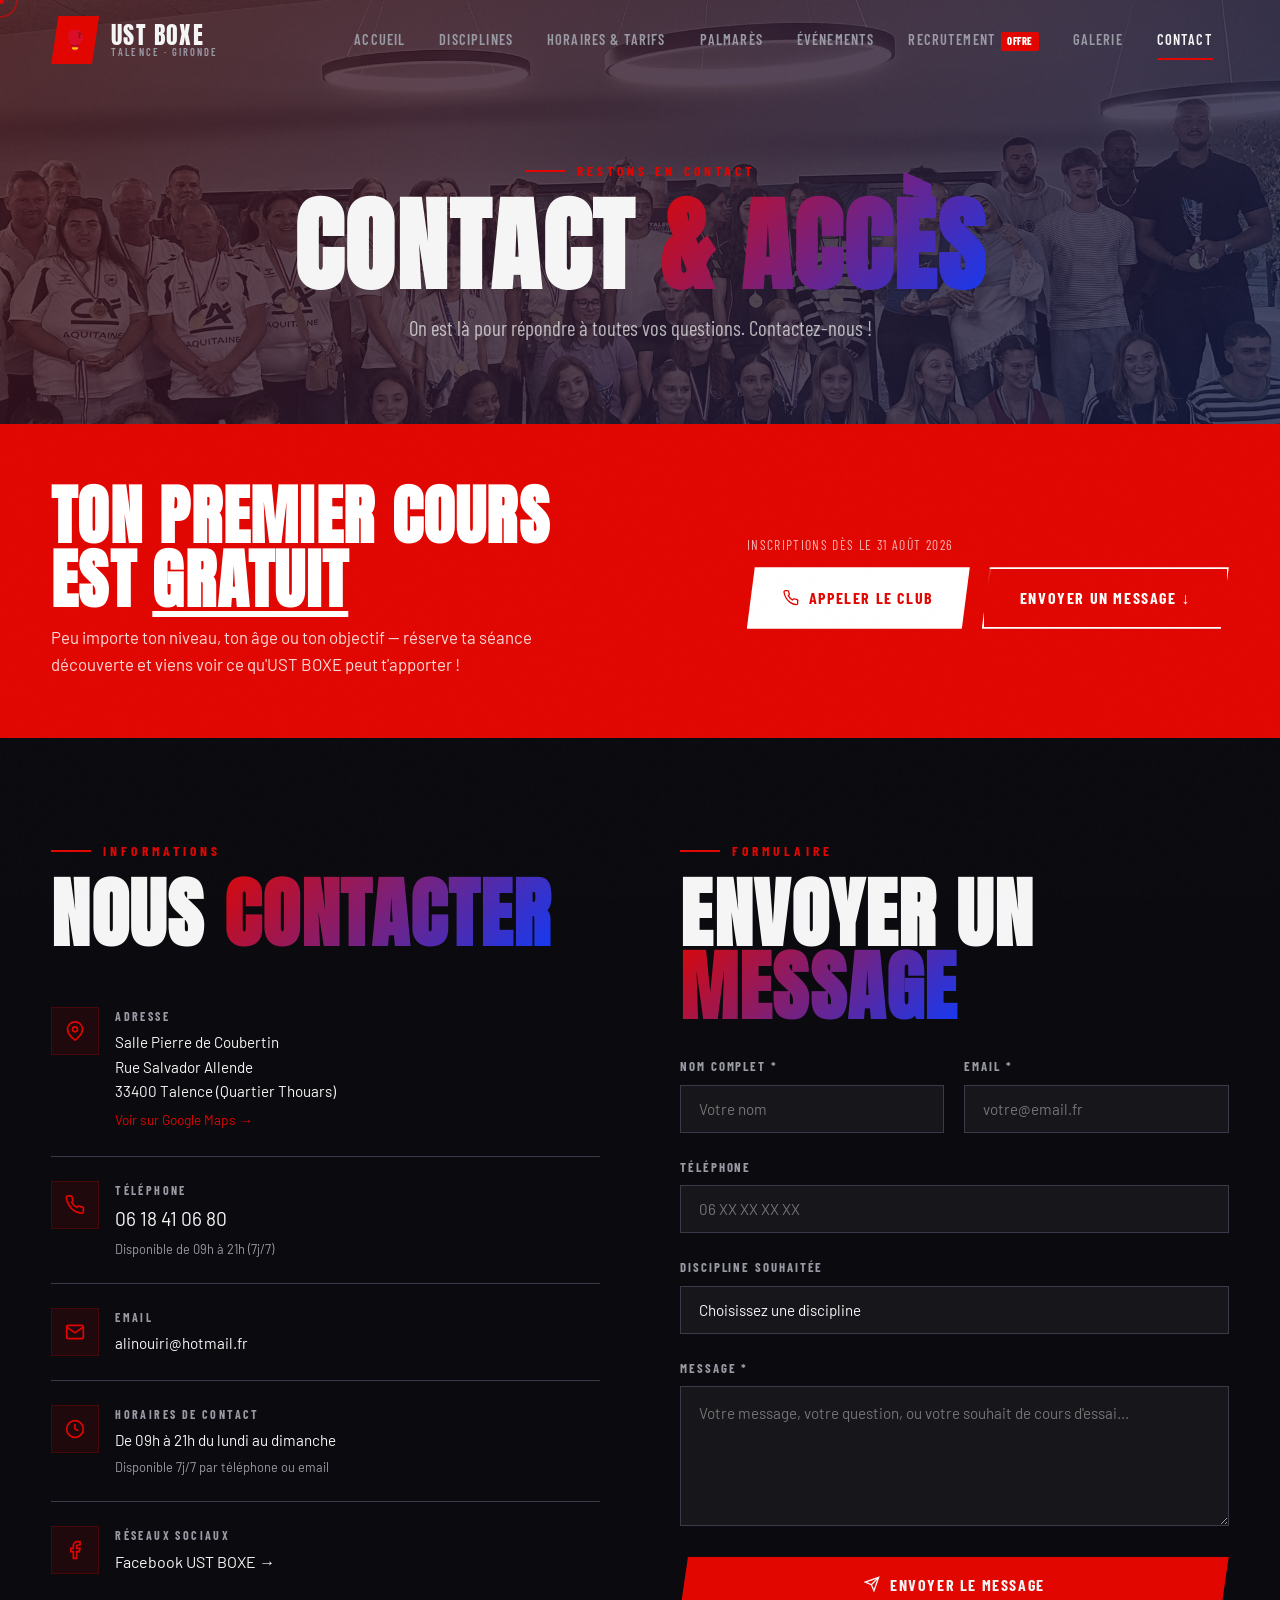
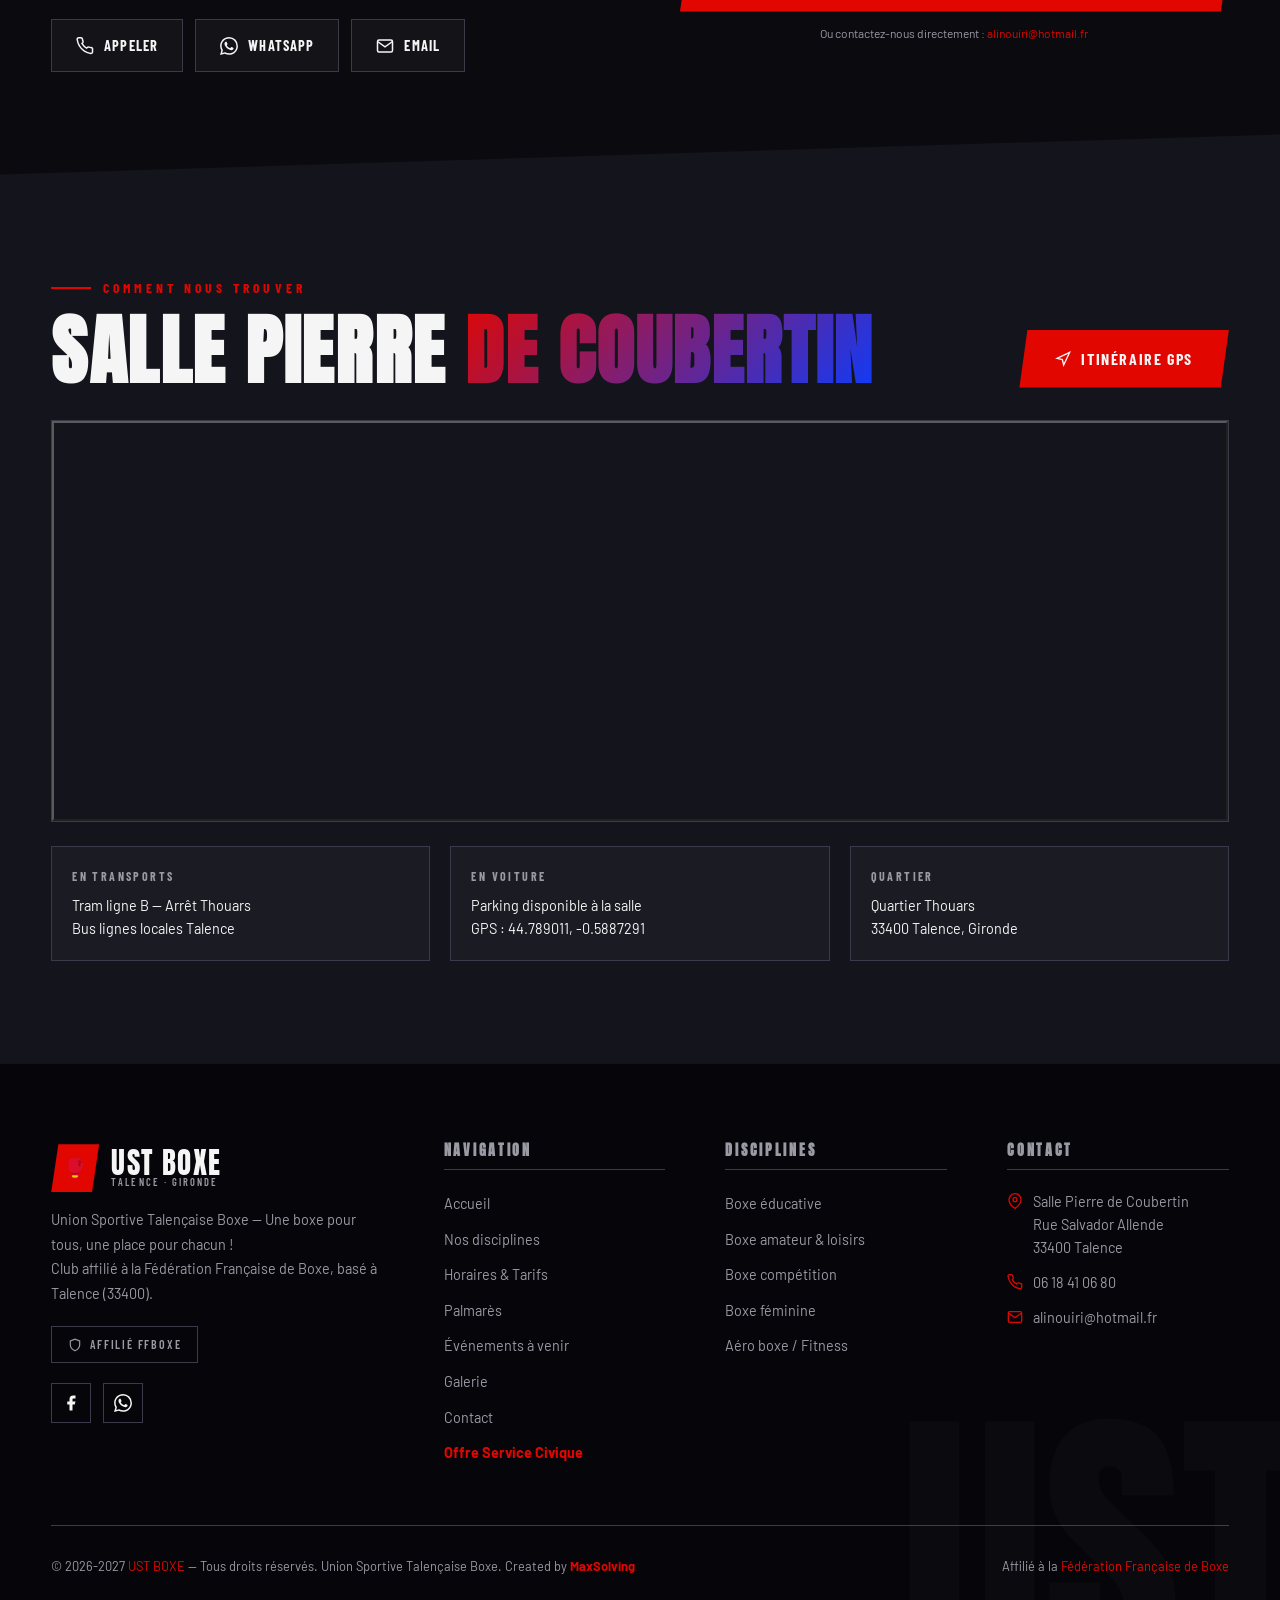
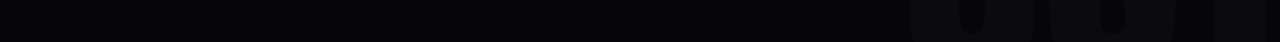
<file: pages/contact.html>
<!DOCTYPE html>
<html lang="fr">
<head>
  <meta charset="UTF-8" />
  <meta name="viewport" content="width=device-width, initial-scale=1.0" />
  <title>Contact & Accès — UST BOXE Talence | Cours d'essai gratuit</title>
  <meta name="description" content="Contactez l'UST BOXE à Talence. Salle Pierre de Coubertin, Rue Salvador Allende, 33400 Talence. Tél : 06 18 41 06 80. Cours d'essai gratuit pour toutes les disciplines." />
  <link rel="canonical" href="https://ustboxe.com/pages/contact.html" />

  <!-- Google Search Console -->
  <meta name="google-site-verification" content="emSCaizssuMlRhG8mFCq4hfzoEimE7E72ita9gjWyFc" />

  <!-- Google Analytics (Google Tag Manager) -->
  <script async src="https://www.googletagmanager.com/gtm.js?id=GTM-T3TFX2TP"></script>
  <script>
    window.dataLayer = window.dataLayer || [];
    function gtag(){dataLayer.push(arguments);}
    gtag('js', new Date());
  </script>

  <!-- PWA & Mobile Icons -->
  <link rel="manifest" href="../manifest.webmanifest" />
  <meta name="theme-color" content="#e10600" />
  <meta name="apple-mobile-web-app-capable" content="yes" />
  <meta name="apple-mobile-web-app-status-bar-style" content="black-translucent" />
  <meta name="apple-mobile-web-app-title" content="UST BOXE" />
  <link rel="apple-touch-icon" href="../assets/img/apple-touch-icon.png" />
  <link rel="icon" type="image/png" sizes="32x32" href="../assets/img/favicon-32.png" />
  <meta property="og:title" content="Contact — UST BOXE Talence" />
  <meta property="og:image" content="../assets/img/equipe.jpg" />
  <link rel="icon" href="data:image/svg+xml,<svg xmlns='http://www.w3.org/2000/svg' viewBox='0 0 100 100'><text y='.9em' font-size='90'>🥊</text></svg>" />
  <link rel="preconnect" href="https://fonts.googleapis.com" />
  <link rel="preconnect" href="https://fonts.gstatic.com" crossorigin />
  <link rel="stylesheet" href="../assets/css/main.css" />
  <style>
    .contact-quick-btns {
      display: flex;
      gap: 12px;
      flex-wrap: wrap;
      margin-top: 20px;
    }
    .contact-quick-btn {
      display: inline-flex;
      align-items: center;
      gap: 10px;
      padding: 14px 24px;
      font-family: var(--font-sub);
      font-size: 0.9rem;
      font-weight: 700;
      letter-spacing: 0.08em;
      text-transform: uppercase;
      border: 1px solid var(--gris-dark);
      color: var(--blanc);
      background: rgba(255,255,255,0.04);
      transition: all 0.2s;
      text-decoration: none;
    }
    .contact-quick-btn:hover {
      border-color: var(--rouge);
      background: rgba(225,6,0,0.1);
      color: var(--rouge);
    }
    .contact-quick-btn svg { width: 18px; height: 18px; flex-shrink: 0; }
    .contact-quick-btn.whatsapp:hover { border-color: #25D366; background: rgba(37,211,102,0.1); color: #25D366; }

    .form-row { display: grid; grid-template-columns: 1fr 1fr; gap: 20px; }
    @media (max-width:600px) { .form-row { grid-template-columns: 1fr; } }
    @media (max-width:768px) { .contact-grid { grid-template-columns:1fr; gap:40px; } }

    /* Essai section highlight */
    #essai {
      scroll-margin-top: 100px;
    }
    @keyframes spin {
      from { transform: rotate(0deg); }
      to { transform: rotate(360deg); }
    }
  </style>
</head>
<body>
  <div id="header-placeholder"></div>

  <main id="main-content">

    <!-- ══ PAGE HERO ══ -->
    <section class="page-hero" aria-label="Contact UST BOXE">
      <img src="../assets/img/equipe.jpg" alt="Équipe UST BOXE Talence" class="page-hero-img" width="1400" height="500" loading="eager" />
      <div class="page-hero-content container">
        <div class="section-label" style="justify-content:center;">Restons en contact</div>
        <h1>Contact <span class="grad-text">&amp; Accès</span></h1>
        <p style="color:rgba(245,245,245,0.7); font-size:clamp(1rem,1.8vw,1.3rem); max-width:500px; margin:16px auto 0; font-family:var(--font-sub);">
          On est là pour répondre à toutes vos questions. Contactez-nous !
        </p>
      </div>
    </section>

    <!-- ══ ESSAI GRATUIT HIGHLIGHT ══ -->
    <section id="essai" style="padding:60px 0; background:var(--rouge);" aria-label="Cours d'essai gratuit">
      <div class="container" style="display:flex; align-items:center; gap:40px; flex-wrap:wrap; justify-content:space-between;">
        <div>
          <h2 style="font-size:clamp(2rem,5vw,4rem); color:white; line-height:1;">Ton premier cours<br>est <u>GRATUIT</u></h2>
          <p style="color:rgba(255,255,255,0.85); margin-top:12px; font-size:1.05rem; max-width:500px;">
            Peu importe ton niveau, ton âge ou ton objectif — réserve ta séance découverte et viens voir ce qu'UST BOXE peut t'apporter !
          </p>
        </div>
        <div>
          <p style="color:rgba(255,255,255,0.7); font-size:0.85rem; margin-bottom:12px; font-family:var(--font-sub); letter-spacing:0.1em; text-transform:uppercase;">Inscriptions dès le 31 août 2026</p>
          <div style="display:flex; gap:12px; flex-wrap:wrap;">
            <a href="tel:+33618410680" class="btn" style="background:white; color:var(--rouge); clip-path:polygon(8px 0%,100% 0%,calc(100% - 8px) 100%,0% 100%);" id="essai-tel-btn">
              <svg width="16" height="16" viewBox="0 0 24 24" fill="none" stroke="currentColor" stroke-width="2" aria-hidden="true"><path d="M22 16.92v3a2 2 0 0 1-2.18 2 19.79 19.79 0 0 1-8.63-3.07A19.5 19.5 0 0 1 4.69 12 19.79 19.79 0 0 1 1.61 3.38 2 2 0 0 1 3.59 1h3a2 2 0 0 1 2 1.72c.127.96.361 1.903.7 2.81a2 2 0 0 1-.45 2.11L7.91 8.5a16 16 0 0 0 6.29 6.29l.87-.87a2 2 0 0 1 2.11-.45c.907.339 1.85.573 2.81.7A2 2 0 0 1 22 16.92z"/></svg>
              Appeler le club
            </a>
            <a href="#contact-form" class="btn btn-outline" style="color:white; border-color:white;" id="essai-form-btn">
              Envoyer un message ↓
            </a>
          </div>
        </div>
      </div>
    </section>

    <!-- ══ CONTACT MAIN ══ -->
    <section class="section-pad bg-noir" id="contact-main" aria-label="Informations de contact et formulaire">
      <div class="container contact-grid">

        <!-- LEFT: Infos -->
        <div>
          <div class="section-label">Informations</div>
          <h2 data-aos="fade-up" style="margin-bottom:32px;">Nous <span class="grad-text">contacter</span></h2>

          <div class="contact-info-item">
            <div class="contact-info-icon" aria-hidden="true">
              <svg viewBox="0 0 24 24" fill="none" stroke="currentColor" stroke-width="2"><path d="M21 10c0 7-9 13-9 13s-9-6-9-13a9 9 0 0 1 18 0z"/><circle cx="12" cy="10" r="3"/></svg>
            </div>
            <div>
              <p class="contact-info-label">Adresse</p>
              <p class="contact-info-value">
                Salle Pierre de Coubertin<br />
                Rue Salvador Allende<br />
                33400 Talence (Quartier Thouars)
              </p>
              <a href="https://maps.google.com/?q=44.789011,-0.5887291" target="_blank" rel="noopener noreferrer" style="color:var(--rouge); font-size:0.85rem; margin-top:6px; display:inline-block;" id="contact-maps-link">Voir sur Google Maps →</a>
            </div>
          </div>

          <div class="contact-info-item">
            <div class="contact-info-icon" aria-hidden="true">
              <svg viewBox="0 0 24 24" fill="none" stroke="currentColor" stroke-width="2"><path d="M22 16.92v3a2 2 0 0 1-2.18 2 19.79 19.79 0 0 1-8.63-3.07A19.5 19.5 0 0 1 4.69 12 19.79 19.79 0 0 1 1.61 3.38 2 2 0 0 1 3.59 1h3a2 2 0 0 1 2 1.72c.127.96.361 1.903.7 2.81a2 2 0 0 1-.45 2.11L7.91 8.5a16 16 0 0 0 6.29 6.29l.87-.87a2 2 0 0 1 2.11-.45c.907.339 1.85.573 2.81.7A2 2 0 0 1 22 16.92z"/></svg>
            </div>
            <div>
              <p class="contact-info-label">Téléphone</p>
              <p class="contact-info-value">
                <a href="tel:+33618410680" style="font-size:1.2rem; color:var(--blanc);" id="contact-phone-link">06 18 41 06 80</a>
              </p>
              <p style="color:var(--gris); font-size:0.8rem; margin-top:4px;">Disponible de 09h à 21h (7j/7)</p>
            </div>
          </div>

          <div class="contact-info-item">
            <div class="contact-info-icon" aria-hidden="true">
              <svg viewBox="0 0 24 24" fill="none" stroke="currentColor" stroke-width="2"><path d="M4 4h16c1.1 0 2 .9 2 2v12c0 1.1-.9 2-2 2H4c-1.1 0-2-.9-2-2V6c0-1.1.9-2 2-2z"/><polyline points="22,6 12,13 2,6"/></svg>
            </div>
            <div>
              <p class="contact-info-label">Email</p>
              <p class="contact-info-value">
                <a href="mailto:alinouiri@hotmail.fr" style="color:var(--blanc);" id="contact-email-link">alinouiri@hotmail.fr</a>
              </p>
            </div>
          </div>

          <div class="contact-info-item">
            <div class="contact-info-icon" aria-hidden="true">
              <svg viewBox="0 0 24 24" fill="none" stroke="currentColor" stroke-width="2"><circle cx="12" cy="12" r="10"/><polyline points="12 6 12 12 16 14"/></svg>
            </div>
            <div>
              <p class="contact-info-label">Horaires de contact</p>
              <p class="contact-info-value">De 09h à 21h du lundi au dimanche</p>
              <p style="color:var(--gris); font-size:0.8rem; margin-top:4px;">Disponible 7j/7 par téléphone ou email</p>
            </div>
          </div>

          <div class="contact-info-item" style="border-bottom:none;">
            <div class="contact-info-icon" aria-hidden="true">
              <svg viewBox="0 0 24 24" fill="none" stroke="currentColor" stroke-width="2"><path d="M18 2h-3a5 5 0 0 0-5 5v3H7v4h3v8h4v-8h3l1-4h-4V7a1 1 0 0 1 1-1h3z"/></svg>
            </div>
            <div>
              <p class="contact-info-label">Réseaux sociaux</p>
              <a href="https://www.facebook.com/UST-BOXE-524842731004325/" target="_blank" rel="noopener noreferrer" style="color:var(--blanc); display:inline-flex; align-items:center; gap:8px;" id="contact-facebook-link">
                Facebook UST BOXE →
              </a>
            </div>
          </div>

          <!-- Quick contact buttons -->
          <div class="contact-quick-btns" aria-label="Boutons de contact rapide">
            <a href="tel:+33618410680" class="contact-quick-btn" id="quick-tel-btn">
              <svg viewBox="0 0 24 24" fill="none" stroke="currentColor" stroke-width="2" aria-hidden="true"><path d="M22 16.92v3a2 2 0 0 1-2.18 2 19.79 19.79 0 0 1-8.63-3.07A19.5 19.5 0 0 1 4.69 12 19.79 19.79 0 0 1 1.61 3.38 2 2 0 0 1 3.59 1h3a2 2 0 0 1 2 1.72c.127.96.361 1.903.7 2.81a2 2 0 0 1-.45 2.11L7.91 8.5a16 16 0 0 0 6.29 6.29l.87-.87a2 2 0 0 1 2.11-.45c.907.339 1.85.573 2.81.7A2 2 0 0 1 22 16.92z"/></svg>
              Appeler
            </a>
            <a href="https://wa.me/33618410680" target="_blank" rel="noopener noreferrer" class="contact-quick-btn whatsapp" id="quick-wa-btn">
              <svg viewBox="0 0 24 24" fill="currentColor" aria-hidden="true"><path d="M17.472 14.382c-.297-.149-1.758-.867-2.03-.967-.273-.099-.471-.148-.67.15-.197.297-.767.966-.94 1.164-.173.199-.347.223-.644.075-.297-.15-1.255-.463-2.39-1.475-.883-.788-1.48-1.761-1.653-2.059-.173-.297-.018-.458.13-.606.134-.133.298-.347.446-.52.149-.174.198-.298.298-.497.099-.198.05-.371-.025-.52-.075-.149-.669-1.612-.916-2.207-.242-.579-.487-.5-.669-.51-.173-.008-.371-.01-.57-.01-.198 0-.52.074-.792.372-.272.297-1.04 1.016-1.04 2.479 0 1.462 1.065 2.875 1.213 3.074.149.198 2.096 3.2 5.077 4.487.709.306 1.262.489 1.694.625.712.227 1.36.195 1.871.118.571-.085 1.758-.719 2.006-1.413.248-.694.248-1.289.173-1.413-.074-.124-.272-.198-.57-.347m-5.421 7.403h-.004a9.87 9.87 0 0 1-5.031-1.378l-.361-.214-3.741.982.998-3.648-.235-.374a9.86 9.86 0 0 1-1.51-5.26c.001-5.45 4.436-9.884 9.888-9.884 2.64 0 5.122 1.03 6.988 2.898a9.825 9.825 0 0 1 2.893 6.994c-.003 5.45-4.437 9.884-9.885 9.884m8.413-18.297A11.815 11.815 0 0 0 12.05 0C5.495 0 .16 5.335.157 11.892c0 2.096.547 4.142 1.588 5.945L.057 24l6.305-1.654a11.882 11.882 0 0 0 5.683 1.448h.005c6.554 0 11.89-5.335 11.893-11.893a11.821 11.821 0 0 0-3.48-8.413Z"/></svg>
              WhatsApp
            </a>
            <a href="mailto:alinouiri@hotmail.fr" class="contact-quick-btn" id="quick-mail-btn">
              <svg viewBox="0 0 24 24" fill="none" stroke="currentColor" stroke-width="2" aria-hidden="true"><path d="M4 4h16c1.1 0 2 .9 2 2v12c0 1.1-.9 2-2 2H4c-1.1 0-2-.9-2-2V6c0-1.1.9-2 2-2z"/><polyline points="22,6 12,13 2,6"/></svg>
              Email
            </a>
          </div>
        </div>

        <!-- RIGHT: FORM -->
        <div id="contact-form">
          <div class="section-label">Formulaire</div>
          <h2 data-aos="fade-up" style="margin-bottom:32px;">Envoyer un <span class="grad-text">message</span></h2>

          <!-- Formulaire connecté au Webhook n8n -->
          <form
            id="contact-form-el"
            action="https://n8n.deposark.com/webhook/13fa07ab-bc43-4474-bad8-d229d280d611"
            method="POST"
            aria-label="Formulaire de contact UST BOXE"
            novalidate
          >
            <div class="form-row">
              <div class="form-group">
                <label class="form-label" for="contact-nom">Nom complet *</label>
                <input
                  type="text"
                  id="contact-nom"
                  name="nom"
                  class="form-input"
                  placeholder="Votre nom"
                  required
                  autocomplete="name"
                />
              </div>
              <div class="form-group">
                <label class="form-label" for="contact-email">Email *</label>
                <input
                  type="email"
                  id="contact-email"
                  name="email"
                  class="form-input"
                  placeholder="votre@email.fr"
                  required
                  autocomplete="email"
                />
              </div>
            </div>

            <div class="form-group">
              <label class="form-label" for="contact-tel">Téléphone</label>
              <input
                type="tel"
                id="contact-tel"
                name="telephone"
                class="form-input"
                placeholder="06 XX XX XX XX"
                autocomplete="tel"
              />
            </div>

            <div class="form-group">
              <label class="form-label" for="contact-discipline">Discipline souhaitée</label>
              <select id="contact-discipline" name="discipline" class="form-select">
                <option value="" disabled selected>Choisissez une discipline</option>
                <option value="boxe-educative">Boxe éducative (6-13 ans)</option>
                <option value="boxe-loisir">Boxe amateur / Loisir (dès 13 ans)</option>
                <option value="boxe-competition">Boxe compétition</option>
                <option value="boxe-feminine">Boxe féminine</option>
                <option value="aeroboxe">Aéroboxe / Fitness boxe</option>
                <option value="sans-preference">Sans préférence / Je découvre</option>
              </select>
            </div>

            <div class="form-group">
              <label class="form-label" for="contact-message">Message *</label>
              <textarea
                id="contact-message"
                name="message"
                class="form-textarea"
                placeholder="Votre message, votre question, ou votre souhait de cours d'essai..."
                required
              ></textarea>
            </div>

            <!-- Honeypot anti-spam -->
            <input type="text" name="_gotcha" style="display:none;" tabindex="-1" autocomplete="off" aria-hidden="true" />
            <input type="hidden" name="_subject" value="Nouveau message UST BOXE" />
            <input type="hidden" name="_next" value="merci.html" />

            <button type="submit" class="btn btn-rouge" style="width:100%; justify-content:center; padding:18px;" id="contact-submit-btn">
              <svg width="16" height="16" viewBox="0 0 24 24" fill="none" stroke="currentColor" stroke-width="2" aria-hidden="true"><line x1="22" y1="2" x2="11" y2="13"/><polygon points="22 2 15 22 11 13 2 9 22 2"/></svg>
              Envoyer le message
            </button>

            <p style="font-size:0.75rem; color:var(--gris); margin-top:12px; text-align:center;">
              Ou contactez-nous directement :
              <a href="mailto:alinouiri@hotmail.fr" style="color:var(--rouge);">alinouiri@hotmail.fr</a>
            </p>
          </form>
        </div>
      </div>
    </section>

    <!-- ══ MAP ══ -->
    <section class="section-pad bg-anthracite clip-top" id="carte" aria-label="Carte et accès">
      <div class="container">
        <div class="section-label">Comment nous trouver</div>
        <div style="display:flex; justify-content:space-between; align-items:flex-end; flex-wrap:wrap; gap:16px; margin-bottom:32px;">
          <h2 data-aos="fade-up">Salle Pierre <span class="grad-text">de Coubertin</span></h2>
          <a href="https://www.google.com/maps/dir/?api=1&destination=44.789011,-0.5887291" target="_blank" rel="noopener noreferrer" class="btn btn-rouge" id="contact-itineraire-btn">
            <svg width="16" height="16" viewBox="0 0 24 24" fill="none" stroke="currentColor" stroke-width="2" aria-hidden="true"><path d="M3 11l19-9-9 19-2-8-8-2z"/></svg>
            Itinéraire GPS
          </a>
        </div>

        <div class="map-container" data-aos="fade-up" data-aos-delay="100">
          <iframe
            src="https://www.google.com/maps/embed?pb=!1m18!1m12!1m3!1d2831.7!2d-0.5887291!3d44.789011!2m3!1f0!2f0!3f0!3m2!1i1024!2i768!4f13.1!3m3!1m2!1s0x0%3A0x0!2zNDTCsDQ3JzIwLjQiTiAwwrAzNScxOS40Ilc!5e0!3m2!1sfr!2sfr!4v1234567890"
            allowfullscreen=""
            loading="lazy"
            referrerpolicy="no-referrer-when-downgrade"
            title="Carte - Salle Pierre de Coubertin, Rue Salvador Allende, 33400 Talence"
            aria-label="Carte Google Maps - Salle Pierre de Coubertin Talence"
          ></iframe>
        </div>

        <div style="margin-top:24px; display:grid; grid-template-columns:repeat(auto-fit,minmax(200px,1fr)); gap:20px;" data-aos="fade-up" data-aos-delay="150">
          <div style="padding:20px; background:rgba(255,255,255,0.03); border:1px solid var(--gris-dark);">
            <p style="font-family:var(--font-sub); font-size:0.75rem; font-weight:700; letter-spacing:0.2em; color:var(--gris); text-transform:uppercase; margin-bottom:8px;">En transports</p>
            <p style="font-size:0.9rem; color:var(--blanc);">Tram ligne B — Arrêt Thouars<br>Bus lignes locales Talence</p>
          </div>
          <div style="padding:20px; background:rgba(255,255,255,0.03); border:1px solid var(--gris-dark);">
            <p style="font-family:var(--font-sub); font-size:0.75rem; font-weight:700; letter-spacing:0.2em; color:var(--gris); text-transform:uppercase; margin-bottom:8px;">En voiture</p>
            <p style="font-size:0.9rem; color:var(--blanc);">Parking disponible à la salle<br>GPS : 44.789011, -0.5887291</p>
          </div>
          <div style="padding:20px; background:rgba(255,255,255,0.03); border:1px solid var(--gris-dark);">
            <p style="font-family:var(--font-sub); font-size:0.75rem; font-weight:700; letter-spacing:0.2em; color:var(--gris); text-transform:uppercase; margin-bottom:8px;">Quartier</p>
            <p style="font-size:0.9rem; color:var(--blanc);">Quartier Thouars<br>33400 Talence, Gironde</p>
          </div>
        </div>
      </div>
    </section>

  </main>

  <div id="footer-placeholder"></div>

  <script src="../assets/js/main.js" defer></script>
  <script>
    document.addEventListener('DOMContentLoaded', () => {
      const form = document.getElementById('contact-form-el');
      const submitBtn = document.getElementById('contact-submit-btn');
      if (!form) return;

      form.addEventListener('submit', async (e) => {
        e.preventDefault();

        const nomInput = document.getElementById('contact-nom');
        const emailInput = document.getElementById('contact-email');
        const telInput = document.getElementById('contact-tel');
        const discSelect = document.getElementById('contact-discipline');
        const messageInput = document.getElementById('contact-message');

        const nom = nomInput ? nomInput.value.trim() : '';
        const email = emailInput ? emailInput.value.trim() : '';
        const tel = (telInput && telInput.value.trim()) ? telInput.value.trim() : 'Non renseigné';
        const discipline = (discSelect && discSelect.selectedIndex > 0) 
          ? discSelect.options[discSelect.selectedIndex].text 
          : 'Non précisée';
        const message = messageInput ? messageInput.value.trim() : '';

        if (!nom || !email || !message) {
          alert('Merci de remplir les champs obligatoires (Nom, Email, Message).');
          return;
        }

        const originalBtnHtml = submitBtn.innerHTML;
        submitBtn.disabled = true;
        submitBtn.style.opacity = '0.75';
        submitBtn.innerHTML = `
          <svg width="18" height="18" viewBox="0 0 24 24" fill="none" stroke="currentColor" stroke-width="2.5" style="animation:spin 1s linear infinite;" aria-hidden="true">
            <circle cx="12" cy="12" r="10" stroke-opacity="0.25"></circle>
            <path d="M12 2a10 10 0 0 1 10 10" stroke-opacity="1"></path>
          </svg>
          <span style="margin-left:8px;">Envoi en cours...</span>
        `;

        const now = new Date();
        const dateStr = now.toLocaleDateString('fr-FR', {
          timeZone: 'Europe/Paris',
          weekday: 'long',
          year: 'numeric',
          month: 'long',
          day: 'numeric',
          hour: '2-digit',
          minute: '2-digit'
        });

        const payload = {
          date: dateStr,
          nom: nom,
          email: email,
          telephone: tel,
          discipline: discipline,
          sujet: `Demande de contact - ${discipline}`,
          message: message,
          source: 'Site Web UST BOXE Talence (ustboxe.com)'
        };

        const WEBHOOK_URL = 'https://n8n.deposark.com/webhook/13fa07ab-bc43-4474-bad8-d229d280d611';

        try {
          const response = await fetch(WEBHOOK_URL, {
            method: 'POST',
            headers: {
              'Content-Type': 'application/json; charset=UTF-8',
              'Accept': 'application/json'
            },
            body: JSON.stringify(payload)
          });

          if (response.ok) {
            window.location.href = 'merci.html';
          } else {
            throw new Error(`Statut HTTP: ${response.status}`);
          }
        } catch (error) {
          console.error('Erreur envoi webhook n8n:', error);
          const confirmMailto = confirm(
            "Le formulaire n'a pas pu joindre le serveur n8n (vérifiez que le workflow est activé dans n8n).\n\nSouhaitez-vous basculer sur l'envoi par email direct ?"
          );
          if (confirmMailto) {
            const body = encodeURIComponent(
              `Date: ${dateStr}\nNom: ${nom}\nEmail: ${email}\nTéléphone: ${tel}\nDiscipline: ${discipline}\n\nMessage:\n${message}`
            );
            const subject = encodeURIComponent(`Demande de contact UST BOXE — ${nom}`);
            window.location.href = `mailto:alinouiri@hotmail.fr,nouri.medamine1987@gmail.com?subject=${subject}&body=${body}`;
          }
          submitBtn.disabled = false;
          submitBtn.style.opacity = '1';
          submitBtn.innerHTML = originalBtnHtml;
        }
      });
    });
  </script>
</body>
</html>
</file>
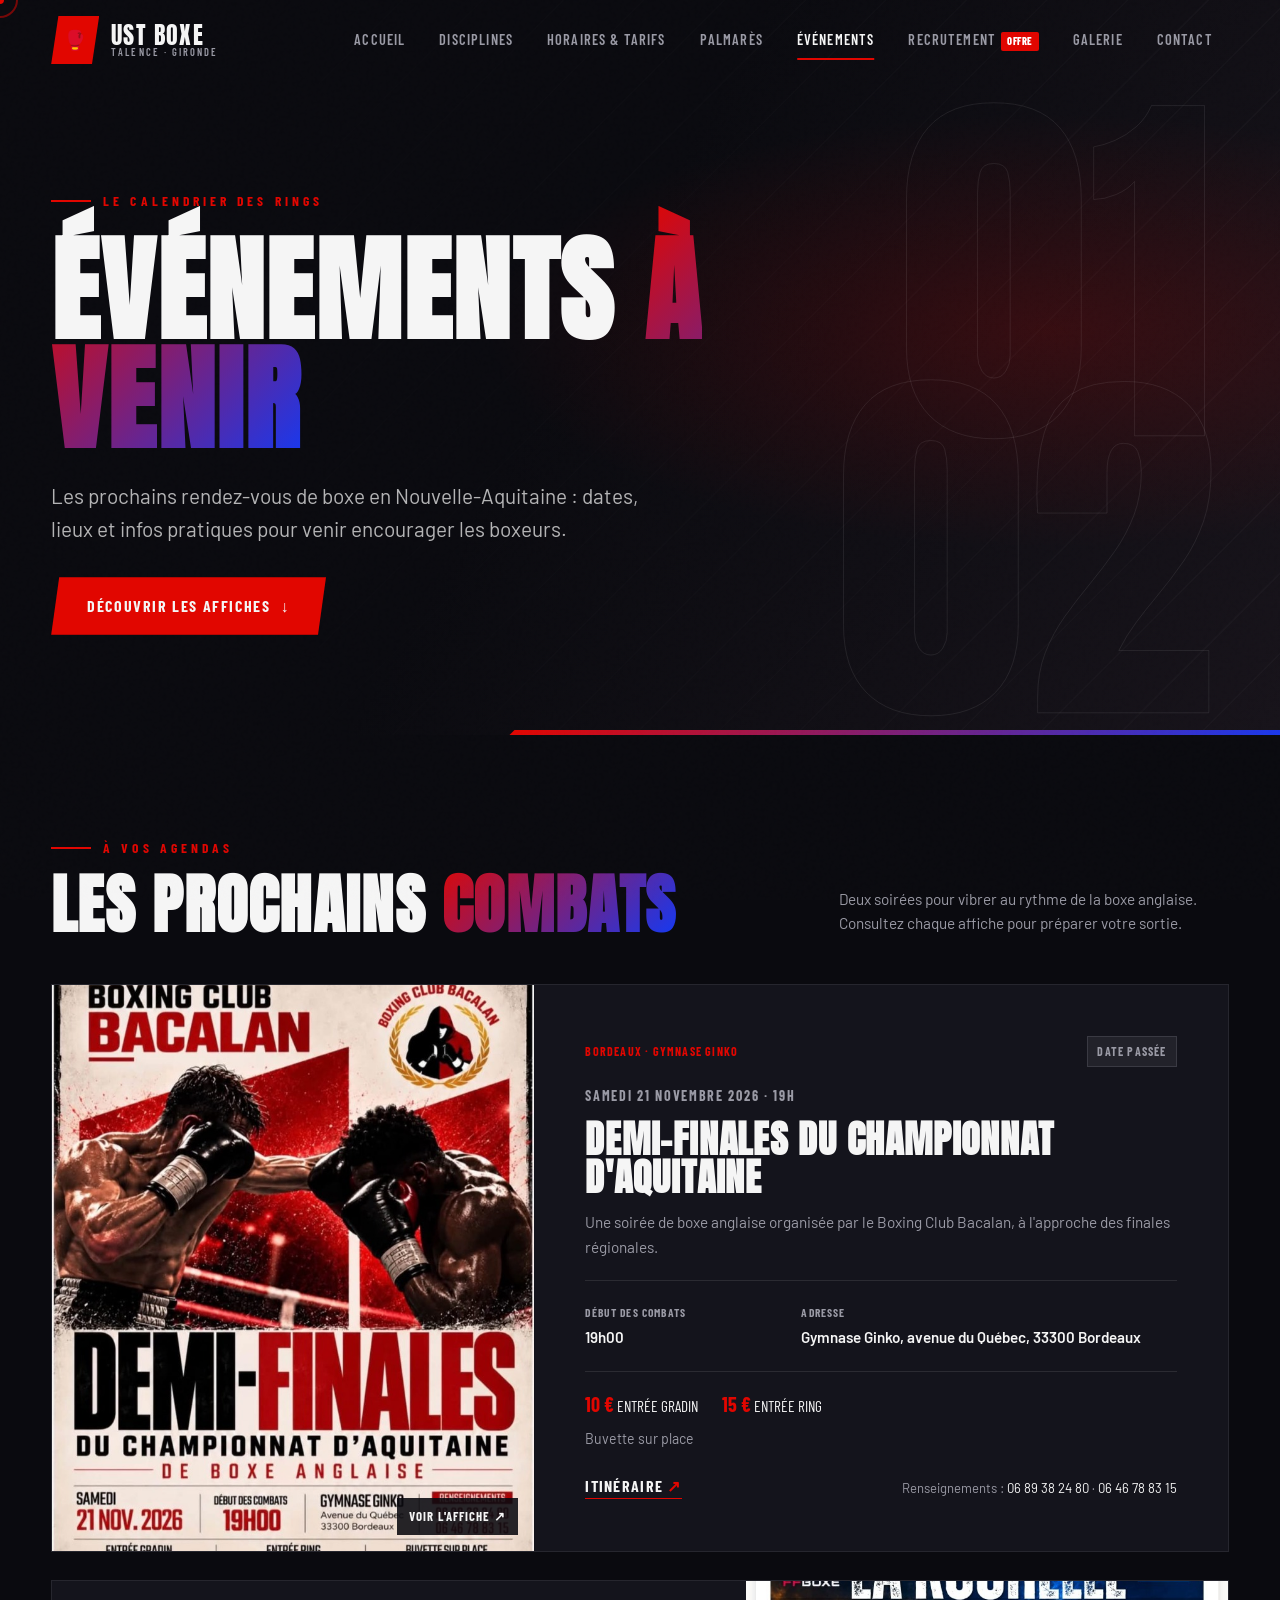
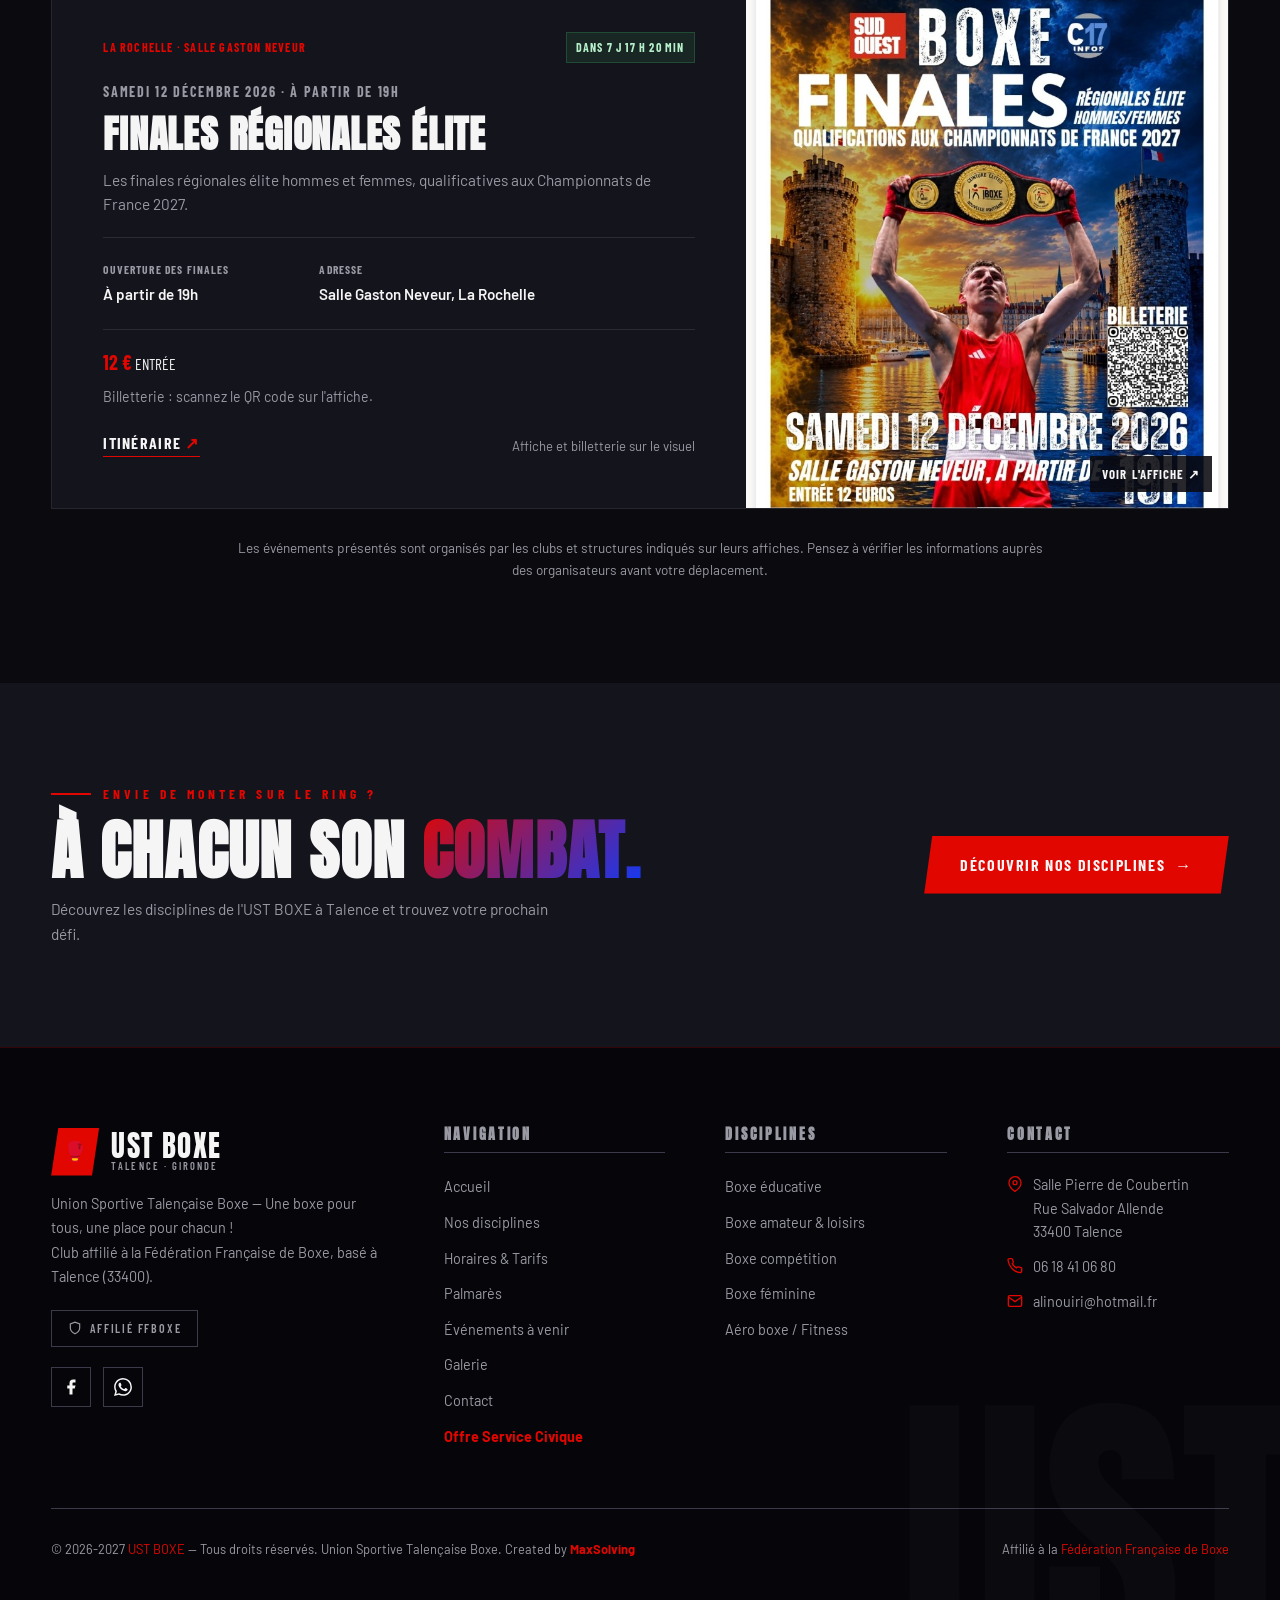
<file: pages/evenements.html>
<!DOCTYPE html>
<html lang="fr">
<head>
  <meta charset="UTF-8" />
  <meta name="viewport" content="width=device-width, initial-scale=1.0" />
  <title>Événements à venir — UST BOXE Talence | Agenda boxe</title>
  <meta name="description" content="Retrouvez les prochains rendez-vous de boxe en Nouvelle-Aquitaine : demi-finales du championnat d'Aquitaine à Bordeaux et finales régionales à La Rochelle." />
  <link rel="canonical" href="https://ustboxe.com/pages/evenements.html" />
  <meta name="theme-color" content="#e10600" />
  <meta property="og:type" content="website" />
  <meta property="og:title" content="Événements à venir — UST BOXE Talence" />
  <meta property="og:description" content="Dates, lieux, horaires et tarifs des prochains rendez-vous de boxe en Nouvelle-Aquitaine." />
  <meta property="og:url" content="https://ustboxe.com/pages/evenements.html" />
  <meta property="og:image" content="../assets/img/affiche-finales-regionales-la-rochelle-2026.jpg" />
  <link rel="manifest" href="../manifest.webmanifest" />
  <link rel="apple-touch-icon" href="../assets/img/apple-touch-icon.png" />
  <link rel="icon" type="image/png" sizes="32x32" href="../assets/img/favicon-32.png" />
  <link rel="icon" href="data:image/svg+xml,<svg xmlns='http://www.w3.org/2000/svg' viewBox='0 0 100 100'><text y='.9em' font-size='90'>🥊</text></svg>" />
  <link rel="preconnect" href="https://fonts.googleapis.com" />
  <link rel="preconnect" href="https://fonts.gstatic.com" crossorigin />
  <link rel="stylesheet" href="../assets/css/main.css" />
</head>
<body>
  <div id="header-placeholder"></div>

  <main id="main-content">
    <section class="events-hero" aria-labelledby="events-title">
      <div class="events-hero-mark" aria-hidden="true">01<br />02</div>
      <div class="container events-hero-content">
        <div class="section-label">Le calendrier des rings</div>
        <h1 id="events-title">Événements <span class="grad-text">à venir</span></h1>
        <p>Les prochains rendez-vous de boxe en Nouvelle-Aquitaine : dates, lieux et infos pratiques pour venir encourager les boxeurs.</p>
        <a href="#agenda" class="btn btn-rouge">Découvrir les affiches <span aria-hidden="true">↓</span></a>
      </div>
      <div class="events-hero-rule" aria-hidden="true"></div>
    </section>

    <section class="events-agenda section-pad bg-noir" id="agenda" aria-labelledby="agenda-title">
      <div class="container">
        <div class="events-intro">
          <div>
            <div class="section-label">À vos agendas</div>
            <h2 id="agenda-title">Les prochains <span class="grad-text">combats</span></h2>
          </div>
          <p>Deux soirées pour vibrer au rythme de la boxe anglaise. Consultez chaque affiche pour préparer votre sortie.</p>
        </div>

        <div class="events-list">
          <article class="event-card" aria-labelledby="event-bacalan-title">
            <a class="event-poster" href="../assets/img/affiche-demi-finales-aquitaine-bordeaux-2026.jpg" target="_blank" rel="noopener noreferrer" aria-label="Ouvrir l'affiche complète des demi-finales à Bordeaux">
              <img src="../assets/img/affiche-demi-finales-aquitaine-bordeaux-2026.jpg" alt="Affiche des demi-finales du championnat d'Aquitaine de boxe anglaise, samedi 21 novembre 2026 à Bordeaux" width="768" height="1664" loading="lazy" />
              <span class="event-poster-zoom">Voir l'affiche ↗</span>
            </a>
            <div class="event-content">
              <div class="event-topline">
                <span class="event-location-tag">Bordeaux · Gymnase Ginko</span>
                <span class="event-status" data-event-status>À venir</span>
              </div>
              <time class="event-date" datetime="2026-11-21T19:00:00+01:00">Samedi 21 novembre 2026 · 19h</time>
              <h3 id="event-bacalan-title">Demi-finales du championnat d'Aquitaine</h3>
              <p class="event-description">Une soirée de boxe anglaise organisée par le Boxing Club Bacalan, à l'approche des finales régionales.</p>

              <dl class="event-facts">
                <div>
                  <dt>Début des combats</dt>
                  <dd>19h00</dd>
                </div>
                <div>
                  <dt>Adresse</dt>
                  <dd>Gymnase Ginko, avenue du Québec, 33300 Bordeaux</dd>
                </div>
              </dl>

              <div class="event-prices" aria-label="Tarifs d'entrée">
                <span><strong>10 €</strong> entrée gradin</span>
                <span><strong>15 €</strong> entrée ring</span>
              </div>
              <p class="event-extra">Buvette sur place</p>

              <div class="event-actions">
                <a class="event-map-link" href="https://www.google.com/maps/search/?api=1&amp;query=Gymnase%20Ginko%2C%20avenue%20du%20Qu%C3%A9bec%2C%2033300%20Bordeaux" target="_blank" rel="noopener noreferrer">Itinéraire <span aria-hidden="true">↗</span></a>
                <span class="event-contact">Renseignements :
                  <a href="tel:+33689382480">06 89 38 24 80</a> ·
                  <a href="tel:+33646788315">06 46 78 83 15</a>
                </span>
              </div>
            </div>
          </article>

          <article class="event-card event-card-reverse" aria-labelledby="event-rochelle-title">
            <a class="event-poster" href="../assets/img/affiche-finales-regionales-la-rochelle-2026.jpg" target="_blank" rel="noopener noreferrer" aria-label="Ouvrir l'affiche complète des finales régionales à La Rochelle">
              <img src="../assets/img/affiche-finales-regionales-la-rochelle-2026.jpg" alt="Affiche des finales régionales élite hommes et femmes, samedi 12 décembre 2026 à La Rochelle" width="768" height="1003" loading="lazy" />
              <span class="event-poster-zoom">Voir l'affiche ↗</span>
            </a>
            <div class="event-content">
              <div class="event-topline">
                <span class="event-location-tag">La Rochelle · Salle Gaston Neveur</span>
                <span class="event-status" data-event-status>À venir</span>
              </div>
              <time class="event-date" datetime="2026-12-12T19:00:00+01:00">Samedi 12 décembre 2026 · à partir de 19h</time>
              <h3 id="event-rochelle-title">Finales régionales élite</h3>
              <p class="event-description">Les finales régionales élite hommes et femmes, qualificatives aux Championnats de France 2027.</p>

              <dl class="event-facts">
                <div>
                  <dt>Ouverture des finales</dt>
                  <dd>À partir de 19h</dd>
                </div>
                <div>
                  <dt>Adresse</dt>
                  <dd>Salle Gaston Neveur, La Rochelle</dd>
                </div>
              </dl>

              <div class="event-prices" aria-label="Tarif d'entrée">
                <span><strong>12 €</strong> entrée</span>
              </div>
              <p class="event-extra">Billetterie : scannez le QR code sur l'affiche.</p>

              <div class="event-actions">
                <a class="event-map-link" href="https://www.google.com/maps/search/?api=1&amp;query=Salle%20Gaston%20Neveur%2C%20La%20Rochelle" target="_blank" rel="noopener noreferrer">Itinéraire <span aria-hidden="true">↗</span></a>
                <span class="event-contact">Affiche et billetterie sur le visuel</span>
              </div>
            </div>
          </article>
        </div>

        <p class="events-note">Les événements présentés sont organisés par les clubs et structures indiqués sur leurs affiches. Pensez à vérifier les informations auprès des organisateurs avant votre déplacement.</p>
      </div>
    </section>

    <section class="events-cta" aria-label="Découvrir l'UST BOXE">
      <div class="container events-cta-inner">
        <div>
          <div class="section-label">Envie de monter sur le ring ?</div>
          <h2>À chacun son <span class="grad-text">combat.</span></h2>
          <p>Découvrez les disciplines de l'UST BOXE à Talence et trouvez votre prochain défi.</p>
        </div>
        <a href="./disciplines.html" class="btn btn-rouge">Découvrir nos disciplines <span aria-hidden="true">→</span></a>
      </div>
    </section>
  </main>

  <div id="footer-placeholder"></div>
  <script src="../assets/js/main.js" defer></script>
  <script>
    document.addEventListener('DOMContentLoaded', () => {
      const parisDateFormatter = new Intl.DateTimeFormat('fr-CA', {
        timeZone: 'Europe/Paris',
        year: 'numeric',
        month: '2-digit',
        day: '2-digit'
      });

      const updateEventCountdowns = () => {
        const now = new Date();
        const todayInParis = parisDateFormatter.format(now);

        document.querySelectorAll('[data-event-status]').forEach((status) => {
          const eventTime = status.closest('.event-card').querySelector('time[datetime]').dateTime;
          const eventDate = new Date(eventTime);
          const eventDayInParis = parisDateFormatter.format(eventDate);
          const minutesRemaining = Math.floor((eventDate.getTime() - now.getTime()) / 60000);

          status.classList.remove('is-past');
          if (eventDayInParis < todayInParis) {
            status.textContent = 'Date passée';
            status.classList.add('is-past');
          } else if (minutesRemaining <= 0) {
            status.textContent = "Aujourd'hui";
          } else if (minutesRemaining < 60) {
            status.textContent = `Dans ${minutesRemaining} min`;
          } else {
            const days = Math.floor(minutesRemaining / 1440);
            const hours = Math.floor((minutesRemaining % 1440) / 60);
            const minutes = minutesRemaining % 60;
            const countdown = [
              days ? `${days} j` : '',
              hours ? `${hours} h` : '',
              minutes ? `${minutes} min` : ''
            ].filter(Boolean);
            status.textContent = `Dans ${countdown.join(' ')}`;
          }
        });
      };

      updateEventCountdowns();
      window.setInterval(updateEventCountdowns, 60000);
    });
  </script>
</body>
</html>
</file>
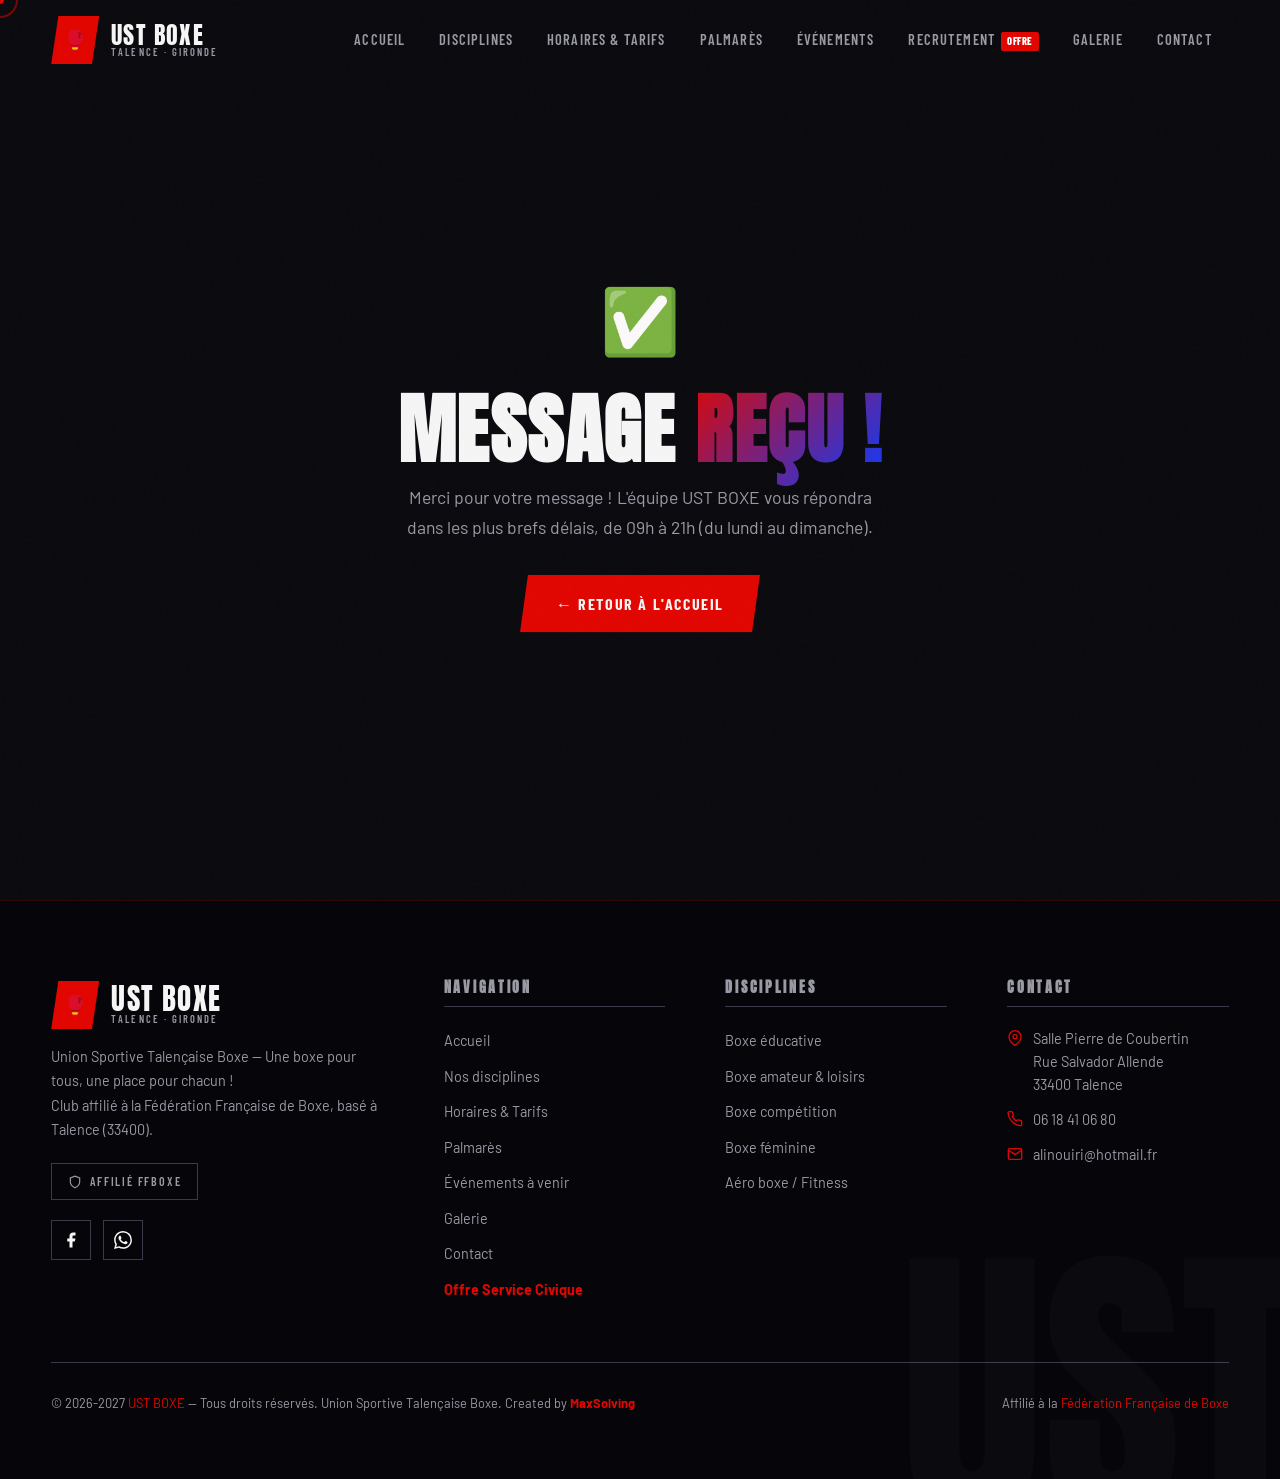
<file: pages/merci.html>
<!DOCTYPE html>
<html lang="fr">
<head>
  <meta charset="UTF-8" />
  <meta name="viewport" content="width=device-width, initial-scale=1.0" />
  <title>Message envoyé — UST BOXE Talence</title>
  <meta name="robots" content="noindex, nofollow" />

  <!-- Google Analytics (Google Tag Manager) -->
  <script async src="https://www.googletagmanager.com/gtm.js?id=GTM-T3TFX2TP"></script>
  <script>
    window.dataLayer = window.dataLayer || [];
    function gtag(){dataLayer.push(arguments);}
    gtag('js', new Date());
  </script>

  <!-- PWA & Mobile Icons -->
  <link rel="manifest" href="../manifest.webmanifest" />
  <meta name="theme-color" content="#e10600" />
  <meta name="apple-mobile-web-app-capable" content="yes" />
  <meta name="apple-mobile-web-app-status-bar-style" content="black-translucent" />
  <meta name="apple-mobile-web-app-title" content="UST BOXE" />
  <link rel="apple-touch-icon" href="../assets/img/apple-touch-icon.png" />
  <link rel="icon" type="image/png" sizes="32x32" href="../assets/img/favicon-32.png" />
  <link rel="icon" href="data:image/svg+xml,<svg xmlns='http://www.w3.org/2000/svg' viewBox='0 0 100 100'><text y='.9em' font-size='90'>🥊</text></svg>" />
  <link rel="preconnect" href="https://fonts.googleapis.com" />
  <link rel="stylesheet" href="../assets/css/main.css" />
  <style>
    .merci-section {
      min-height: 100vh;
      display: flex;
      align-items: center;
      justify-content: center;
      text-align: center;
      background: var(--noir);
      padding: 40px 20px;
    }
    .merci-icon {
      font-size: 4rem;
      margin-bottom: 24px;
      display: block;
      animation: pop 0.5s var(--ease-out) both;
    }
    @keyframes pop {
      from { transform: scale(0); opacity: 0; }
      to   { transform: scale(1); opacity: 1; }
    }
  </style>
</head>
<body>
  <div id="header-placeholder"></div>
  <section class="merci-section">
    <div>
      <span class="merci-icon" aria-hidden="true">✅</span>
      <h1 style="font-size:clamp(2.5rem,6vw,5rem); margin-bottom:16px;">Message <span class="grad-text">reçu !</span></h1>
      <p style="color:var(--gris); max-width:500px; margin:0 auto 32px; font-size:1.1rem; line-height:1.7;">
        Merci pour votre message ! L'équipe UST BOXE vous répondra dans les plus brefs délais, de 09h à 21h (du lundi au dimanche).
      </p>
      <a href="../index.html" class="btn btn-rouge" id="merci-home-btn">
        ← Retour à l'accueil
      </a>
    </div>
  </section>
  <div id="footer-placeholder"></div>
  <script src="../assets/js/main.js" defer></script>
</body>
</html>
</file>
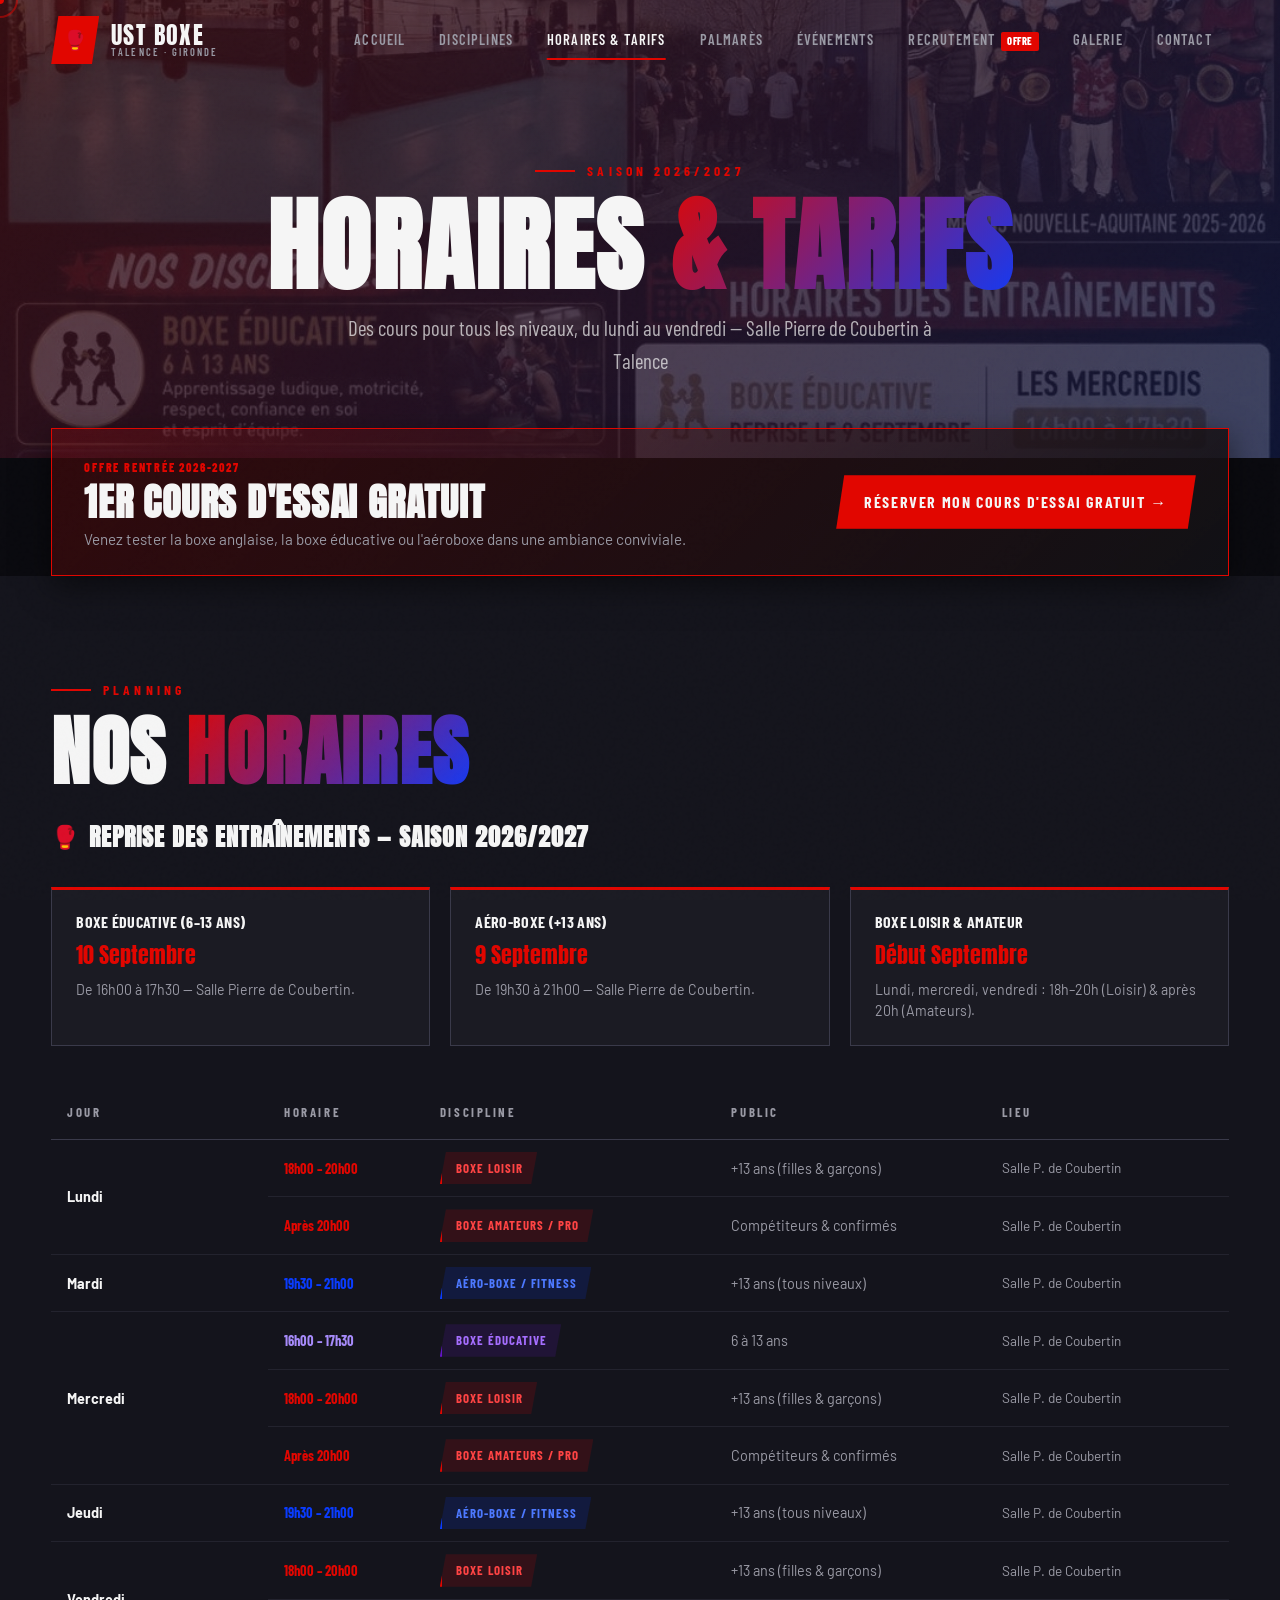
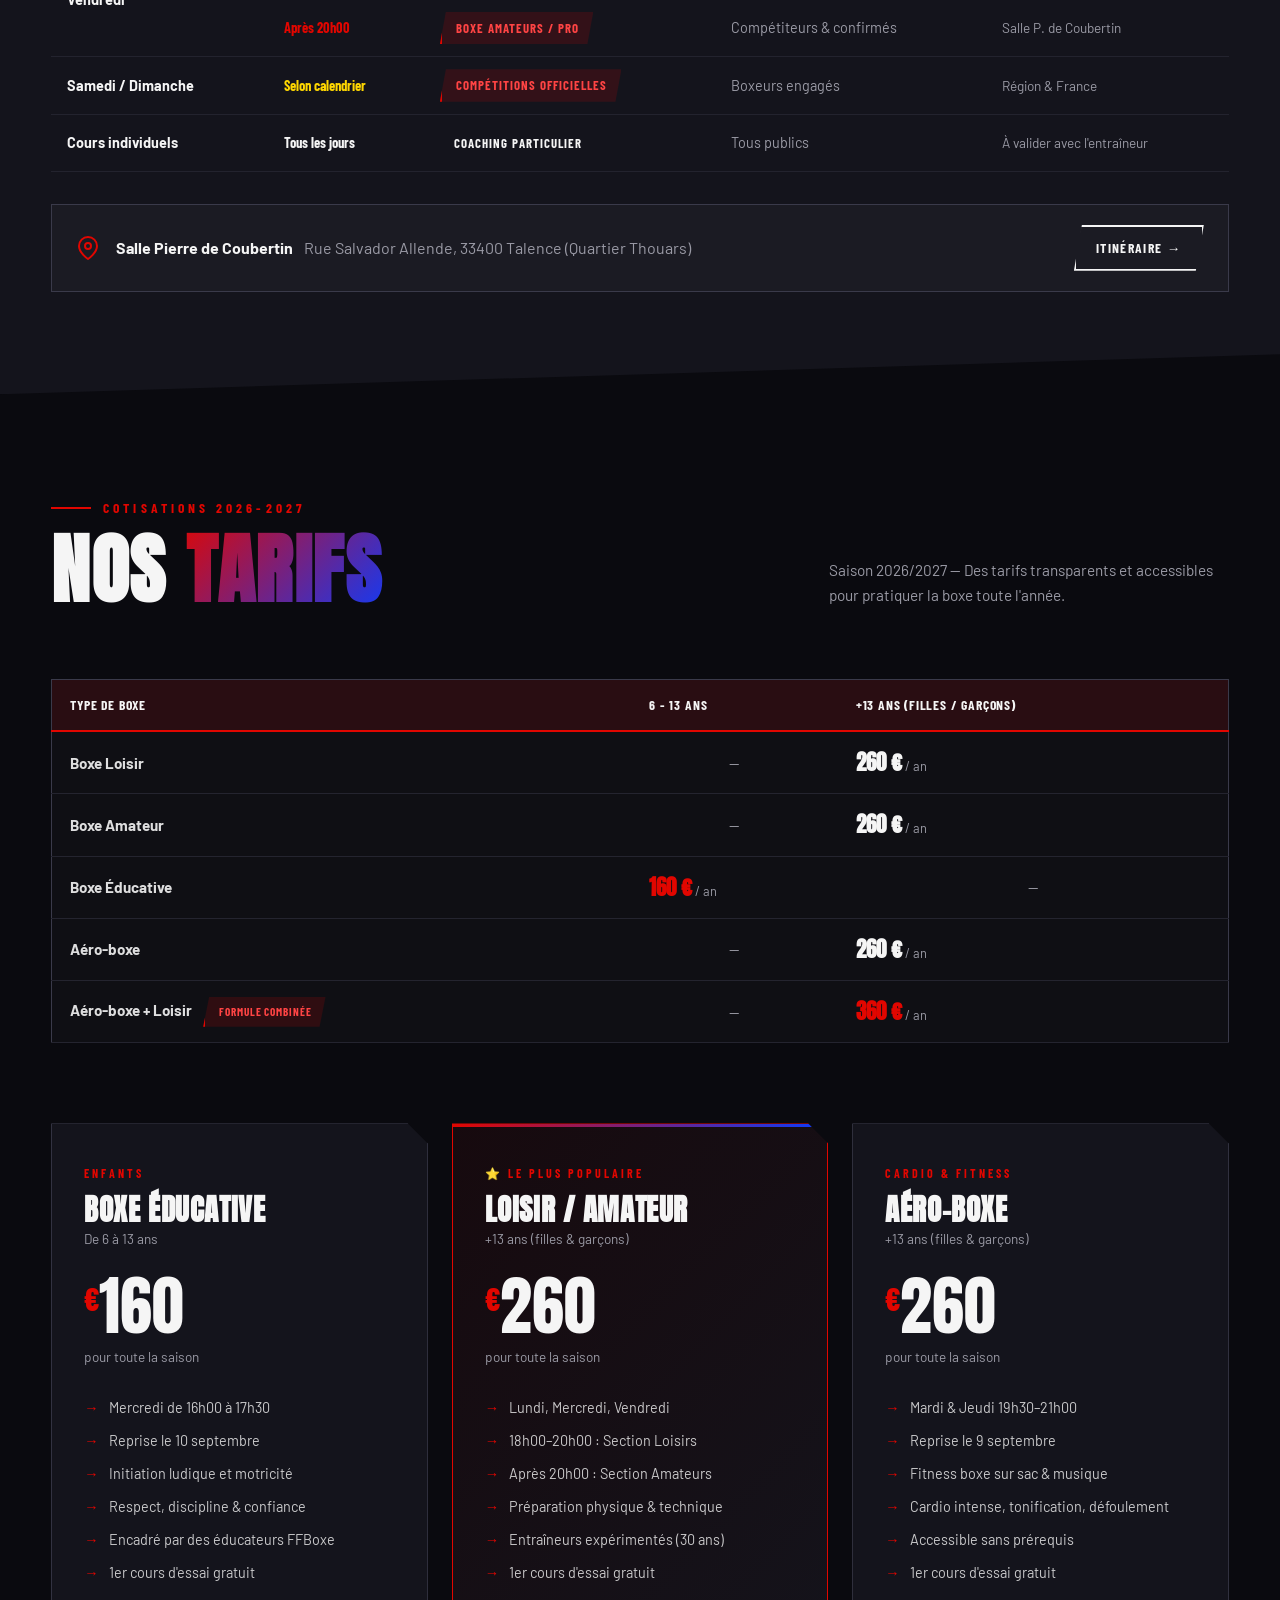
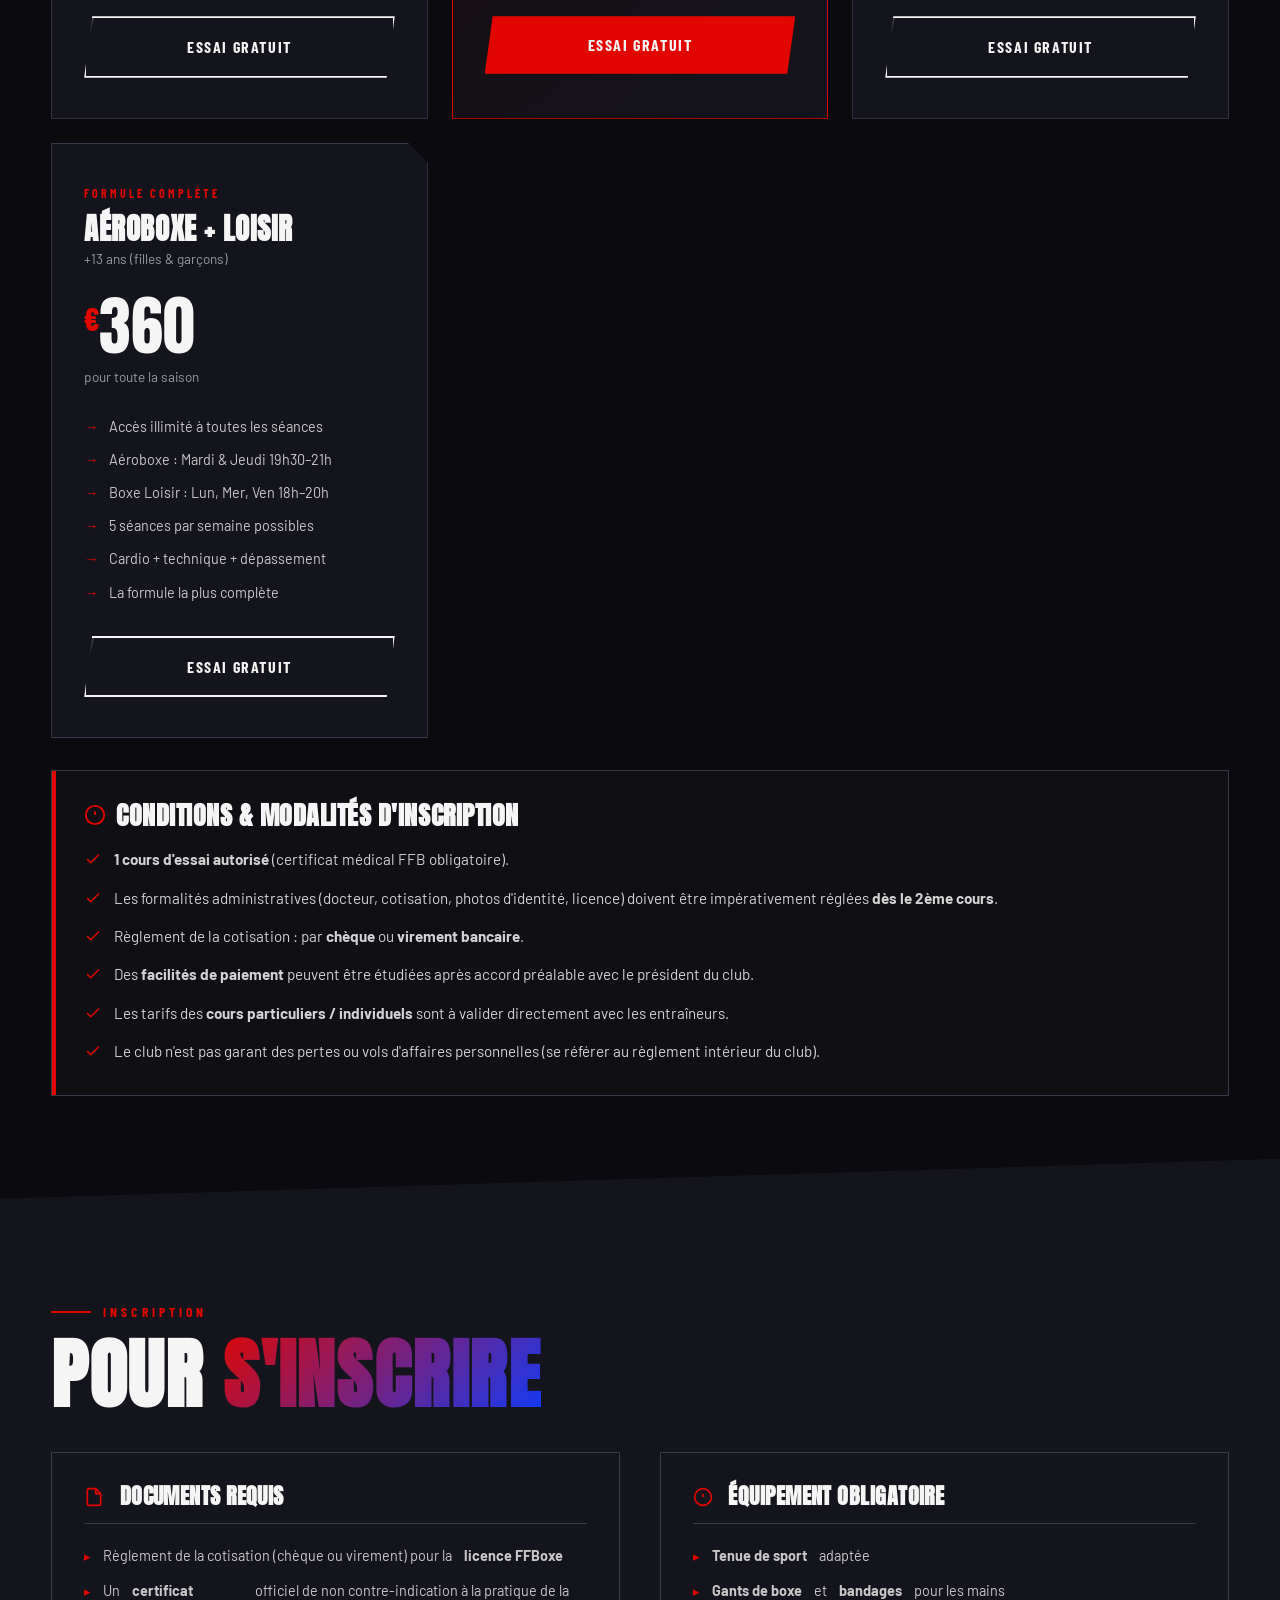
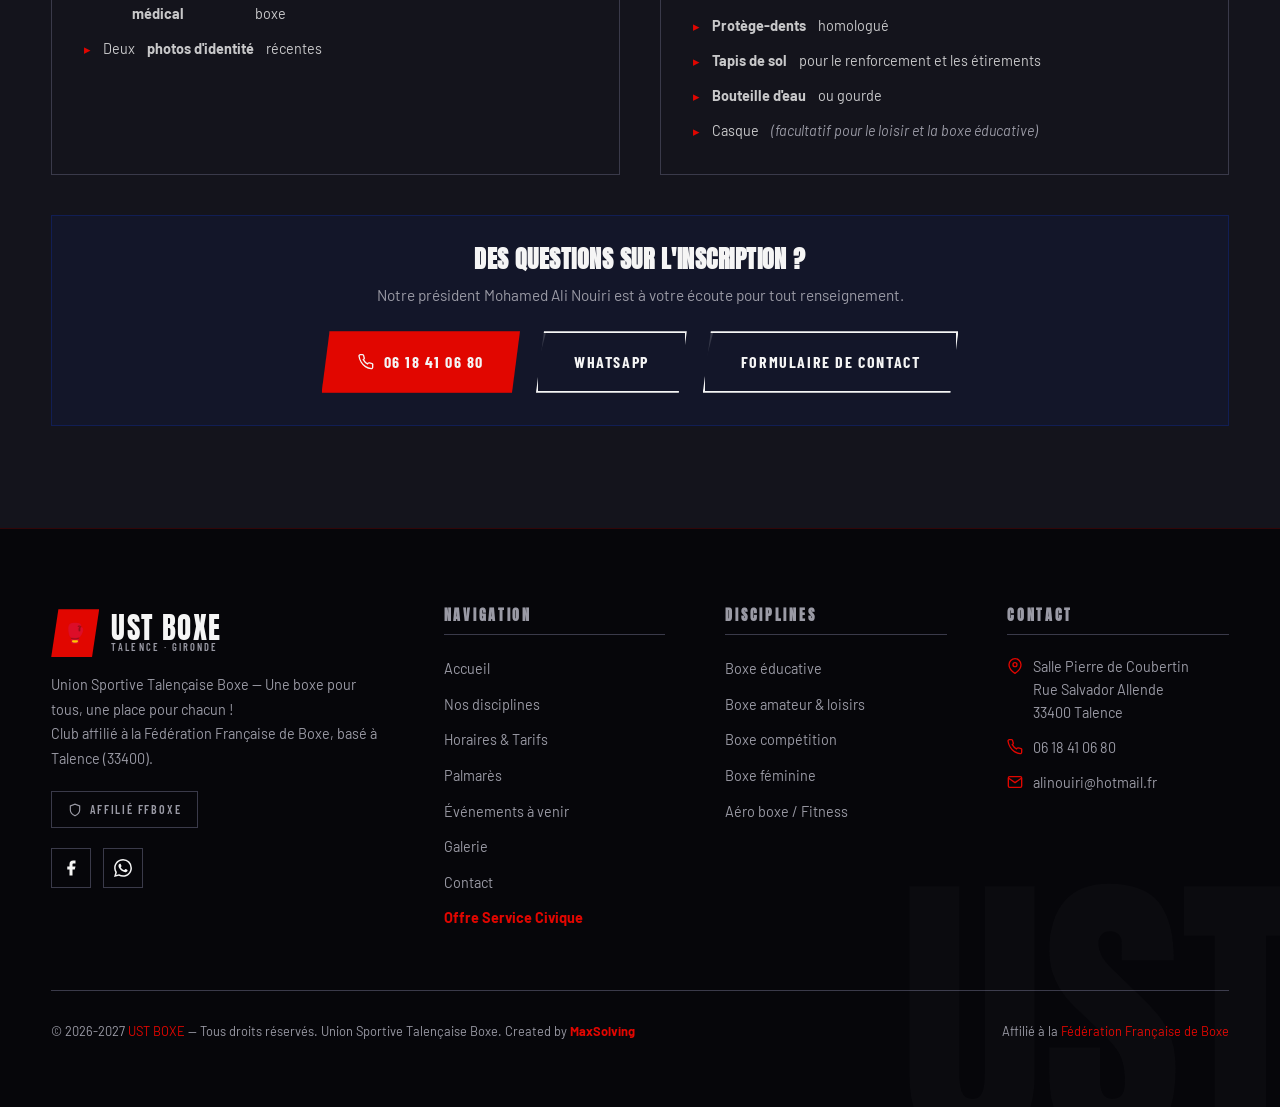
<file: pages/planning-tarifs.html>
<!DOCTYPE html>
<html lang="fr">
<head>
  <meta charset="UTF-8" />
  <meta name="viewport" content="width=device-width, initial-scale=1.0" />
  <title>Horaires & Tarifs — UST BOXE Talence | Planning & Cotisations 2026-2027</title>
  <meta name="description" content="Planning et tarifs saison 2026/2027 d'UST BOXE Talence : boxe éducative le mercredi (160€), boxe loisir & amateur lundi/mercredi/vendredi (260€), aéroboxe (260€). 1er cours d'essai gratuit !" />
  <link rel="canonical" href="https://ustboxe.com/pages/planning-tarifs.html" />

  <!-- Google Search Console -->
  <meta name="google-site-verification" content="emSCaizssuMlRhG8mFCq4hfzoEimE7E72ita9gjWyFc" />

  <!-- Google Analytics (Google Tag Manager) -->
  <script async src="https://www.googletagmanager.com/gtm.js?id=GTM-T3TFX2TP"></script>
  <script>
    window.dataLayer = window.dataLayer || [];
    function gtag(){dataLayer.push(arguments);}
    gtag('js', new Date());
  </script>

  <!-- PWA & Mobile Icons -->
  <link rel="manifest" href="../manifest.webmanifest" />
  <meta name="theme-color" content="#e10600" />
  <meta name="apple-mobile-web-app-capable" content="yes" />
  <meta name="apple-mobile-web-app-status-bar-style" content="black-translucent" />
  <meta name="apple-mobile-web-app-title" content="UST BOXE" />
  <link rel="apple-touch-icon" href="../assets/img/apple-touch-icon.png" />
  <link rel="icon" type="image/png" sizes="32x32" href="../assets/img/favicon-32.png" />
  <link rel="icon" href="data:image/svg+xml,<svg xmlns='http://www.w3.org/2000/svg' viewBox='0 0 100 100'><text y='.9em' font-size='90'>🥊</text></svg>" />

  <!-- Open Graph -->
  <meta property="og:type" content="website" />
  <meta property="og:title" content="Horaires & Tarifs — UST BOXE Talence | Saison 2026-2027" />
  <meta property="og:description" content="Consultez le planning hebdomadaire et les tarifs 2026-2027 d'UST BOXE. 1er cours d'essai gratuit pour tous !" />
  <meta property="og:url" content="https://ustboxe.com/pages/planning-tarifs.html" />
  <meta property="og:image" content="../assets/img/disciplines-horaires.jpg" />

  <link rel="preconnect" href="https://fonts.googleapis.com" />
  <link rel="preconnect" href="https://fonts.gstatic.com" crossorigin />
  <link rel="stylesheet" href="../assets/css/main.css" />

  <!-- Schema.org Structured Data -->
  <script type="application/ld+json">
  {
    "@context": "https://schema.org",
    "@type": "SportsClub",
    "name": "UST BOXE",
    "alternateName": "Union Sportive Talençaise Boxe",
    "description": "Planning hebdomadaire et tarifs de la saison 2026-2027 à l'UST BOXE Talence. Affilié FFBoxe.",
    "url": "https://ustboxe.com/pages/planning-tarifs.html",
    "telephone": "+33618410680",
    "email": "alinouiri@hotmail.fr",
    "priceRange": "160€ - 360€",
    "currenciesAccepted": "EUR",
    "paymentAccepted": "Chèque, Virement bancaire, Espèces",
    "address": {
      "@type": "PostalAddress",
      "streetAddress": "Rue Salvador Allende",
      "addressLocality": "Talence",
      "postalCode": "33400",
      "addressRegion": "Nouvelle-Aquitaine",
      "addressCountry": "FR"
    },
    "geo": {
      "@type": "GeoCoordinates",
      "latitude": 44.789011,
      "longitude": -0.5887291
    },
    "hasOfferCatalog": {
      "@type": "OfferCatalog",
      "name": "Tarifs Cotisations UST BOXE 2026-2027",
      "itemListElement": [
        {
          "@type": "Offer",
          "name": "Boxe Éducative (6-13 ans)",
          "price": "160.00",
          "priceCurrency": "EUR",
          "description": "Mercredi 16h00–17h30. 1er cours d'essai gratuit."
        },
        {
          "@type": "Offer",
          "name": "Boxe Loisir (+13 ans)",
          "price": "260.00",
          "priceCurrency": "EUR",
          "description": "Lundi, Mercredi, Vendredi 18h00–20h00. 1er cours d'essai gratuit."
        },
        {
          "@type": "Offer",
          "name": "Boxe Amateur (+13 ans)",
          "price": "260.00",
          "priceCurrency": "EUR",
          "description": "Lundi, Mercredi, Vendredi dès 20h00, Samedi/Dimanche compétitions."
        },
        {
          "@type": "Offer",
          "name": "Aéro-boxe (+13 ans)",
          "price": "260.00",
          "priceCurrency": "EUR",
          "description": "Mardi et Jeudi 19h30–21h00. 1er cours d'essai gratuit."
        },
        {
          "@type": "Offer",
          "name": "Aéro-boxe + Loisir (+13 ans)",
          "price": "360.00",
          "priceCurrency": "EUR",
          "description": "Formule complète : accès illimité à tous les cours de la semaine."
        }
      ]
    }
  }
  </script>
</head>
<body>
  <div id="header-placeholder"></div>

  <main id="main-content">

    <!-- ══ PAGE HERO ══ -->
    <section class="page-hero" aria-label="Horaires et tarifs">
      <img src="../assets/img/disciplines-horaires.jpg" alt="Planning des disciplines UST BOXE" class="page-hero-img" width="1400" height="500" loading="eager" />
      <div class="page-hero-content container">
        <div class="section-label" style="justify-content:center;">Saison 2026/2027</div>
        <h1>Horaires <span class="grad-text">&amp; Tarifs</span></h1>
        <p style="color:rgba(245,245,245,0.7); font-size:clamp(1rem,1.8vw,1.3rem); max-width:600px; margin:16px auto 0; font-family:var(--font-sub);">
          Des cours pour tous les niveaux, du lundi au vendredi — Salle Pierre de Coubertin à Talence
        </p>
      </div>
    </section>

    <!-- ══ BANDEAU PROMO ══ -->
    <section class="container" style="margin-top:-30px; position:relative; z-index:10;" aria-label="Offre découverte">
      <div style="background: linear-gradient(135deg, rgba(225,6,0,0.18) 0%, rgba(18,18,22,0.95) 100%); border: 1px solid var(--rouge); padding: clamp(16px, 3vw, 24px) clamp(16px, 4vw, 32px); display:flex; align-items:center; justify-content:space-between; flex-wrap:wrap; gap:16px; box-shadow: 0 10px 30px rgba(0,0,0,0.5); box-sizing: border-box; width: 100%;">
        <div>
          <span style="display:inline-block; font-size:0.75rem; font-family:var(--font-sub); font-weight:800; letter-spacing:0.15em; color:var(--rouge); text-transform:uppercase; margin-bottom:4px;">Offre Rentrée 2026-2027</span>
          <h2 style="font-family:var(--font-title); font-size:clamp(1.8rem,4vw,2.4rem); color:var(--blanc); margin-bottom:4px; line-height:1.1;">
            1er COURS D'ESSAI GRATUIT
          </h2>
          <p style="color:var(--gris); font-size:0.95rem; margin:0;">
            Venez tester la boxe anglaise, la boxe éducative ou l'aéroboxe dans une ambiance conviviale.
          </p>
        </div>
        <a href="./contact.html#essai" class="btn btn-rouge" id="banner-essai-btn" style="padding:14px 28px;">
          Réserver mon cours d'essai gratuit →
        </a>
      </div>
    </section>

    <!-- ══ PLANNING ══ -->
    <section class="section-pad bg-anthracite" id="planning" aria-label="Planning hebdomadaire">
      <div class="container">
        <div class="section-label">Planning</div>
        <h2 data-aos="fade-up" style="margin-bottom:30px;">Nos <span class="grad-text">horaires</span></h2>

        <!-- REPRISE DES ENTRAÎNEMENTS -->
        <div style="margin-bottom:40px;" data-aos="fade-up">
          <div style="display:flex; align-items:center; gap:10px; margin-bottom:16px;">
            <span style="font-size:1.4rem;">🥊</span>
            <h3 style="font-family:var(--font-title); font-size:1.5rem; color:var(--blanc); letter-spacing:0.04em;">
              Reprise des entraînements — Saison 2026/2027
            </h3>
          </div>
          <div class="reprise-grid">
            <div class="reprise-item">
              <h4>Boxe Éducative (6–13 ans)</h4>
              <div class="reprise-date">10 Septembre</div>
              <p>De 16h00 à 17h30 — Salle Pierre de Coubertin.</p>
            </div>
            <div class="reprise-item">
              <h4>Aéro-Boxe (+13 ans)</h4>
              <div class="reprise-date">9 Septembre</div>
              <p>De 19h30 à 21h00 — Salle Pierre de Coubertin.</p>
            </div>
            <div class="reprise-item">
              <h4>Boxe Loisir & Amateur</h4>
              <div class="reprise-date">Début Septembre</div>
              <p>Lundi, mercredi, vendredi : 18h–20h (Loisir) & après 20h (Amateurs).</p>
            </div>
          </div>
        </div>

        <!-- TABLE (desktop) -->
        <div style="overflow-x:auto;" data-aos="fade-up" data-aos-delay="100">
          <table class="planning-table" role="table" aria-label="Planning hebdomadaire UST BOXE">
            <thead>
              <tr>
                <th scope="col">Jour</th>
                <th scope="col">Horaire</th>
                <th scope="col">Discipline</th>
                <th scope="col">Public</th>
                <th scope="col">Lieu</th>
              </tr>
            </thead>
            <tbody>
              <!-- Lundi -->
              <tr>
                <td rowspan="2"><strong style="color:var(--blanc);">Lundi</strong></td>
                <td><span style="color:var(--rouge); font-family:var(--font-sub); font-weight:700;">18h00 – 20h00</span></td>
                <td><span class="planning-badge badge-rouge">Boxe Loisir</span></td>
                <td style="color:var(--gris);">+13 ans (filles & garçons)</td>
                <td style="color:var(--gris); font-size:0.85rem;">Salle P. de Coubertin</td>
              </tr>
              <tr>
                <td><span style="color:var(--rouge); font-family:var(--font-sub); font-weight:700;">Après 20h00</span></td>
                <td><span class="planning-badge badge-rouge">Boxe Amateurs / Pro</span></td>
                <td style="color:var(--gris);">Compétiteurs & confirmés</td>
                <td style="color:var(--gris); font-size:0.85rem;">Salle P. de Coubertin</td>
              </tr>
              <!-- Mardi -->
              <tr>
                <td><strong style="color:var(--blanc);">Mardi</strong></td>
                <td><span style="color:var(--bleu); font-family:var(--font-sub); font-weight:700;">19h30 – 21h00</span></td>
                <td><span class="planning-badge badge-bleu">Aéro-boxe / Fitness</span></td>
                <td style="color:var(--gris);">+13 ans (tous niveaux)</td>
                <td style="color:var(--gris); font-size:0.85rem;">Salle P. de Coubertin</td>
              </tr>
              <!-- Mercredi -->
              <tr>
                <td rowspan="3"><strong style="color:var(--blanc);">Mercredi</strong></td>
                <td><span style="color:#a78bfa; font-family:var(--font-sub); font-weight:700;">16h00 – 17h30</span></td>
                <td><span class="planning-badge badge-violet">Boxe Éducative</span></td>
                <td style="color:var(--gris);">6 à 13 ans</td>
                <td style="color:var(--gris); font-size:0.85rem;">Salle P. de Coubertin</td>
              </tr>
              <tr>
                <td><span style="color:var(--rouge); font-family:var(--font-sub); font-weight:700;">18h00 – 20h00</span></td>
                <td><span class="planning-badge badge-rouge">Boxe Loisir</span></td>
                <td style="color:var(--gris);">+13 ans (filles & garçons)</td>
                <td style="color:var(--gris); font-size:0.85rem;">Salle P. de Coubertin</td>
              </tr>
              <tr>
                <td><span style="color:var(--rouge); font-family:var(--font-sub); font-weight:700;">Après 20h00</span></td>
                <td><span class="planning-badge badge-rouge">Boxe Amateurs / Pro</span></td>
                <td style="color:var(--gris);">Compétiteurs & confirmés</td>
                <td style="color:var(--gris); font-size:0.85rem;">Salle P. de Coubertin</td>
              </tr>
              <!-- Jeudi -->
              <tr>
                <td><strong style="color:var(--blanc);">Jeudi</strong></td>
                <td><span style="color:var(--bleu); font-family:var(--font-sub); font-weight:700;">19h30 – 21h00</span></td>
                <td><span class="planning-badge badge-bleu">Aéro-boxe / Fitness</span></td>
                <td style="color:var(--gris);">+13 ans (tous niveaux)</td>
                <td style="color:var(--gris); font-size:0.85rem;">Salle P. de Coubertin</td>
              </tr>
              <!-- Vendredi -->
              <tr>
                <td rowspan="2"><strong style="color:var(--blanc);">Vendredi</strong></td>
                <td><span style="color:var(--rouge); font-family:var(--font-sub); font-weight:700;">18h00 – 20h00</span></td>
                <td><span class="planning-badge badge-rouge">Boxe Loisir</span></td>
                <td style="color:var(--gris);">+13 ans (filles & garçons)</td>
                <td style="color:var(--gris); font-size:0.85rem;">Salle P. de Coubertin</td>
              </tr>
              <tr>
                <td><span style="color:var(--rouge); font-family:var(--font-sub); font-weight:700;">Après 20h00</span></td>
                <td><span class="planning-badge badge-rouge">Boxe Amateurs / Pro</span></td>
                <td style="color:var(--gris);">Compétiteurs & confirmés</td>
                <td style="color:var(--gris); font-size:0.85rem;">Salle P. de Coubertin</td>
              </tr>
              <!-- Samedi / Dimanche -->
              <tr>
                <td><strong style="color:var(--blanc);">Samedi / Dimanche</strong></td>
                <td><span style="color:var(--or, #ffd700); font-family:var(--font-sub); font-weight:700;">Selon calendrier</span></td>
                <td><span class="planning-badge badge-rouge">Compétitions officielles</span></td>
                <td style="color:var(--gris);">Boxeurs engagés</td>
                <td style="color:var(--gris); font-size:0.85rem;">Région & France</td>
              </tr>
              <!-- Cours particuliers -->
              <tr>
                <td><strong style="color:var(--blanc);">Cours individuels</strong></td>
                <td><span style="color:var(--blanc); font-family:var(--font-sub); font-weight:700;">Tous les jours</span></td>
                <td><span class="planning-badge badge-gris">Coaching particulier</span></td>
                <td style="color:var(--gris);">Tous publics</td>
                <td style="color:var(--gris); font-size:0.85rem;">À valider avec l'entraîneur</td>
              </tr>
            </tbody>
          </table>
        </div>

        <!-- LIST (mobile) -->
        <div class="planning-list" aria-label="Planning hebdomadaire UST BOXE">
          <div class="planning-list-item" style="border-left-color: var(--rouge);">
            <div class="planning-list-day">Lundi</div>
            <div class="planning-list-time">18h00 – 20h00</div>
            <div class="planning-list-name">Boxe Loisir (+13 ans)</div>
          </div>
          <div class="planning-list-item" style="border-left-color: var(--rouge);">
            <div class="planning-list-day">Lundi</div>
            <div class="planning-list-time">Après 20h00</div>
            <div class="planning-list-name">Boxe Amateurs / Pro</div>
          </div>
          <div class="planning-list-item" style="border-left-color: var(--bleu);">
            <div class="planning-list-day">Mardi</div>
            <div class="planning-list-time">19h30 – 21h00</div>
            <div class="planning-list-name">Aéro-boxe / Fitness (+13 ans)</div>
          </div>
          <div class="planning-list-item" style="border-left-color: #6414c8;">
            <div class="planning-list-day">Mercredi</div>
            <div class="planning-list-time">16h00 – 17h30</div>
            <div class="planning-list-name">Boxe Éducative (6–13 ans)</div>
          </div>
          <div class="planning-list-item" style="border-left-color: var(--rouge);">
            <div class="planning-list-day">Mercredi</div>
            <div class="planning-list-time">18h00 – 20h00</div>
            <div class="planning-list-name">Boxe Loisir (+13 ans)</div>
          </div>
          <div class="planning-list-item" style="border-left-color: var(--rouge);">
            <div class="planning-list-day">Mercredi</div>
            <div class="planning-list-time">Après 20h00</div>
            <div class="planning-list-name">Boxe Amateurs / Pro</div>
          </div>
          <div class="planning-list-item" style="border-left-color: var(--bleu);">
            <div class="planning-list-day">Jeudi</div>
            <div class="planning-list-time">19h30 – 21h00</div>
            <div class="planning-list-name">Aéro-boxe / Fitness (+13 ans)</div>
          </div>
          <div class="planning-list-item" style="border-left-color: var(--rouge);">
            <div class="planning-list-day">Vendredi</div>
            <div class="planning-list-time">18h00 – 20h00</div>
            <div class="planning-list-name">Boxe Loisir (+13 ans)</div>
          </div>
          <div class="planning-list-item" style="border-left-color: var(--rouge);">
            <div class="planning-list-day">Vendredi</div>
            <div class="planning-list-time">Après 20h00</div>
            <div class="planning-list-name">Boxe Amateurs / Pro</div>
          </div>
          <div class="planning-list-item" style="border-left-color: #ffd700;">
            <div class="planning-list-day">Samedi / Dimanche</div>
            <div class="planning-list-time">Compétitions</div>
            <div class="planning-list-name">Galas et Championnats officiels</div>
          </div>
          <div class="planning-list-item" style="border-left-color: var(--blanc);">
            <div class="planning-list-day">Tous les jours</div>
            <div class="planning-list-time">Sur rendez-vous</div>
            <div class="planning-list-name">Cours individuels (avec entraîneur)</div>
          </div>
        </div>

        <!-- LIEU INFO -->
        <div style="margin-top:32px; padding:20px 24px; background:rgba(255,255,255,0.03); border:1px solid var(--gris-dark); display:flex; align-items:center; gap:16px; flex-wrap:wrap;" data-aos="fade-up" data-aos-delay="150">
          <svg width="24" height="24" viewBox="0 0 24 24" fill="none" stroke="var(--rouge)" stroke-width="2" aria-hidden="true"><path d="M21 10c0 7-9 13-9 13s-9-6-9-13a9 9 0 0 1 18 0z"/><circle cx="12" cy="10" r="3"/></svg>
          <div>
            <strong style="color:var(--blanc);">Salle Pierre de Coubertin</strong>
            <span style="color:var(--gris); margin-left:8px;">Rue Salvador Allende, 33400 Talence (Quartier Thouars)</span>
          </div>
          <a href="https://maps.google.com/?q=44.789011,-0.5887291" target="_blank" rel="noopener noreferrer" class="btn btn-outline" style="margin-left:auto; padding:10px 20px; font-size:0.85rem;" id="planning-maps-btn">
            Itinéraire →
          </a>
        </div>
      </div>
    </section>

    <!-- ══ TARIFS ══ -->
    <section class="section-pad bg-noir clip-top" id="tarifs" aria-label="Tarifs de la saison">
      <div class="container">
        <div class="section-label">Cotisations 2026-2027</div>
        <div style="display:flex; justify-content:space-between; align-items:flex-end; flex-wrap:wrap; gap:16px; margin-bottom:40px;">
          <h2 data-aos="fade-up">Nos <span class="grad-text">tarifs</span></h2>
          <p style="color:var(--gris); max-width:400px;" data-aos="fade-up" data-aos-delay="100">
            Saison 2026/2027 — Des tarifs transparents et accessibles pour pratiquer la boxe toute l'année.
          </p>
        </div>

        <!-- TABLEAU RÉCAPITULATIF OFFICIEL -->
        <div style="overflow-x:auto; margin-bottom:48px;" data-aos="fade-up">
          <table class="tarifs-recap-table" role="table" aria-label="Tableau des tarifs 2026-2027">
            <thead>
              <tr>
                <th scope="col">Type de boxe</th>
                <th scope="col">6 - 13 ans</th>
                <th scope="col">+13 ans (filles / garçons)</th>
              </tr>
            </thead>
            <tbody>
              <tr>
                <td><strong>Boxe Loisir</strong></td>
                <td style="color:var(--gris); text-align:center;">—</td>
                <td><span class="price-val">260 €</span> <span style="font-size:0.8rem; color:var(--gris);">/ an</span></td>
              </tr>
              <tr>
                <td><strong>Boxe Amateur</strong></td>
                <td style="color:var(--gris); text-align:center;">—</td>
                <td><span class="price-val">260 €</span> <span style="font-size:0.8rem; color:var(--gris);">/ an</span></td>
              </tr>
              <tr>
                <td><strong>Boxe Éducative</strong></td>
                <td><span class="price-val" style="color:var(--rouge);">160 €</span> <span style="font-size:0.8rem; color:var(--gris);">/ an</span></td>
                <td style="color:var(--gris); text-align:center;">—</td>
              </tr>
              <tr>
                <td><strong>Aéro-boxe</strong></td>
                <td style="color:var(--gris); text-align:center;">—</td>
                <td><span class="price-val">260 €</span> <span style="font-size:0.8rem; color:var(--gris);">/ an</span></td>
              </tr>
              <tr>
                <td>
                  <strong>Aéro-boxe + Loisir</strong>
                  <span class="planning-badge badge-rouge" style="font-size:0.7rem; margin-left:8px;">Formule Combinée</span>
                </td>
                <td style="color:var(--gris); text-align:center;">—</td>
                <td><span class="price-val" style="color:var(--rouge);">360 €</span> <span style="font-size:0.8rem; color:var(--gris);">/ an</span></td>
              </tr>
            </tbody>
          </table>
        </div>

        <!-- GRILLE DE CARTES PRICING -->
        <div class="pricing-grid">
          <!-- Card 1 : Boxe Éducative -->
          <div class="pricing-card" data-aos="fade-up" data-aos-delay="0">
            <p class="pricing-tag">Enfants</p>
            <h3 class="pricing-title">Boxe Éducative</h3>
            <p class="pricing-age">De 6 à 13 ans</p>
            <div class="pricing-price"><sup>€</sup>160</div>
            <p class="pricing-period">pour toute la saison</p>
            <ul class="pricing-features">
              <li>Mercredi de 16h00 à 17h30</li>
              <li>Reprise le 10 septembre</li>
              <li>Initiation ludique et motricité</li>
              <li>Respect, discipline & confiance</li>
              <li>Encadré par des éducateurs FFBoxe</li>
              <li>1er cours d'essai gratuit</li>
            </ul>
            <a href="./contact.html#essai" class="btn btn-outline" style="width:100%; justify-content:center;" id="price-edu-page-btn">Essai gratuit</a>
          </div>

          <!-- Card 2 : Loisir & Amateur -->
          <div class="pricing-card featured" data-aos="fade-up" data-aos-delay="100">
            <p class="pricing-tag">⭐ Le plus populaire</p>
            <h3 class="pricing-title">Loisir / Amateur</h3>
            <p class="pricing-age">+13 ans (filles & garçons)</p>
            <div class="pricing-price"><sup>€</sup>260</div>
            <p class="pricing-period">pour toute la saison</p>
            <ul class="pricing-features">
              <li>Lundi, Mercredi, Vendredi</li>
              <li>18h00–20h00 : Section Loisirs</li>
              <li>Après 20h00 : Section Amateurs</li>
              <li>Préparation physique & technique</li>
              <li>Entraîneurs expérimentés (30 ans)</li>
              <li>1er cours d'essai gratuit</li>
            </ul>
            <a href="./contact.html#essai" class="btn btn-rouge" style="width:100%; justify-content:center;" id="price-loisir-page-btn">Essai gratuit</a>
          </div>

          <!-- Card 3 : Aéroboxe -->
          <div class="pricing-card" data-aos="fade-up" data-aos-delay="150">
            <p class="pricing-tag">Cardio & Fitness</p>
            <h3 class="pricing-title">Aéro-Boxe</h3>
            <p class="pricing-age">+13 ans (filles & garçons)</p>
            <div class="pricing-price"><sup>€</sup>260</div>
            <p class="pricing-period">pour toute la saison</p>
            <ul class="pricing-features">
              <li>Mardi & Jeudi 19h30–21h00</li>
              <li>Reprise le 9 septembre</li>
              <li>Fitness boxe sur sac & musique</li>
              <li>Cardio intense, tonification, défoulement</li>
              <li>Accessible sans prérequis</li>
              <li>1er cours d'essai gratuit</li>
            </ul>
            <a href="./contact.html#essai" class="btn btn-outline" style="width:100%; justify-content:center;" id="price-aero-page-btn">Essai gratuit</a>
          </div>

          <!-- Card 4 : Formule Complète -->
          <div class="pricing-card" id="formule" data-aos="fade-up" data-aos-delay="200">
            <p class="pricing-tag">Formule complète</p>
            <h3 class="pricing-title">Aéroboxe + Loisir</h3>
            <p class="pricing-age">+13 ans (filles & garçons)</p>
            <div class="pricing-price"><sup>€</sup>360</div>
            <p class="pricing-period">pour toute la saison</p>
            <ul class="pricing-features">
              <li>Accès illimité à toutes les séances</li>
              <li>Aéroboxe : Mardi & Jeudi 19h30–21h</li>
              <li>Boxe Loisir : Lun, Mer, Ven 18h–20h</li>
              <li>5 séances par semaine possibles</li>
              <li>Cardio + technique + dépassement</li>
              <li>La formule la plus complète</li>
            </ul>
            <a href="./contact.html#essai" class="btn btn-outline" style="width:100%; justify-content:center;" id="price-complet-page-btn">Essai gratuit</a>
          </div>
        </div>

        <!-- ══ NOTES & CONDITIONS ══ -->
        <div class="conditions-box" data-aos="fade-up">
          <h3 style="font-family:var(--font-title); font-size:1.6rem; color:var(--blanc); margin-bottom:20px; display:flex; align-items:center; gap:10px;">
            <svg width="22" height="22" viewBox="0 0 24 24" fill="none" stroke="var(--rouge)" stroke-width="2" aria-hidden="true"><circle cx="12" cy="12" r="10"/><line x1="12" y1="8" x2="12" y2="12"/><line x1="12" y1="16" x2="12.01" y2="16"/></svg>
            Conditions &amp; Modalités d'inscription
          </h3>
          <ul class="conditions-list">
            <li>
              <svg width="18" height="18" viewBox="0 0 24 24" fill="none" stroke="currentColor" stroke-width="2"><polyline points="20 6 9 17 4 12"/></svg>
              <span><strong>1 cours d'essai autorisé</strong> (certificat médical FFB obligatoire).</span>
            </li>
            <li>
              <svg width="18" height="18" viewBox="0 0 24 24" fill="none" stroke="currentColor" stroke-width="2"><polyline points="20 6 9 17 4 12"/></svg>
              <span>Les formalités administratives (docteur, cotisation, photos d'identité, licence) doivent être impérativement réglées <strong>dès le 2ème cours</strong>.</span>
            </li>
            <li>
              <svg width="18" height="18" viewBox="0 0 24 24" fill="none" stroke="currentColor" stroke-width="2"><polyline points="20 6 9 17 4 12"/></svg>
              <span>Règlement de la cotisation : par <strong>chèque</strong> ou <strong>virement bancaire</strong>.</span>
            </li>
            <li>
              <svg width="18" height="18" viewBox="0 0 24 24" fill="none" stroke="currentColor" stroke-width="2"><polyline points="20 6 9 17 4 12"/></svg>
              <span>Des <strong>facilités de paiement</strong> peuvent être étudiées après accord préalable avec le président du club.</span>
            </li>
            <li>
              <svg width="18" height="18" viewBox="0 0 24 24" fill="none" stroke="currentColor" stroke-width="2"><polyline points="20 6 9 17 4 12"/></svg>
              <span>Les tarifs des <strong>cours particuliers / individuels</strong> sont à valider directement avec les entraîneurs.</span>
            </li>
            <li>
              <svg width="18" height="18" viewBox="0 0 24 24" fill="none" stroke="currentColor" stroke-width="2"><polyline points="20 6 9 17 4 12"/></svg>
              <span>Le club n'est pas garant des pertes ou vols d'affaires personnelles (se référer au règlement intérieur du club).</span>
            </li>
          </ul>
        </div>
      </div>
    </section>

    <!-- ══ INSCRIPTION ══ -->
    <section class="section-pad bg-anthracite clip-top" id="inscription" aria-label="Comment s'inscrire">
      <div class="container">
        <div class="section-label">Inscription</div>
        <h2 data-aos="fade-up" style="margin-bottom:40px;">Pour <span class="grad-text">s'inscrire</span></h2>

        <div class="inscription-grid">
          <div class="inscription-card" data-aos="fade-right">
            <h3>
              <svg width="20" height="20" viewBox="0 0 24 24" fill="none" stroke="var(--rouge)" stroke-width="2" style="margin-right:10px; vertical-align:middle;" aria-hidden="true"><path d="M14 2H6a2 2 0 0 0-2 2v16a2 2 0 0 0 2 2h12a2 2 0 0 0 2-2V8z"/><polyline points="14 2 14 8 20 8"/></svg>
              Documents requis
            </h3>
            <ul class="inscription-list">
              <li>Règlement de la cotisation (chèque ou virement) pour la <strong>licence FFBoxe</strong></li>
              <li>Un <strong>certificat médical</strong> officiel de non contre-indication à la pratique de la boxe</li>
              <li>Deux <strong>photos d'identité</strong> récentes</li>
            </ul>
          </div>

          <div class="inscription-card" data-aos="fade-left">
            <h3>
              <svg width="20" height="20" viewBox="0 0 24 24" fill="none" stroke="var(--rouge)" stroke-width="2" style="margin-right:10px; vertical-align:middle;" aria-hidden="true"><circle cx="12" cy="12" r="10"/><line x1="12" y1="8" x2="12" y2="12"/><line x1="12" y1="16" x2="12.01" y2="16"/></svg>
              Équipement obligatoire
            </h3>
            <ul class="inscription-list">
              <li><strong>Tenue de sport</strong> adaptée</li>
              <li><strong>Gants de boxe</strong> et <strong>bandages</strong> pour les mains</li>
              <li><strong>Protège-dents</strong> homologué</li>
              <li><strong>Tapis de sol</strong> pour le renforcement et les étirements</li>
              <li><strong>Bouteille d'eau</strong> ou gourde</li>
              <li>Casque <em style="color:var(--gris);">(facultatif pour le loisir et la boxe éducative)</em></li>
            </ul>
          </div>
        </div>

        <div style="margin-top:40px; padding:32px; background:rgba(10,60,255,0.06); border:1px solid rgba(10,60,255,0.2); text-align:center;" data-aos="fade-up" data-aos-delay="200">
          <h3 style="font-size:1.5rem; margin-bottom:12px;">Des questions sur l'inscription ?</h3>
          <p style="color:var(--gris); margin-bottom:24px;">Notre président Mohamed Ali Nouiri est à votre écoute pour tout renseignement.</p>
          <div style="display:flex; gap:16px; justify-content:center; flex-wrap:wrap;">
            <a href="tel:+33618410680" class="btn btn-rouge" id="inscription-tel-btn">
              <svg width="16" height="16" viewBox="0 0 24 24" fill="none" stroke="currentColor" stroke-width="2" aria-hidden="true"><path d="M22 16.92v3a2 2 0 0 1-2.18 2 19.79 19.79 0 0 1-8.63-3.07A19.5 19.5 0 0 1 4.69 12 19.79 19.79 0 0 1 1.61 3.38 2 2 0 0 1 3.59 1h3a2 2 0 0 1 2 1.72c.127.96.361 1.903.7 2.81a2 2 0 0 1-.45 2.11L7.91 8.5a16 16 0 0 0 6.29 6.29l.87-.87a2 2 0 0 1 2.11-.45c.907.339 1.85.573 2.81.7A2 2 0 0 1 22 16.92z"/></svg>
              06 18 41 06 80
            </a>
            <a href="https://wa.me/33618410680" target="_blank" rel="noopener noreferrer" class="btn btn-outline" id="inscription-wa-btn">
              WhatsApp
            </a>
            <a href="./contact.html#essai" class="btn btn-outline" id="inscription-form-btn">
              Formulaire de contact
            </a>
          </div>
        </div>
      </div>
    </section>

  </main>

  <div id="footer-placeholder"></div>
  <script src="../assets/js/main.js" defer></script>
</body>
</html>
</file>
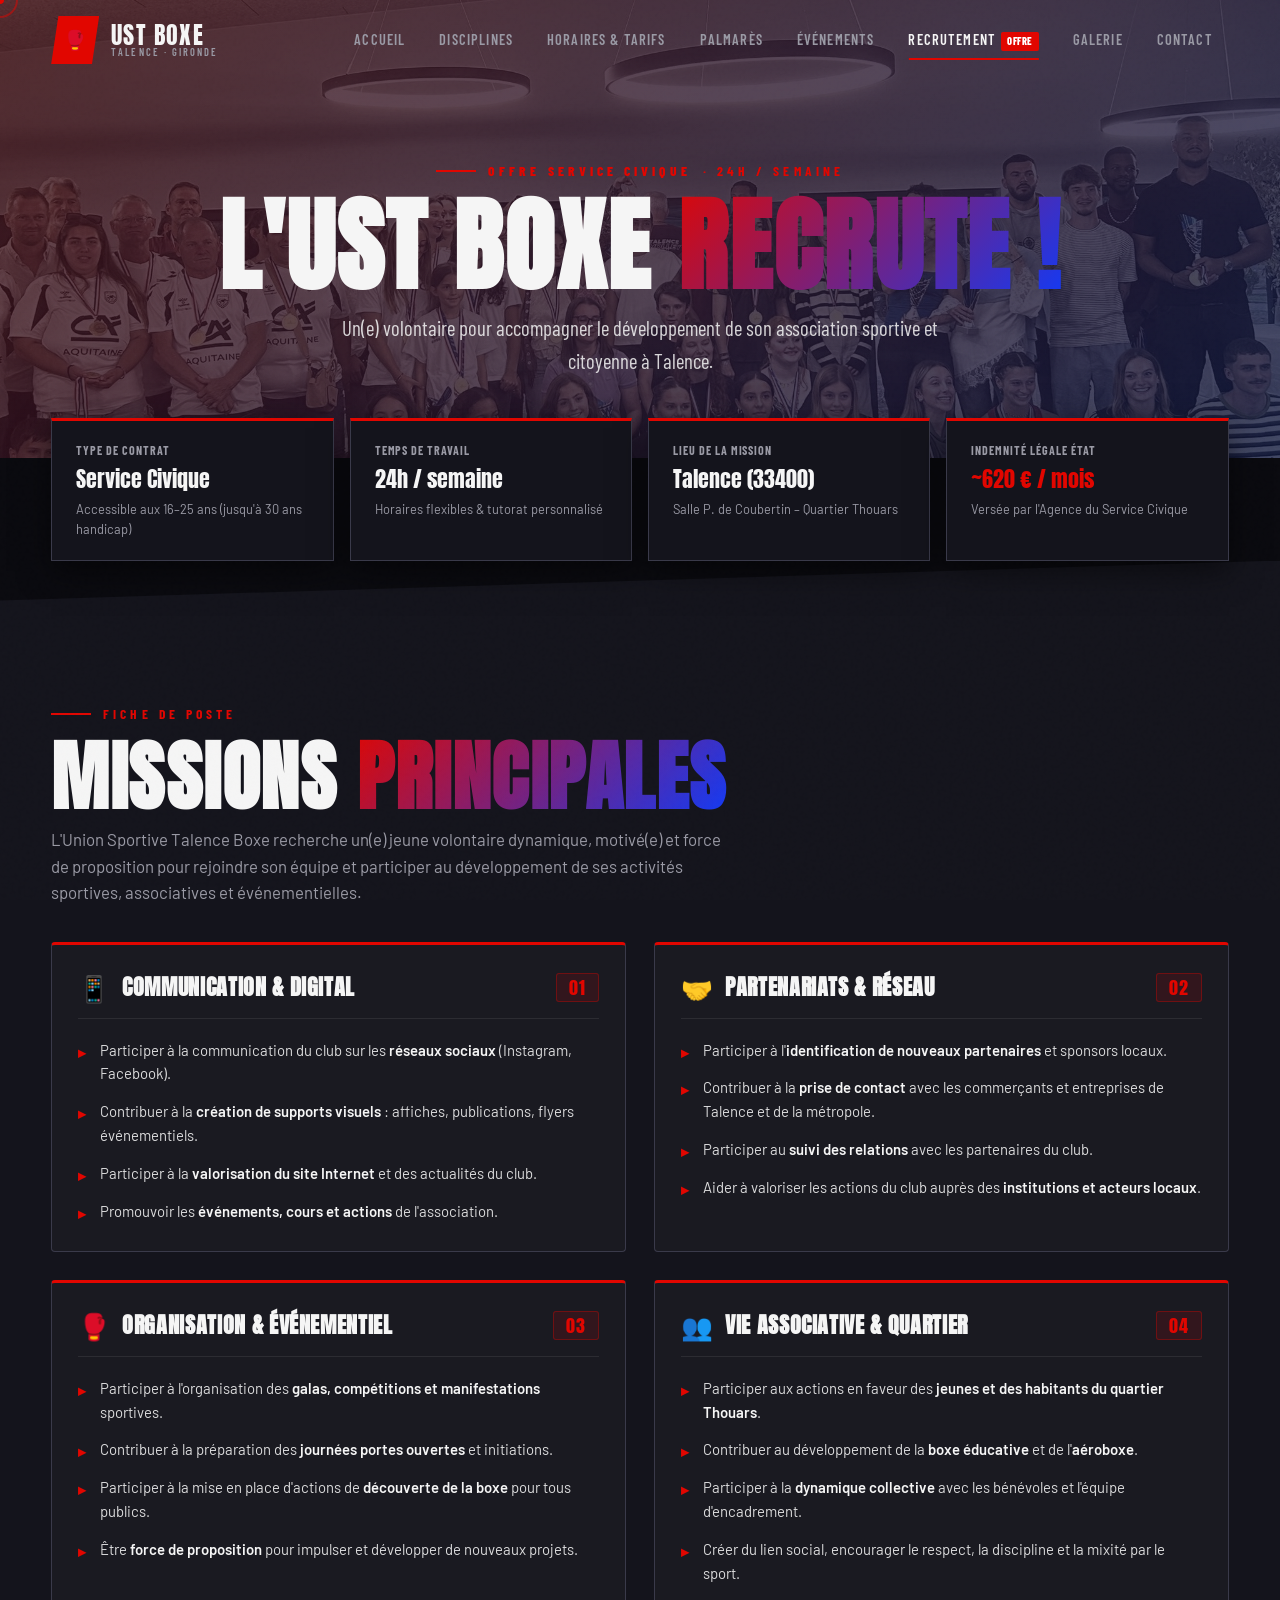
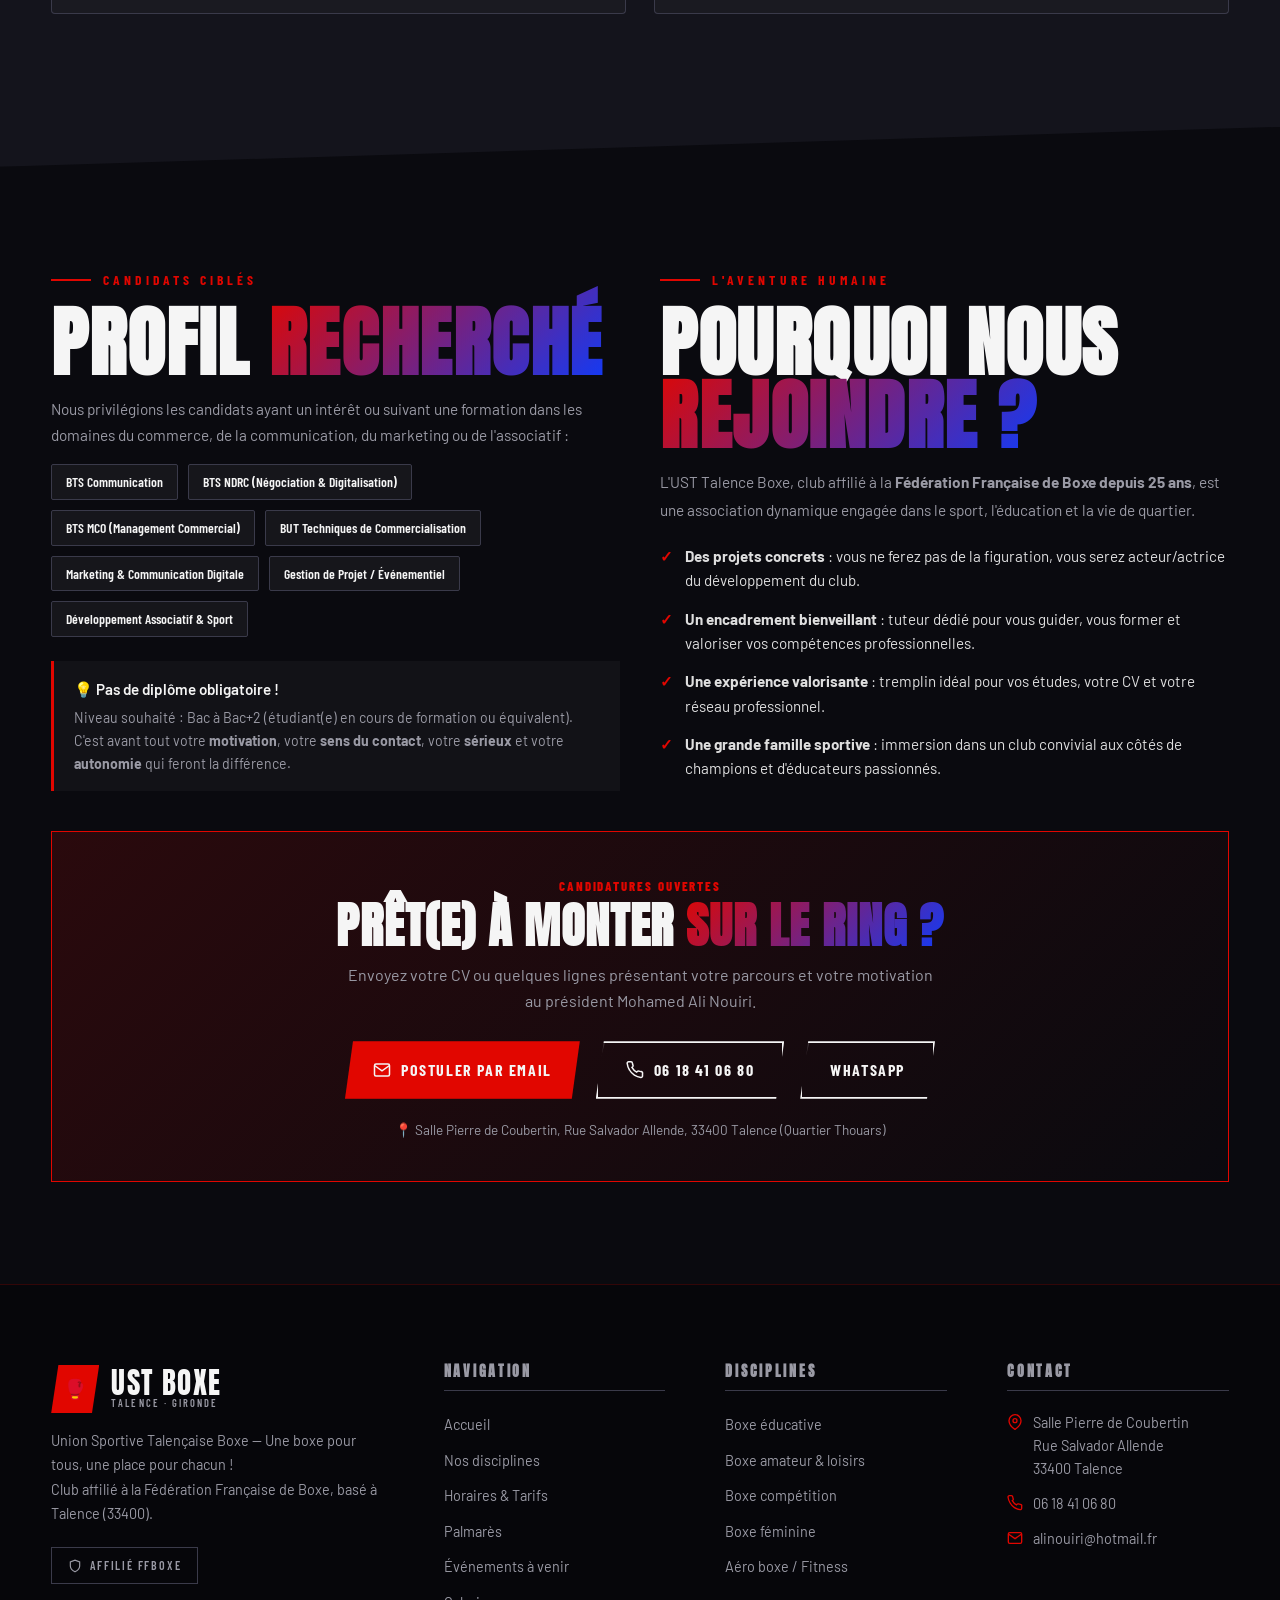
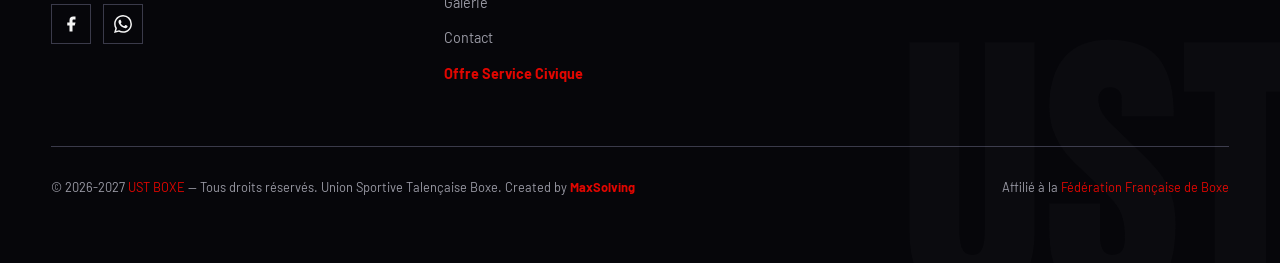
<file: pages/recrutement.html>
<!DOCTYPE html>
<html lang="fr">
<head>
  <meta charset="UTF-8" />
  <meta name="viewport" content="width=device-width, initial-scale=1.0" />
  <title>Offre de Service Civique — L'UST Talence Boxe Recrute ! (Gironde)</title>
  <meta name="description" content="L'UST Talence Boxe recrute un(e) volontaire en Service Civique (24h/semaine) pour accompagner le développement associatif, la communication et l'événementiel du club à Talence." />
  <link rel="canonical" href="https://ustboxe.com/pages/recrutement.html" />

  <!-- Google Search Console -->
  <meta name="google-site-verification" content="emSCaizssuMlRhG8mFCq4hfzoEimE7E72ita9gjWyFc" />

  <!-- Google Analytics (Google Tag Manager) -->
  <script async src="https://www.googletagmanager.com/gtm.js?id=GTM-T3TFX2TP"></script>
  <script>
    window.dataLayer = window.dataLayer || [];
    function gtag(){dataLayer.push(arguments);}
    gtag('js', new Date());
  </script>

  <!-- PWA & Mobile Icons -->
  <link rel="manifest" href="../manifest.webmanifest" />
  <meta name="theme-color" content="#e10600" />
  <meta name="apple-mobile-web-app-capable" content="yes" />
  <meta name="apple-mobile-web-app-status-bar-style" content="black-translucent" />
  <meta name="apple-mobile-web-app-title" content="UST BOXE" />
  <link rel="apple-touch-icon" href="../assets/img/apple-touch-icon.png" />
  <link rel="icon" type="image/png" sizes="32x32" href="../assets/img/favicon-32.png" />
  <link rel="icon" href="data:image/svg+xml,<svg xmlns='http://www.w3.org/2000/svg' viewBox='0 0 100 100'><text y='.9em' font-size='90'>🥊</text></svg>" />

  <!-- Open Graph -->
  <meta property="og:type" content="article" />
  <meta property="og:title" content="Offre de Service Civique — L'UST Talence Boxe Recrute !" />
  <meta property="og:description" content="Rejoignez l'équipe de l'UST BOXE en Service Civique : communication, partenariats, événementiel et vie associative à Talence." />
  <meta property="og:url" content="https://ustboxe.com/pages/recrutement.html" />
  <meta property="og:image" content="../assets/img/equipe.jpg" />

  <link rel="preconnect" href="https://fonts.googleapis.com" />
  <link rel="preconnect" href="https://fonts.gstatic.com" crossorigin />
  <link rel="stylesheet" href="../assets/css/main.css" />

  <style>
    .job-overview-bar {
      display: grid;
      grid-template-columns: repeat(auto-fit, minmax(220px, 1fr));
      gap: 16px;
      margin: -40px auto 40px;
      position: relative;
      z-index: 10;
    }
    .job-overview-card {
      background: var(--anthracite);
      border: 1px solid var(--gris-dark);
      border-top: 3px solid var(--rouge);
      padding: 20px 24px;
      display: flex;
      flex-direction: column;
      gap: 6px;
      box-shadow: 0 10px 30px rgba(0,0,0,0.5);
    }
    .job-overview-label {
      font-family: var(--font-sub);
      font-size: 0.75rem;
      font-weight: 700;
      color: var(--gris);
      text-transform: uppercase;
      letter-spacing: 0.08em;
    }
    .job-overview-value {
      font-family: var(--font-title);
      font-size: 1.4rem;
      color: var(--blanc);
      line-height: 1.2;
    }
    .mission-grid {
      display: grid;
      grid-template-columns: repeat(2, 1fr);
      gap: 28px;
      margin: 36px 0 50px;
    }
    @media (max-width: 820px) {
      .mission-grid {
        grid-template-columns: 1fr;
        gap: 20px;
      }
    }
    .mission-card {
      background: rgba(255, 255, 255, 0.025);
      border: 1px solid var(--gris-dark);
      border-top: 3px solid var(--rouge);
      border-radius: 4px;
      padding: 28px 26px;
      display: flex;
      flex-direction: column;
      height: 100%;
      box-sizing: border-box;
      overflow: hidden;
      position: relative;
      transition: all 0.3s var(--ease-out);
    }
    .mission-card:hover {
      transform: translateY(-4px);
      border-color: rgba(225, 6, 0, 0.7);
      background: rgba(225, 6, 0, 0.035);
      box-shadow: 0 14px 32px rgba(0, 0, 0, 0.45);
    }
    .mission-card-header {
      display: flex;
      align-items: center;
      justify-content: space-between;
      gap: 14px;
      margin-bottom: 20px;
      padding-bottom: 16px;
      border-bottom: 1px solid rgba(255, 255, 255, 0.08);
    }
    .mission-card-heading {
      display: flex;
      align-items: center;
      gap: 12px;
      min-width: 0;
    }
    .mission-card-icon {
      font-size: 1.6rem;
      line-height: 1;
      flex-shrink: 0;
    }
    .mission-card-title {
      font-family: var(--font-title);
      font-size: 1.35rem;
      color: var(--blanc);
      letter-spacing: 0.03em;
      margin: 0;
      line-height: 1.25;
      word-break: normal;
    }
    .mission-card-badge {
      font-family: var(--font-title);
      font-size: 1.15rem;
      color: var(--rouge);
      background: rgba(225, 6, 0, 0.12);
      border: 1px solid rgba(225, 6, 0, 0.35);
      padding: 4px 12px;
      border-radius: 3px;
      letter-spacing: 0.05em;
      flex-shrink: 0;
      line-height: 1;
    }
    .mission-card ul {
      list-style: none;
      margin: 0;
      padding: 0;
      display: flex;
      flex-direction: column;
      gap: 14px;
      flex-grow: 1;
    }
    .mission-card ul li {
      font-size: 0.93rem;
      color: rgba(245, 245, 245, 0.88);
      line-height: 1.6;
      position: relative;
      padding-left: 22px;
      margin: 0;
      word-break: normal;
      overflow-wrap: break-word;
    }
    .mission-card ul li::before {
      content: '▸';
      position: absolute;
      left: 0;
      top: 1px;
      color: var(--rouge);
      font-weight: 700;
      font-size: 0.95rem;
      line-height: 1.6;
    }
    .mission-card ul li strong {
      color: var(--blanc);
      font-weight: 600;
    }
    .formation-badges {
      display: flex;
      flex-wrap: wrap;
      gap: 10px;
      margin: 16px 0 24px;
    }
    .formation-badge {
      padding: 6px 14px;
      background: rgba(255, 255, 255, 0.05);
      border: 1px solid var(--gris-dark);
      color: var(--blanc);
      font-family: var(--font-sub);
      font-size: 0.85rem;
      font-weight: 600;
      border-radius: 2px;
    }
    .apply-card {
      background: linear-gradient(135deg, rgba(225,6,0,0.15) 0%, rgba(10,10,15,0.95) 100%);
      border: 1px solid var(--rouge);
      padding: 40px 32px;
      text-align: center;
      margin-top: 40px;
    }
  </style>

  <!-- Schema.org JobPosting -->
  <script type="application/ld+json">
  {
    "@context": "https://schema.org",
    "@type": "JobPosting",
    "title": "Volontaire en Service Civique — Communication, Partenariats & Événementiel",
    "description": "L'Union Sportive Talence Boxe recherche un(e) jeune volontaire dynamique pour accompagner le développement de ses activités sportives, associatives et événementielles à Talence.",
    "datePosted": "2026-11-18",
    "validThrough": "2027-03-31",
    "employmentType": "VOLUNTEER",
    "hiringOrganization": {
      "@type": "SportsClub",
      "name": "UST BOXE",
      "sameAs": "https://ustboxe.com",
      "logo": "https://ustboxe.com/assets/img/icon-512.png"
    },
    "jobLocation": {
      "@type": "Place",
      "address": {
        "@type": "PostalAddress",
        "streetAddress": "Rue Salvador Allende (Salle Pierre de Coubertin)",
        "addressLocality": "Talence",
        "postalCode": "33400",
        "addressRegion": "Gironde",
        "addressCountry": "FR"
      }
    },
    "baseSalary": {
      "@type": "MonetaryAmount",
      "currency": "EUR",
      "value": {
        "@type": "QuantitativeValue",
        "value": 620.00,
        "unitText": "MONTH"
      }
    }
  }
  </script>
</head>
<body>
  <div id="header-placeholder"></div>

  <main id="main-content">

    <!-- ══ PAGE HERO ══ -->
    <section class="page-hero" aria-label="Offre de Service Civique">
      <img src="../assets/img/equipe.jpg" alt="Équipe UST Boxe Talence" class="page-hero-img" width="1400" height="500" loading="eager" />
      <div class="page-hero-content container">
        <div class="section-label" style="justify-content:center;">
          <span style="color:var(--rouge); font-weight:800;">OFFRE SERVICE CIVIQUE</span> · 24H / SEMAINE
        </div>
        <h1>L'UST BOXE <span class="grad-text">RECRUTE !</span></h1>
        <p style="color:rgba(245,245,245,0.85); font-size:clamp(1rem,1.8vw,1.3rem); max-width:650px; margin:16px auto 0; font-family:var(--font-sub);">
          Un(e) volontaire pour accompagner le développement de son association sportive et citoyenne à Talence.
        </p>
      </div>
    </section>

    <!-- ══ CARTOUCHES SYNTHÈSE ══ -->
    <section class="container" aria-label="Informations clés de l'offre">
      <div class="job-overview-bar">
        <div class="job-overview-card" data-aos="fade-up" data-aos-delay="0">
          <span class="job-overview-label">Type de contrat</span>
          <span class="job-overview-value">Service Civique</span>
          <span style="font-size:0.8rem; color:var(--gris);">Accessible aux 16–25 ans (jusqu'à 30 ans handicap)</span>
        </div>
        <div class="job-overview-card" data-aos="fade-up" data-aos-delay="50">
          <span class="job-overview-label">Temps de travail</span>
          <span class="job-overview-value">24h / semaine</span>
          <span style="font-size:0.8rem; color:var(--gris);">Horaires flexibles & tutorat personnalisé</span>
        </div>
        <div class="job-overview-card" data-aos="fade-up" data-aos-delay="100">
          <span class="job-overview-label">Lieu de la mission</span>
          <span class="job-overview-value">Talence (33400)</span>
          <span style="font-size:0.8rem; color:var(--gris);">Salle P. de Coubertin – Quartier Thouars</span>
        </div>
        <div class="job-overview-card" data-aos="fade-up" data-aos-delay="150">
          <span class="job-overview-label">Indemnité légale État</span>
          <span class="job-overview-value" style="color:var(--rouge);">~620 € / mois</span>
          <span style="font-size:0.8rem; color:var(--gris);">Versée par l'Agence du Service Civique</span>
        </div>
      </div>
    </section>

    <!-- ══ PRÉSENTATION & MISSIONS ══ -->
    <section class="section-pad bg-anthracite clip-top" id="missions" aria-label="Missions de la mission">
      <div class="container">
        <div class="section-label">Fiche de poste</div>
        <h2 data-aos="fade-up">Missions <span class="grad-text">principales</span></h2>
        <p style="color:var(--gris); max-width:680px; margin-top:12px; font-size:1.05rem;" data-aos="fade-up" data-aos-delay="50">
          L'Union Sportive Talence Boxe recherche un(e) jeune volontaire dynamique, motivé(e) et force de proposition pour rejoindre son équipe et participer au développement de ses activités sportives, associatives et événementielles.
        </p>

        <div class="mission-grid">
          <!-- Mission 1 -->
          <article class="mission-card" data-aos="fade-up" data-aos-delay="100">
            <div class="mission-card-header">
              <div class="mission-card-heading">
                <span class="mission-card-icon" aria-hidden="true">📱</span>
                <h3 class="mission-card-title">Communication &amp; Digital</h3>
              </div>
              <span class="mission-card-badge">01</span>
            </div>
            <ul>
              <li>Participer à la communication du club sur les <strong>réseaux sociaux</strong> (Instagram, Facebook).</li>
              <li>Contribuer à la <strong>création de supports visuels</strong> : affiches, publications, flyers événementiels.</li>
              <li>Participer à la <strong>valorisation du site Internet</strong> et des actualités du club.</li>
              <li>Promouvoir les <strong>événements, cours et actions</strong> de l'association.</li>
            </ul>
          </article>

          <!-- Mission 2 -->
          <article class="mission-card" data-aos="fade-up" data-aos-delay="150">
            <div class="mission-card-header">
              <div class="mission-card-heading">
                <span class="mission-card-icon" aria-hidden="true">🤝</span>
                <h3 class="mission-card-title">Partenariats &amp; Réseau</h3>
              </div>
              <span class="mission-card-badge">02</span>
            </div>
            <ul>
              <li>Participer à l'<strong>identification de nouveaux partenaires</strong> et sponsors locaux.</li>
              <li>Contribuer à la <strong>prise de contact</strong> avec les commerçants et entreprises de Talence et de la métropole.</li>
              <li>Participer au <strong>suivi des relations</strong> avec les partenaires du club.</li>
              <li>Aider à valoriser les actions du club auprès des <strong>institutions et acteurs locaux</strong>.</li>
            </ul>
          </article>

          <!-- Mission 3 -->
          <article class="mission-card" data-aos="fade-up" data-aos-delay="200">
            <div class="mission-card-header">
              <div class="mission-card-heading">
                <span class="mission-card-icon" aria-hidden="true">🥊</span>
                <h3 class="mission-card-title">Organisation &amp; Événementiel</h3>
              </div>
              <span class="mission-card-badge">03</span>
            </div>
            <ul>
              <li>Participer à l'organisation des <strong>galas, compétitions et manifestations</strong> sportives.</li>
              <li>Contribuer à la préparation des <strong>journées portes ouvertes</strong> et initiations.</li>
              <li>Participer à la mise en place d'actions de <strong>découverte de la boxe</strong> pour tous publics.</li>
              <li>Être <strong>force de proposition</strong> pour impulser et développer de nouveaux projets.</li>
            </ul>
          </article>

          <!-- Mission 4 -->
          <article class="mission-card" data-aos="fade-up" data-aos-delay="250">
            <div class="mission-card-header">
              <div class="mission-card-heading">
                <span class="mission-card-icon" aria-hidden="true">👥</span>
                <h3 class="mission-card-title">Vie Associative &amp; Quartier</h3>
              </div>
              <span class="mission-card-badge">04</span>
            </div>
            <ul>
              <li>Participer aux actions en faveur des <strong>jeunes et des habitants du quartier Thouars</strong>.</li>
              <li>Contribuer au développement de la <strong>boxe éducative</strong> et de l'<strong>aéroboxe</strong>.</li>
              <li>Participer à la <strong>dynamique collective</strong> avec les bénévoles et l'équipe d'encadrement.</li>
              <li>Créer du lien social, encourager le respect, la discipline et la mixité par le sport.</li>
            </ul>
          </article>
        </div>
      </div>
    </section>

    <!-- ══ PROFIL & CONDITIONS ══ -->
    <section class="section-pad bg-noir clip-top" id="profil" aria-label="Profil recherché">
      <div class="container">
        <div style="display:grid; grid-template-columns: repeat(auto-fit, minmax(320px, 1fr)); gap:40px; align-items:start;">

          <!-- Profil -->
          <div data-aos="fade-right">
            <div class="section-label">Candidats ciblés</div>
            <h2>Profil <span class="grad-text">recherché</span></h2>
            <p style="color:var(--gris); margin:16px 0; line-height:1.7;">
              Nous privilégions les candidats ayant un intérêt ou suivant une formation dans les domaines du commerce, de la communication, du marketing ou de l'associatif :
            </p>

            <div class="formation-badges">
              <span class="formation-badge">BTS Communication</span>
              <span class="formation-badge">BTS NDRC (Négociation & Digitalisation)</span>
              <span class="formation-badge">BTS MCO (Management Commercial)</span>
              <span class="formation-badge">BUT Techniques de Commercialisation</span>
              <span class="formation-badge">Marketing & Communication Digitale</span>
              <span class="formation-badge">Gestion de Projet / Événementiel</span>
              <span class="formation-badge">Développement Associatif & Sport</span>
            </div>

            <div style="background:rgba(255,255,255,0.03); border-left:3px solid var(--rouge); padding:16px 20px; margin-top:20px;">
              <p style="font-size:0.95rem; color:var(--blanc); font-weight:600; margin-bottom:6px;">
                💡 Pas de diplôme obligatoire !
              </p>
              <p style="font-size:0.88rem; color:var(--gris); line-height:1.6; margin:0;">
                Niveau souhaité : Bac à Bac+2 (étudiant(e) en cours de formation ou équivalent). C'est avant tout votre <strong>motivation</strong>, votre <strong>sens du contact</strong>, votre <strong>sérieux</strong> et votre <strong>autonomie</strong> qui feront la différence.
              </p>
            </div>
          </div>

          <!-- Pourquoi nous rejoindre -->
          <div data-aos="fade-left">
            <div class="section-label">L'aventure humaine</div>
            <h2>Pourquoi nous <span class="grad-text">rejoindre ?</span></h2>
            <p style="color:var(--gris); margin:16px 0; line-height:1.8;">
              L'UST Talence Boxe, club affilié à la <strong>Fédération Française de Boxe depuis 25 ans</strong>, est une association dynamique engagée dans le sport, l'éducation et la vie de quartier.
            </p>
            <ul style="list-style:none; display:flex; flex-direction:column; gap:14px; margin-top:20px;">
              <li style="display:flex; gap:12px; font-size:0.95rem; color:rgba(245,245,245,0.9);">
                <span style="color:var(--rouge); font-weight:700;">✓</span>
                <span><strong>Des projets concrets</strong> : vous ne ferez pas de la figuration, vous serez acteur/actrice du développement du club.</span>
              </li>
              <li style="display:flex; gap:12px; font-size:0.95rem; color:rgba(245,245,245,0.9);">
                <span style="color:var(--rouge); font-weight:700;">✓</span>
                <span><strong>Un encadrement bienveillant</strong> : tuteur dédié pour vous guider, vous former et valoriser vos compétences professionnelles.</span>
              </li>
              <li style="display:flex; gap:12px; font-size:0.95rem; color:rgba(245,245,245,0.9);">
                <span style="color:var(--rouge); font-weight:700;">✓</span>
                <span><strong>Une expérience valorisante</strong> : tremplin idéal pour vos études, votre CV et votre réseau professionnel.</span>
              </li>
              <li style="display:flex; gap:12px; font-size:0.95rem; color:rgba(245,245,245,0.9);">
                <span style="color:var(--rouge); font-weight:700;">✓</span>
                <span><strong>Une grande famille sportive</strong> : immersion dans un club convivial aux côtés de champions et d'éducateurs passionnés.</span>
              </li>
            </ul>
          </div>

        </div>

        <!-- ══ CANDIDATURE & CONTACT ══ -->
        <div class="apply-card" data-aos="fade-up">
          <span style="display:inline-block; font-size:0.8rem; font-family:var(--font-sub); font-weight:800; letter-spacing:0.15em; color:var(--rouge); text-transform:uppercase; margin-bottom:8px;">
            Candidatures ouvertes
          </span>
          <h2 style="font-size:clamp(2rem, 4vw, 3rem); margin-bottom:12px;">
            Prêt(e) à monter <span class="grad-text">sur le ring ?</span>
          </h2>
          <p style="color:var(--gris); max-width:600px; margin:0 auto 28px; font-size:1rem; line-height:1.6;">
            Envoyez votre CV ou quelques lignes présentant votre parcours et votre motivation au président Mohamed Ali Nouiri.
          </p>
          <div style="display:flex; gap:16px; justify-content:center; flex-wrap:wrap;">
            <a href="mailto:alinouiri@hotmail.fr?subject=Candidature%20Service%20Civique%20-%20UST%20Boxe&body=Bonjour%20Mohamed%20Ali,%0D%0A%0D%0AJe%20souhaite%20candidater%20%C3%A0%20l'offre%20de%20Service%20Civique%20au%20sein%20de%20l'UST%20Talence%20Boxe.%0D%0A%0D%0A[Pr%C3%A9sentez%20bri%C3%A8vement%20votre%20profil%20et%20joignez%20votre%20CV]%0D%0A%0D%0ACordialement," class="btn btn-rouge" id="apply-email-btn" style="padding:14px 28px;">
              <svg width="18" height="18" viewBox="0 0 24 24" fill="none" stroke="currentColor" stroke-width="2" aria-hidden="true"><path d="M4 4h16c1.1 0 2 .9 2 2v12c0 1.1-.9 2-2 2H4c-1.1 0-2-.9-2-2V6c0-1.1.9-2 2-2z"/><polyline points="22,6 12,13 2,6"/></svg>
              Postuler par Email
            </a>
            <a href="tel:+33618410680" class="btn btn-outline" id="apply-tel-btn" style="padding:14px 28px;">
              <svg width="18" height="18" viewBox="0 0 24 24" fill="none" stroke="currentColor" stroke-width="2" aria-hidden="true"><path d="M22 16.92v3a2 2 0 0 1-2.18 2 19.79 19.79 0 0 1-8.63-3.07A19.5 19.5 0 0 1 4.69 12 19.79 19.79 0 0 1 1.61 3.38 2 2 0 0 1 3.59 1h3a2 2 0 0 1 2 1.72c.127.96.361 1.903.7 2.81a2 2 0 0 1-.45 2.11L7.91 8.5a16 16 0 0 0 6.29 6.29l.87-.87a2 2 0 0 1 2.11-.45c.907.339 1.85.573 2.81.7A2 2 0 0 1 22 16.92z"/></svg>
              06 18 41 06 80
            </a>
            <a href="https://wa.me/33618410680?text=Bonjour%20Mohamed%20Ali,%20je%20souhaite%20avoir%20des%20renseignements%20sur%20l'offre%20de%20Service%20Civique%20%C3%A0%20l'UST%20Boxe." target="_blank" rel="noopener noreferrer" class="btn btn-outline" id="apply-wa-btn" style="padding:14px 28px;">
              WhatsApp
            </a>
          </div>
          <p style="margin-top:20px; font-size:0.85rem; color:var(--gris);">
            📍 Salle Pierre de Coubertin, Rue Salvador Allende, 33400 Talence (Quartier Thouars)
          </p>
        </div>

      </div>
    </section>

  </main>

  <div id="footer-placeholder"></div>
  <script src="../assets/js/main.js" defer></script>
</body>
</html>
</file>
<file: assets/css/main.css>
/* ============================================================
   UST BOXE — DESIGN SYSTEM & MAIN STYLES
   ============================================================ */

/* ── GOOGLE FONTS ── */
@import url('https://fonts.googleapis.com/css2?family=Anton&family=Bebas+Neue&family=Barlow:wght@300;400;500;600;700&family=Barlow+Condensed:wght@400;600;700;800;900&display=swap');

/* ── CSS VARIABLES ── */
:root {
  --topbar-height: 38px;

  /* Colors */
  --noir:       #0A0A0F;
  --anthracite: #14141C;
  --rouge:      #E10600;
  --rouge-dark: #A00400;
  --bleu:       #0A3CFF;
  --bleu-nuit:  #0B1E5B;
  --blanc:      #F5F5F5;
  --gris:       #9A9AA5;
  --gris-dark:  #3A3A4A;

  /* Gradients */
  --grad-rb: linear-gradient(135deg, var(--rouge) 0%, var(--bleu) 100%);
  --grad-br: linear-gradient(135deg, var(--bleu) 0%, var(--rouge) 100%);
  --grad-overlay: linear-gradient(135deg, rgba(225,6,0,0.75) 0%, rgba(10,60,255,0.55) 100%);

  /* Typography */
  --font-title: 'Anton', 'Bebas Neue', sans-serif;
  --font-sub:   'Barlow Condensed', sans-serif;
  --font-body:  'Barlow', sans-serif;

  /* Spacing */
  --section-pad: clamp(60px, 8vw, 120px);

  /* Transitions */
  --ease-out: cubic-bezier(0.16, 1, 0.3, 1);
  --ease-in-out: cubic-bezier(0.87, 0, 0.13, 1);
}

/* ── RESET & BASE ── */
*, *::before, *::after { box-sizing: border-box; margin: 0; padding: 0; }

html {
  scroll-behavior: smooth;
  font-size: 16px;
  overflow-x: hidden;
  max-width: 100vw;
}

body {
  background-color: var(--noir);
  color: var(--blanc);
  font-family: var(--font-body);
  line-height: 1.6;
  overflow-x: hidden;
  max-width: 100vw;
  width: 100%;
  cursor: none;
}

body.menu-open {
  overflow: hidden;
}

/* ── CUSTOM CURSOR ── */
#cursor-dot,
#cursor-ring {
  position: fixed;
  pointer-events: none;
  z-index: 9999;
  border-radius: 50%;
  transform: translate(-50%, -50%);
  transition: opacity 0.3s;
}

#cursor-dot {
  width: 8px;
  height: 8px;
  background: var(--rouge);
}

#cursor-ring {
  width: 36px;
  height: 36px;
  border: 2px solid rgba(225, 6, 0, 0.5);
  transition: transform 0.12s var(--ease-out), width 0.2s, height 0.2s;
}

body:has(a:hover) #cursor-ring,
body:has(button:hover) #cursor-ring {
  width: 52px;
  height: 52px;
  border-color: var(--rouge);
}

@media (hover: none) {
  #cursor-dot, #cursor-ring { display: none; }
  body { cursor: auto; }
}

/* ── SCROLLBAR ── */
::-webkit-scrollbar { width: 6px; }
::-webkit-scrollbar-track { background: var(--noir); }
::-webkit-scrollbar-thumb { background: var(--rouge); border-radius: 3px; }

/* ── GRAIN TEXTURE OVERLAY ── */
body::before {
  content: '';
  position: fixed;
  inset: 0;
  background-image: url("data:image/svg+xml,%3Csvg viewBox='0 0 256 256' xmlns='http://www.w3.org/2000/svg'%3E%3Cfilter id='noise'%3E%3CfeTurbulence type='fractalNoise' baseFrequency='0.9' numOctaves='4' stitchTiles='stitch'/%3E%3C/filter%3E%3Crect width='100%25' height='100%25' filter='url(%23noise)' opacity='0.04'/%3E%3C/svg%3E");
  pointer-events: none;
  z-index: 1;
  opacity: 0.4;
}

/* ── TYPOGRAPHY ── */
h1, h2, h3, h4 {
  font-family: var(--font-title);
  letter-spacing: 0.02em;
  line-height: 0.95;
  text-transform: uppercase;
}

h1 { font-size: clamp(3.5rem, 10vw, 9rem); }
h2 { font-size: clamp(2.5rem, 6vw, 5.5rem); }
h3 { font-size: clamp(1.6rem, 3vw, 2.8rem); }
h4 { font-size: clamp(1.2rem, 2vw, 1.8rem); }

p { font-size: clamp(0.95rem, 1.2vw, 1.1rem); }

a { color: inherit; text-decoration: none; }

/* ── UTILITY CLASSES ── */
.text-rouge { color: var(--rouge); }
.text-bleu  { color: var(--bleu); }
.text-gris  { color: var(--gris); }

.bg-noir        { background-color: var(--noir); }
.bg-anthracite  { background-color: var(--anthracite); }
.bg-rouge       { background-color: var(--rouge); }
.bg-bleu-nuit   { background-color: var(--bleu-nuit); }

.grad-text {
  background: var(--grad-rb);
  -webkit-background-clip: text;
  -webkit-text-fill-color: transparent;
  background-clip: text;
}

.section-pad { padding: var(--section-pad) 0; }

.container {
  width: 100%;
  max-width: 1400px;
  margin: 0 auto;
  padding: 0 clamp(16px, 4vw, 60px);
}

.section-label {
  font-family: var(--font-sub);
  font-size: 0.85rem;
  font-weight: 700;
  letter-spacing: 0.3em;
  text-transform: uppercase;
  color: var(--rouge);
  display: flex;
  align-items: center;
  gap: 12px;
  margin-bottom: 16px;
}
.section-label::before {
  content: '';
  display: block;
  width: 40px;
  height: 2px;
  background: var(--rouge);
  flex-shrink: 0;
}

/* ── BUTTONS ── */
.btn {
  display: inline-flex;
  align-items: center;
  gap: 10px;
  padding: 16px 36px;
  font-family: var(--font-sub);
  font-size: 1rem;
  font-weight: 700;
  letter-spacing: 0.1em;
  text-transform: uppercase;
  border: none;
  cursor: pointer;
  position: relative;
  overflow: hidden;
  transition: transform 0.15s var(--ease-out), box-shadow 0.2s;
  clip-path: polygon(8px 0%, 100% 0%, calc(100% - 8px) 100%, 0% 100%);
}

.btn::before {
  content: '';
  position: absolute;
  inset: 0;
  background: rgba(255,255,255,0.15);
  transform: translateX(-100%) skewX(-15deg);
  transition: transform 0.3s var(--ease-out);
}

.btn:hover::before { transform: translateX(100%) skewX(-15deg); }
.btn:hover { transform: translateY(-2px) scale(1.02); }
.btn:active { transform: translateY(0) scale(0.98); }

.btn-rouge {
  background: var(--rouge);
  color: var(--blanc);
  box-shadow: 0 4px 20px rgba(225,6,0,0.35);
}
.btn-rouge:hover { box-shadow: 0 8px 30px rgba(225,6,0,0.55); }

.btn-outline {
  background: transparent;
  color: var(--blanc);
  border: 2px solid var(--blanc);
  clip-path: polygon(8px 0%, 100% 0%, calc(100% - 8px) 100%, 0% 100%);
}
.btn-outline:hover {
  background: rgba(255,255,255,0.1);
  border-color: var(--rouge);
  color: var(--rouge);
}

.btn-bleu {
  background: var(--bleu);
  color: var(--blanc);
  box-shadow: 0 4px 20px rgba(10,60,255,0.35);
}

/* ── HEADER ── */
#site-header {
  position: fixed;
  top: var(--topbar-height, 38px);
  left: 0;
  right: 0;
  z-index: 1000;
  padding: 16px 0;
  transition: top 0.4s var(--ease-out), padding 0.4s var(--ease-out), background 0.4s var(--ease-out);
  background: transparent;
}

body.topbar-hidden #site-header {
  top: 0;
}

#site-header.scrolled {
  padding: 12px 0;
  background: rgba(10, 10, 15, 0.95);
  backdrop-filter: blur(16px);
  -webkit-backdrop-filter: blur(16px);
  border-bottom: 1px solid rgba(225, 6, 0, 0.2);
  box-shadow: 0 4px 30px rgba(0,0,0,0.5);
}

.header-inner {
  display: flex;
  align-items: center;
  justify-content: space-between;
  gap: 20px;
}

.site-logo {
  display: flex;
  align-items: center;
  gap: 12px;
  z-index: 1001;
  flex-shrink: 0;
}

.logo-icon {
  width: 48px;
  height: 48px;
  background: var(--rouge);
  clip-path: polygon(15% 0%, 100% 0%, 85% 100%, 0% 100%);
  display: flex;
  align-items: center;
  justify-content: center;
  font-size: 1.2rem;
  transition: transform 0.3s;
}
.site-logo:hover .logo-icon { transform: skewX(-5deg) scale(1.05); }

.logo-text {
  display: flex;
  flex-direction: column;
  line-height: 1;
}

.logo-text .name {
  font-family: var(--font-title);
  font-size: 1.5rem;
  letter-spacing: 0.05em;
  color: var(--blanc);
}

.logo-text .sub {
  font-family: var(--font-sub);
  font-size: 0.65rem;
  font-weight: 600;
  letter-spacing: 0.2em;
  color: var(--gris);
  text-transform: uppercase;
}

/* NAV */
.site-nav {
  display: flex;
  align-items: center;
  gap: 2px;
}

.nav-link {
  padding: 8px 16px;
  font-family: var(--font-sub);
  font-size: 0.9rem;
  font-weight: 600;
  letter-spacing: 0.08em;
  text-transform: uppercase;
  color: var(--gris);
  position: relative;
  transition: color 0.2s;
}

.nav-link::after {
  content: '';
  position: absolute;
  bottom: 0;
  left: 50%;
  width: 0;
  height: 2px;
  background: var(--rouge);
  transform: translateX(-50%);
  transition: width 0.3s var(--ease-out);
}

.nav-link:hover,
.nav-link.active { color: var(--blanc); }
.nav-link:hover::after,
.nav-link.active::after { width: calc(100% - 32px); }

.header-cta { margin-left: 16px; }

/* BURGER */
.burger-btn {
  display: none;
  flex-direction: column;
  justify-content: space-between;
  width: 32px;
  height: 22px;
  background: none;
  border: none;
  cursor: pointer;
  z-index: 1001;
  padding: 0;
}

.burger-btn span {
  display: block;
  height: 2px;
  background: var(--blanc);
  border-radius: 2px;
  transition: all 0.3s var(--ease-out);
  transform-origin: center;
}

.burger-btn.open span:nth-child(1) { transform: translateY(10px) rotate(45deg); }
.burger-btn.open span:nth-child(2) { opacity: 0; transform: scaleX(0); }
.burger-btn.open span:nth-child(3) { transform: translateY(-10px) rotate(-45deg); }

/* MOBILE MENU */
.mobile-menu {
  position: fixed;
  inset: 0;
  background: var(--noir);
  z-index: 999;
  display: flex;
  flex-direction: column;
  align-items: center;
  justify-content: center;
  gap: 8px;
  opacity: 0;
  pointer-events: none;
  transition: opacity 0.4s var(--ease-out);
  padding: 80px 40px 40px;
}

.mobile-menu.open {
  opacity: 1;
  pointer-events: all;
}

.mobile-menu::before {
  content: '';
  position: absolute;
  top: 0;
  left: 0;
  width: 60%;
  height: 100%;
  background: linear-gradient(135deg, rgba(225,6,0,0.08) 0%, transparent 60%);
  pointer-events: none;
}

.mobile-nav-link {
  font-family: var(--font-title);
  font-size: clamp(2rem, 8vw, 4rem);
  text-transform: uppercase;
  color: var(--gris);
  transition: color 0.2s, transform 0.2s;
  padding: 8px 0;
  text-align: center;
  width: 100%;
  display: block;
}

.mobile-nav-link:hover {
  color: var(--blanc);
  transform: translateX(8px);
}

.mobile-menu-footer {
  margin-top: 40px;
  display: flex;
  gap: 20px;
  flex-wrap: wrap;
  justify-content: center;
}

/* ── FOOTER ── */
#site-footer {
  background: #06060A;
  border-top: 1px solid rgba(225, 6, 0, 0.2);
  padding: 80px 0 40px;
  position: relative;
  overflow: hidden;
}

#site-footer::before {
  content: 'UST';
  position: absolute;
  bottom: -60px;
  right: -20px;
  font-family: var(--font-title);
  font-size: 300px;
  color: rgba(255,255,255,0.02);
  pointer-events: none;
  line-height: 1;
}

.footer-grid {
  display: grid;
  grid-template-columns: 1.5fr 1fr 1fr 1fr;
  gap: 60px;
  margin-bottom: 60px;
}

.footer-brand .logo-text .name { font-size: 1.8rem; }

.footer-desc {
  color: var(--gris);
  margin-top: 16px;
  font-size: 0.9rem;
  line-height: 1.7;
}

.footer-ffboxe {
  display: inline-flex;
  align-items: center;
  gap: 8px;
  margin-top: 20px;
  padding: 8px 16px;
  border: 1px solid var(--gris-dark);
  font-family: var(--font-sub);
  font-size: 0.75rem;
  font-weight: 600;
  letter-spacing: 0.15em;
  color: var(--gris);
  text-transform: uppercase;
}

.footer-col h4 {
  font-size: 0.85rem;
  letter-spacing: 0.2em;
  color: var(--gris);
  margin-bottom: 20px;
  padding-bottom: 12px;
  border-bottom: 1px solid var(--gris-dark);
}

.footer-links { list-style: none; display: flex; flex-direction: column; gap: 10px; }

.footer-links a {
  color: var(--gris);
  font-size: 0.9rem;
  transition: color 0.2s, padding-left 0.2s;
}

.footer-links a:hover { color: var(--blanc); padding-left: 6px; }

.footer-contact-item {
  display: flex;
  align-items: flex-start;
  gap: 10px;
  margin-bottom: 12px;
  font-size: 0.9rem;
  color: var(--gris);
}

.footer-contact-item svg {
  width: 16px;
  height: 16px;
  flex-shrink: 0;
  margin-top: 3px;
  color: var(--rouge);
}

.footer-socials { display: flex; gap: 12px; margin-top: 16px; }

.social-btn {
  width: 40px;
  height: 40px;
  border: 1px solid var(--gris-dark);
  display: flex;
  align-items: center;
  justify-content: center;
  transition: all 0.2s;
}

.social-btn:hover {
  border-color: var(--rouge);
  background: rgba(225,6,0,0.1);
}

.footer-bottom {
  padding-top: 30px;
  border-top: 1px solid var(--gris-dark);
  display: flex;
  align-items: center;
  justify-content: space-between;
  gap: 16px;
  flex-wrap: wrap;
}

.footer-copy {
  font-size: 0.8rem;
  color: var(--gris);
}

.footer-copy span { color: var(--rouge); }

/* ── HERO ── */
.hero {
  position: relative;
  width: 100%;
  height: 100svh;
  min-height: 600px;
  display: flex;
  align-items: center;
  overflow: hidden;
  padding: 80px 0;
  box-sizing: border-box;
}

.hero-media {
  position: absolute;
  inset: 0;
  z-index: 0;
}

.hero-video {
  width: 100%;
  height: 100%;
  object-fit: cover;
  object-position: center;
}

.hero-overlay {
  position: absolute;
  inset: 0;
  background: linear-gradient(
    135deg,
    rgba(225, 6, 0, 0.5) 0%,
    rgba(10, 10, 15, 0.7) 50%,
    rgba(10, 60, 255, 0.4) 100%
  );
  z-index: 1;
}

.hero-overlay-bottom {
  position: absolute;
  bottom: 0;
  left: 0;
  right: 0;
  height: 300px;
  background: linear-gradient(to top, var(--noir) 0%, transparent 100%);
  z-index: 2;
}

.hero-content {
  position: relative;
  z-index: 3;
  max-width: 900px;
}

.hero-badge {
  display: inline-flex;
  align-items: center;
  gap: 10px;
  padding: 6px 16px;
  border: 1px solid rgba(255,255,255,0.2);
  background: rgba(255,255,255,0.05);
  backdrop-filter: blur(8px);
  font-family: var(--font-sub);
  font-size: 0.78rem;
  font-weight: 700;
  letter-spacing: 0.2em;
  text-transform: uppercase;
  color: var(--blanc);
  margin-bottom: 16px;
}

.hero-badge::before {
  content: '';
  width: 8px;
  height: 8px;
  background: var(--rouge);
  border-radius: 50%;
  animation: pulse 2s infinite;
}

@keyframes pulse {
  0%, 100% { opacity: 1; transform: scale(1); }
  50% { opacity: 0.5; transform: scale(1.5); }
}

.hero-title {
  font-size: clamp(3rem, 7.5vw, 6.5rem);
  line-height: 0.92;
  margin-bottom: 18px;
  overflow: hidden;
}

.hero-title .line { display: block; overflow: hidden; }

.hero-subtitle {
  font-family: var(--font-sub);
  font-size: clamp(1rem, 1.4vw, 1.25rem);
  font-weight: 400;
  letter-spacing: 0.04em;
  color: rgba(245,245,245,0.75);
  max-width: 560px;
  margin-bottom: 24px;
  line-height: 1.5;
}

.hero-ctas {
  display: flex;
  flex-wrap: wrap;
  gap: 16px;
}

.hero-scroll {
  position: absolute;
  bottom: 24px;
  left: 50%;
  transform: translateX(-50%);
  z-index: 3;
  display: flex;
  flex-direction: column;
  align-items: center;
  gap: 8px;
  font-family: var(--font-sub);
  font-size: 0.75rem;
  font-weight: 600;
  letter-spacing: 0.2em;
  text-transform: uppercase;
  color: var(--gris);
}

@media (max-height: 750px) {
  .hero-scroll { display: none; }
  .hero-title { font-size: clamp(2.6rem, 6.5vw, 5rem); margin-bottom: 14px; }
  .hero-subtitle { margin-bottom: 18px; font-size: 0.95rem; }
  .hero-badge { margin-bottom: 12px; }
}

.hero-scroll-line {
  width: 1px;
  height: 50px;
  background: linear-gradient(to bottom, var(--gris), transparent);
  animation: scrollLine 2s infinite;
}

@keyframes scrollLine {
  0% { transform: scaleY(0); transform-origin: top; }
  50% { transform: scaleY(1); transform-origin: top; }
  50.01% { transform: scaleY(1); transform-origin: bottom; }
  100% { transform: scaleY(0); transform-origin: bottom; }
}

/* ── MARQUEE ── */
.marquee-wrapper {
  background: var(--rouge);
  overflow: hidden;
  padding: 14px 0;
  position: relative;
  z-index: 2;
  width: 100%;
  max-width: 100vw;
  box-sizing: border-box;
}

.marquee-track {
  display: flex;
  gap: 0;
  white-space: nowrap;
  animation: marqueeScroll 25s linear infinite;
  width: max-content;
}

@keyframes marqueeScroll {
  0% { transform: translateX(0); }
  100% { transform: translateX(-50%); }
}

.marquee-item {
  font-family: var(--font-title);
  font-size: 1rem;
  letter-spacing: 0.25em;
  text-transform: uppercase;
  color: var(--blanc);
  padding: 0 40px;
  display: inline-flex;
  align-items: center;
  gap: 40px;
}

.marquee-item::after {
  content: '✦';
  font-size: 0.7rem;
  opacity: 0.6;
}

/* ── CLIP PATH SECTIONS ── */
.clip-top {
  clip-path: polygon(0 40px, 100% 0, 100% 100%, 0 100%);
  margin-top: -40px;
  padding-top: calc(var(--section-pad) + 40px);
}

.clip-bottom {
  clip-path: polygon(0 0, 100% 0, 100% calc(100% - 40px), 0 100%);
  padding-bottom: calc(var(--section-pad) + 40px);
}

.clip-both {
  clip-path: polygon(0 40px, 100% 0, 100% calc(100% - 40px), 0 100%);
  margin-top: -40px;
  padding-top: calc(var(--section-pad) + 40px);
  padding-bottom: calc(var(--section-pad) + 40px);
}

/* ── DISCIPLINE CARDS ── */
.disciplines-grid {
  display: grid;
  grid-template-columns: repeat(auto-fit, minmax(260px, 1fr));
  gap: 2px;
}

.discipline-card {
  position: relative;
  aspect-ratio: 3/4;
  overflow: hidden;
  cursor: pointer;
  background: var(--anthracite);
}

.discipline-card img {
  width: 100%;
  height: 100%;
  object-fit: cover;
  transition: transform 0.6s var(--ease-out);
  filter: brightness(0.6) saturate(0.8);
}

.discipline-card:hover img {
  transform: scale(1.08);
  filter: brightness(0.7) saturate(1);
}

.discipline-card-overlay {
  position: absolute;
  inset: 0;
  background: linear-gradient(to top, rgba(0,0,0,0.9) 0%, rgba(0,0,0,0.2) 60%, transparent 100%);
  transition: background 0.3s;
}

.discipline-card:hover .discipline-card-overlay {
  background: linear-gradient(to top, rgba(225,6,0,0.8) 0%, rgba(0,0,0,0.3) 60%, transparent 100%);
}

.discipline-card-content {
  position: absolute;
  bottom: 0;
  left: 0;
  right: 0;
  padding: 30px 24px;
  transform: translateY(40px);
  transition: transform 0.4s var(--ease-out);
}

.discipline-card:hover .discipline-card-content { transform: translateY(0); }

.discipline-card-number {
  font-family: var(--font-title);
  font-size: 4rem;
  color: rgba(255,255,255,0.1);
  line-height: 1;
  margin-bottom: -10px;
  transition: color 0.3s;
}

.discipline-card:hover .discipline-card-number { color: rgba(225,6,0,0.3); }

.discipline-card-title {
  font-family: var(--font-title);
  font-size: 1.6rem;
  line-height: 1;
  margin-bottom: 8px;
}

.discipline-card-desc {
  font-size: 0.85rem;
  color: rgba(245,245,245,0.7);
  opacity: 0;
  transform: translateY(10px);
  transition: all 0.4s var(--ease-out) 0.05s;
  line-height: 1.5;
}

.discipline-card:hover .discipline-card-desc {
  opacity: 1;
  transform: translateY(0);
}

/* ── STATS ── */
.stats-section {
  background: var(--anthracite);
  position: relative;
  overflow: hidden;
}

.stats-section::before {
  content: '';
  position: absolute;
  top: -1px;
  left: 0;
  right: 0;
  height: 4px;
  background: var(--grad-rb);
}

.stats-grid {
  display: grid;
  grid-template-columns: repeat(4, 1fr);
  gap: 1px;
  background: var(--gris-dark);
}

.stat-item {
  background: var(--anthracite);
  padding: 60px 40px;
  text-align: center;
  position: relative;
  overflow: hidden;
  transition: background 0.3s;
}

.stat-item::before {
  content: '';
  position: absolute;
  bottom: 0;
  left: 0;
  right: 0;
  height: 3px;
  background: var(--grad-rb);
  transform: scaleX(0);
  transition: transform 0.4s var(--ease-out);
}

.stat-item:hover { background: rgba(255,255,255,0.03); }
.stat-item:hover::before { transform: scaleX(1); }

.stat-number {
  font-family: var(--font-title);
  font-size: clamp(3.5rem, 6vw, 6rem);
  line-height: 1;
  color: var(--blanc);
  display: flex;
  align-items: baseline;
  justify-content: center;
  gap: 4px;
}

.stat-suffix {
  font-size: clamp(2rem, 3vw, 3rem);
  color: var(--rouge);
}

.stat-label {
  font-family: var(--font-sub);
  font-size: 0.9rem;
  font-weight: 600;
  letter-spacing: 0.15em;
  text-transform: uppercase;
  color: var(--gris);
  margin-top: 12px;
}

/* ── PLANNING TABLE ── */
.planning-table {
  width: 100%;
  border-collapse: collapse;
}

.planning-table th {
  font-family: var(--font-sub);
  font-size: 0.8rem;
  font-weight: 700;
  letter-spacing: 0.2em;
  text-transform: uppercase;
  color: var(--gris);
  padding: 16px;
  border-bottom: 1px solid var(--gris-dark);
  text-align: left;
}

.planning-table td {
  padding: 12px 16px;
  border-bottom: 1px solid rgba(58,58,74,0.4);
  font-size: 0.9rem;
  vertical-align: middle;
}

.planning-table tr:hover td { background: rgba(255,255,255,0.02); }

.planning-badge {
  display: inline-flex;
  align-items: center;
  gap: 6px;
  padding: 6px 14px;
  font-family: var(--font-sub);
  font-size: 0.8rem;
  font-weight: 700;
  letter-spacing: 0.08em;
  text-transform: uppercase;
  border-radius: 0;
  clip-path: polygon(6px 0%, 100% 0%, calc(100% - 6px) 100%, 0% 100%);
}

.badge-rouge   { background: rgba(225,6,0,0.15); color: #ff4444; border-left: 2px solid var(--rouge); }
.badge-bleu    { background: rgba(10,60,255,0.15); color: #4d79ff; border-left: 2px solid var(--bleu); }
.badge-violet  { background: rgba(100,20,200,0.15); color: #a56eff; border-left: 2px solid #6414c8; }

/* ── PRICING CARDS ── */
.pricing-grid {
  display: grid;
  grid-template-columns: repeat(auto-fit, minmax(280px, 1fr));
  gap: 24px;
}

.pricing-card {
  background: var(--anthracite);
  border: 1px solid var(--gris-dark);
  padding: 40px 32px;
  position: relative;
  overflow: hidden;
  transition: transform 0.3s var(--ease-out), border-color 0.3s, box-shadow 0.3s;
  clip-path: polygon(0 0, calc(100% - 20px) 0, 100% 20px, 100% 100%, 0 100%);
}

.pricing-card::before {
  content: '';
  position: absolute;
  top: 0;
  left: 0;
  right: 0;
  height: 3px;
  background: var(--grad-rb);
  transform: scaleX(0);
  transition: transform 0.4s var(--ease-out);
}

.pricing-card.featured {
  border-color: var(--rouge);
  background: linear-gradient(135deg, rgba(225,6,0,0.06) 0%, var(--anthracite) 100%);
  box-shadow: 0 0 40px rgba(225,6,0,0.15);
}

.pricing-card.featured::before { transform: scaleX(1); }

.pricing-card:hover {
  transform: translateY(-6px);
  border-color: var(--rouge);
  box-shadow: 0 20px 60px rgba(225,6,0,0.15);
}

.pricing-card:hover::before { transform: scaleX(1); }

.pricing-tag {
  font-family: var(--font-sub);
  font-size: 0.75rem;
  font-weight: 700;
  letter-spacing: 0.25em;
  text-transform: uppercase;
  color: var(--rouge);
  margin-bottom: 12px;
}

.pricing-title {
  font-family: var(--font-title);
  font-size: 1.8rem;
  line-height: 1;
  margin-bottom: 4px;
}

.pricing-age {
  font-size: 0.85rem;
  color: var(--gris);
  margin-bottom: 24px;
}

.pricing-price {
  font-family: var(--font-title);
  font-size: 4rem;
  line-height: 1;
  color: var(--blanc);
  margin-bottom: 8px;
}

.pricing-price sup {
  font-size: 1.8rem;
  vertical-align: super;
  color: var(--rouge);
}

.pricing-period {
  font-size: 0.85rem;
  color: var(--gris);
  margin-bottom: 28px;
}

.pricing-features { list-style: none; display: flex; flex-direction: column; gap: 10px; margin-bottom: 32px; }

.pricing-features li {
  display: flex;
  align-items: center;
  gap: 10px;
  font-size: 0.9rem;
  color: rgba(245,245,245,0.8);
}

.pricing-features li::before {
  content: '→';
  color: var(--rouge);
  font-weight: 700;
  flex-shrink: 0;
}

/* ── TIMELINE ── */
.timeline {
  position: relative;
  padding-left: 60px;
}

.timeline::before {
  content: '';
  position: absolute;
  left: 16px;
  top: 0;
  bottom: 0;
  width: 2px;
  background: linear-gradient(to bottom, var(--rouge) 0%, var(--bleu) 100%);
}

.timeline-item {
  position: relative;
  margin-bottom: 60px;
  opacity: 0;
  transform: translateX(-20px);
  transition: all 0.6s var(--ease-out);
}

.timeline-item.visible {
  opacity: 1;
  transform: translateX(0);
}

.timeline-dot {
  position: absolute;
  left: -52px;
  top: 8px;
  width: 24px;
  height: 24px;
  background: var(--noir);
  border: 3px solid var(--rouge);
  border-radius: 50%;
  display: flex;
  align-items: center;
  justify-content: center;
}

.timeline-dot::before {
  content: '';
  width: 8px;
  height: 8px;
  background: var(--rouge);
  border-radius: 50%;
}

.timeline-date {
  font-family: var(--font-sub);
  font-size: 0.8rem;
  font-weight: 700;
  letter-spacing: 0.2em;
  text-transform: uppercase;
  color: var(--rouge);
  margin-bottom: 8px;
}

.timeline-title {
  font-family: var(--font-title);
  font-size: 1.8rem;
  margin-bottom: 8px;
  line-height: 1;
}

.timeline-desc {
  font-size: 0.95rem;
  color: rgba(245,245,245,0.7);
  line-height: 1.6;
}

/* ── GALLERY ── */
.gallery-filters {
  display: flex;
  flex-wrap: wrap;
  gap: 8px;
  margin-bottom: 32px;
}

.filter-btn {
  padding: 8px 20px;
  font-family: var(--font-sub);
  font-size: 0.8rem;
  font-weight: 700;
  letter-spacing: 0.1em;
  text-transform: uppercase;
  background: transparent;
  border: 1px solid var(--gris-dark);
  color: var(--gris);
  cursor: pointer;
  transition: all 0.2s;
  clip-path: polygon(6px 0%, 100% 0%, calc(100% - 6px) 100%, 0% 100%);
}

.filter-btn.active,
.filter-btn:hover {
  background: var(--rouge);
  border-color: var(--rouge);
  color: var(--blanc);
}

.gallery-grid {
  columns: 3;
  column-gap: 8px;
}

.gallery-item {
  break-inside: avoid;
  margin-bottom: 8px;
  overflow: hidden;
  position: relative;
  cursor: pointer;
}

.gallery-item img {
  width: 100%;
  display: block;
  transition: transform 0.5s var(--ease-out), filter 0.3s;
  filter: brightness(0.85);
}

.gallery-item:hover img {
  transform: scale(1.04);
  filter: brightness(1);
}

.gallery-item-overlay {
  position: absolute;
  inset: 0;
  background: rgba(225,6,0,0.6);
  display: flex;
  align-items: center;
  justify-content: center;
  opacity: 0;
  transition: opacity 0.3s;
}

.gallery-item:hover .gallery-item-overlay { opacity: 1; }

/* ── VIDEO GRID ── */
.video-grid {
  display: grid;
  grid-template-columns: repeat(auto-fit, minmax(280px, 1fr));
  gap: 16px;
}

.video-card {
  position: relative;
  aspect-ratio: 16/9;
  overflow: hidden;
  background: var(--anthracite);
  cursor: pointer;
}

.video-card img {
  width: 100%;
  height: 100%;
  object-fit: cover;
  transition: transform 0.4s var(--ease-out), filter 0.3s;
  filter: brightness(0.6);
}

.video-card:hover img {
  transform: scale(1.05);
  filter: brightness(0.8);
}

.video-play-btn {
  position: absolute;
  inset: 0;
  display: flex;
  align-items: center;
  justify-content: center;
  flex-direction: column;
  gap: 12px;
}

.play-circle {
  width: 70px;
  height: 70px;
  border: 2px solid rgba(255,255,255,0.6);
  border-radius: 50%;
  display: flex;
  align-items: center;
  justify-content: center;
  transition: all 0.3s;
  backdrop-filter: blur(4px);
  background: rgba(225,6,0,0.2);
}

.video-card:hover .play-circle {
  background: var(--rouge);
  border-color: var(--rouge);
  transform: scale(1.1);
}

.play-circle svg {
  width: 28px;
  height: 28px;
  fill: white;
  margin-left: 4px;
}

/* ── CONTACT FORM ── */
.contact-grid {
  display: grid;
  grid-template-columns: 1fr 1fr;
  gap: 80px;
}

.form-group {
  margin-bottom: 24px;
}

.form-label {
  display: block;
  font-family: var(--font-sub);
  font-size: 0.8rem;
  font-weight: 700;
  letter-spacing: 0.15em;
  text-transform: uppercase;
  color: var(--gris);
  margin-bottom: 8px;
}

.form-input,
.form-select,
.form-textarea {
  width: 100%;
  background: rgba(255,255,255,0.05);
  border: 1px solid var(--gris-dark);
  color: var(--blanc);
  font-family: var(--font-body);
  font-size: 0.95rem;
  padding: 14px 18px;
  transition: border-color 0.2s, background 0.2s;
  outline: none;
  border-radius: 0;
  appearance: none;
}

.form-input:focus,
.form-select:focus,
.form-textarea:focus {
  border-color: var(--rouge);
  background: rgba(225,6,0,0.05);
}

.form-select option { background: var(--anthracite); }

.form-textarea {
  min-height: 140px;
  resize: vertical;
  line-height: 1.6;
}

.contact-info-item {
  display: flex;
  align-items: flex-start;
  gap: 16px;
  padding: 24px 0;
  border-bottom: 1px solid var(--gris-dark);
}

.contact-info-icon {
  width: 48px;
  height: 48px;
  background: rgba(225,6,0,0.1);
  border: 1px solid rgba(225,6,0,0.2);
  display: flex;
  align-items: center;
  justify-content: center;
  flex-shrink: 0;
}

.contact-info-icon svg { width: 20px; height: 20px; color: var(--rouge); }

.contact-info-label {
  font-family: var(--font-sub);
  font-size: 0.75rem;
  font-weight: 700;
  letter-spacing: 0.2em;
  text-transform: uppercase;
  color: var(--gris);
  margin-bottom: 4px;
}

.contact-info-value {
  font-size: 0.95rem;
  color: var(--blanc);
}

.map-container {
  position: relative;
  border: 1px solid var(--gris-dark);
  overflow: hidden;
}

.map-container iframe {
  width: 100%;
  height: 400px;
  display: block;
  filter: invert(90%) hue-rotate(180deg) brightness(0.85) saturate(0.8);
}

/* ── CTA BANNER ── */
.cta-banner {
  background: var(--anthracite);
  position: relative;
  text-align: center;
  overflow: hidden;
  padding: 100px 0;
}

.cta-banner::before {
  content: '';
  position: absolute;
  inset: 0;
  background: var(--grad-overlay);
  opacity: 0.7;
}

.cta-banner-content { position: relative; z-index: 1; }

.cta-banner h2 {
  font-size: clamp(3rem, 7vw, 7rem);
  margin-bottom: 20px;
}

.cta-banner p {
  font-size: clamp(1rem, 1.5vw, 1.2rem);
  color: rgba(245,245,245,0.8);
  margin-bottom: 40px;
  max-width: 500px;
  margin-left: auto;
  margin-right: auto;
}

/* ── PAGE HERO (internes) ── */
.page-hero {
  padding: 160px 0 80px;
  background: var(--anthracite);
  position: relative;
  overflow: hidden;
  text-align: center;
}

.page-hero::before {
  content: '';
  position: absolute;
  inset: 0;
  background: var(--grad-overlay);
  opacity: 0.3;
}

.page-hero-img {
  position: absolute;
  inset: 0;
  width: 100%;
  height: 100%;
  object-fit: cover;
  opacity: 0.2;
  filter: grayscale(0.5);
}

.page-hero-content { position: relative; z-index: 2; }

.page-hero h1 {
  font-size: clamp(3.5rem, 8vw, 7rem);
  margin-bottom: 16px;
}

/* ── ROPE DIVIDER ── */
.rope-divider {
  height: 4px;
  background: repeating-linear-gradient(
    90deg,
    var(--rouge) 0px,
    var(--rouge) 8px,
    transparent 8px,
    transparent 12px,
    var(--blanc) 12px,
    var(--blanc) 20px,
    transparent 20px,
    transparent 24px
  );
  opacity: 0.3;
  margin: 0;
}

/* ── DISCIPLINE PAGE SECTIONS ── */
.discipline-section {
  display: grid;
  grid-template-columns: 1fr 1fr;
  min-height: 500px;
  overflow: hidden;
}

.discipline-section.reverse { direction: rtl; }
.discipline-section.reverse > * { direction: ltr; }

.discipline-section-img {
  position: relative;
  overflow: hidden;
}

.discipline-section-img img {
  width: 100%;
  height: 100%;
  object-fit: cover;
  transition: transform 0.8s var(--ease-out);
}

.discipline-section:hover .discipline-section-img img { transform: scale(1.04); }

.discipline-section-content {
  display: flex;
  flex-direction: column;
  justify-content: center;
  padding: clamp(40px, 6vw, 100px);
  background: var(--anthracite);
}

.discipline-section.alt .discipline-section-content { background: var(--noir); }

.discipline-number {
  font-family: var(--font-title);
  font-size: 8rem;
  color: rgba(255,255,255,0.04);
  line-height: 1;
  margin-bottom: -20px;
}

.discipline-tags {
  display: flex;
  flex-wrap: wrap;
  gap: 8px;
  margin-top: 16px;
  margin-bottom: 24px;
}

.discipline-tag {
  padding: 4px 12px;
  border: 1px solid var(--gris-dark);
  font-family: var(--font-sub);
  font-size: 0.75rem;
  font-weight: 600;
  letter-spacing: 0.1em;
  text-transform: uppercase;
  color: var(--gris);
}

/* ── AWARD CARDS ── */
.award-grid {
  display: grid;
  grid-template-columns: repeat(auto-fit, minmax(260px, 1fr));
  gap: 20px;
  margin-top: 60px;
}

.award-card {
  background: var(--anthracite);
  border: 1px solid var(--gris-dark);
  padding: 32px 28px;
  position: relative;
  overflow: hidden;
  transition: transform 0.3s, border-color 0.3s;
}

.award-card::before {
  content: '';
  position: absolute;
  top: 0;
  left: 0;
  right: 0;
  height: 3px;
  background: var(--grad-rb);
}

.award-card:hover { transform: translateY(-4px); border-color: rgba(225,6,0,0.3); }

.award-icon { font-size: 2rem; margin-bottom: 16px; }

.award-title {
  font-family: var(--font-title);
  font-size: 1.3rem;
  line-height: 1;
  margin-bottom: 8px;
}

.award-desc { font-size: 0.85rem; color: var(--gris); line-height: 1.6; }

/* ── ANIMATIONS (AOS-like) ── */
[data-aos] {
  opacity: 0;
  transition: opacity 0.7s var(--ease-out), transform 0.7s var(--ease-out);
}

[data-aos="fade-up"] { transform: translateY(40px); }
[data-aos="fade-left"] { transform: translateX(40px); }
[data-aos="fade-right"] { transform: translateX(-40px); }
[data-aos="zoom-in"] { transform: scale(0.9); }

[data-aos].aos-animate {
  opacity: 1 !important;
  transform: none !important;
}

/* ── GLIGHTBOX OVERRIDES ── */
.glightbox-container .gslide-description { background: var(--noir) !important; }
.glightbox-container .gdesc-inner { color: var(--blanc) !important; }

/* ── RESPONSIVE ── */
@media (max-width: 1200px) {
  .footer-grid { grid-template-columns: 1fr 1fr; }
  .stats-grid { grid-template-columns: repeat(2, 1fr); }
  .site-nav { display: none; }
  .burger-btn { display: flex; }
}

@media (max-width: 1024px) {
  .contact-grid { grid-template-columns: 1fr; }
  .discipline-section { grid-template-columns: 1fr; }
  .discipline-section-img { height: 350px; }
  .discipline-section.reverse { direction: ltr; }
  .gallery-grid { columns: 2; }
}

@media (max-width: 768px) {
  .site-nav { display: none; }
  .burger-btn { display: flex; }

  .stats-grid { grid-template-columns: repeat(2, 1fr); }
  .stat-item { padding: 40px 20px; }

  .footer-grid { grid-template-columns: 1fr; gap: 32px; }
  .footer-bottom { flex-direction: column; text-align: center; }

  .disciplines-grid { grid-template-columns: 1fr; }
  .discipline-card { aspect-ratio: 16/9; }
  .discipline-card-content { transform: translateY(0); }
  .discipline-card-desc { opacity: 1; transform: none; }

  .gallery-grid { columns: 1; }

  .pricing-grid { grid-template-columns: 1fr; }

  .hero-ctas { flex-direction: column; }
  .hero-ctas .btn { width: fit-content; }

  .planning-table { display: none; }
}

/* PLANNING MOBILE LIST */
.planning-list { display: none; }

@media (max-width: 768px) {
  .planning-list { display: flex; flex-direction: column; gap: 12px; }
}

.planning-list-item {
  background: var(--anthracite);
  border-left: 3px solid var(--rouge);
  padding: 16px 20px;
}

.planning-list-day {
  font-family: var(--font-sub);
  font-size: 0.75rem;
  font-weight: 700;
  letter-spacing: 0.2em;
  text-transform: uppercase;
  color: var(--gris);
  margin-bottom: 4px;
}

.planning-list-time {
  font-family: var(--font-title);
  font-size: 1.3rem;
  color: var(--blanc);
}

.planning-list-name {
  font-size: 0.9rem;
  color: var(--rouge);
  font-weight: 600;
}

/* ── REDUCED MOTION ── */
@media (prefers-reduced-motion: reduce) {
  *, *::before, *::after {
    animation-duration: 0.01ms !important;
    transition-duration: 0.01ms !important;
  }
  #cursor-dot, #cursor-ring { display: none; }
  body { cursor: auto; }
  .marquee-track { animation: none; }
}

/* ── GLITCH TITLE EFFECT ── */
.glitch {
  position: relative;
}

.glitch::before,
.glitch::after {
  content: attr(data-text);
  position: absolute;
  top: 0;
  left: 0;
  width: 100%;
  height: 100%;
}

.glitch::before {
  color: var(--rouge);
  animation: glitch1 3s infinite;
  clip-path: polygon(0 20%, 100% 20%, 100% 40%, 0 40%);
}

.glitch::after {
  color: var(--bleu);
  animation: glitch2 3s infinite;
  clip-path: polygon(0 60%, 100% 60%, 100% 80%, 0 80%);
}

@keyframes glitch1 {
  0%, 90%, 100% { transform: translate(0); }
  92% { transform: translate(-3px, 1px); }
  94% { transform: translate(3px, -1px); }
  96% { transform: translate(-2px, 0); }
}

@keyframes glitch2 {
  0%, 88%, 100% { transform: translate(0); }
  90% { transform: translate(3px, 1px); }
  92% { transform: translate(-3px, -1px); }
  94% { transform: translate(2px, 0); }
}

/* ── CHAMPION CARD ── */
.champion-grid {
  display: grid;
  grid-template-columns: repeat(auto-fit, minmax(280px, 1fr));
  gap: 2px;
}

.champion-card {
  position: relative;
  aspect-ratio: 3/4;
  overflow: hidden;
  background: var(--anthracite);
}

.champion-card img {
  width: 100%;
  height: 100%;
  object-fit: cover;
  filter: grayscale(0.3);
  transition: filter 0.5s, transform 0.6s var(--ease-out);
}

.champion-card:hover img { filter: grayscale(0); transform: scale(1.05); }

.champion-card-overlay {
  position: absolute;
  inset: 0;
  background: linear-gradient(to top, rgba(0,0,0,0.9) 0%, transparent 50%);
}

.champion-card-content {
  position: absolute;
  bottom: 0;
  left: 0;
  right: 0;
  padding: 32px 28px;
}

.champion-name {
  font-family: var(--font-title);
  font-size: 2rem;
  line-height: 1;
}

.champion-title {
  font-family: var(--font-sub);
  font-size: 0.85rem;
  font-weight: 600;
  letter-spacing: 0.15em;
  color: var(--rouge);
  text-transform: uppercase;
  margin-top: 4px;
}

/* ── ABOUT SECTION ── */
.about-grid {
  display: grid;
  grid-template-columns: 1fr 1fr;
  gap: 80px;
  align-items: center;
}

@media (max-width: 900px) {
  .about-grid { grid-template-columns: 1fr; gap: 40px; }
  .timeline { padding-left: 40px; }
}

.about-img-wrap {
  position: relative;
}

.about-img-wrap img {
  width: 100%;
  height: 500px;
  object-fit: cover;
  object-position: top;
}

.about-img-accent {
  position: absolute;
  bottom: -20px;
  right: -20px;
  width: 200px;
  height: 200px;
  background: var(--rouge);
  clip-path: polygon(0 0, 100% 0, 100% 100%, 20% 100%);
  z-index: -1;
}

.about-text p {
  color: rgba(245,245,245,0.75);
  line-height: 1.8;
  margin-bottom: 20px;
}

/* ── SCROLL PROGRESS ── */
#scroll-progress {
  position: fixed;
  top: 0;
  left: 0;
  height: 3px;
  background: var(--grad-rb);
  z-index: 10000;
  transition: width 0.1s linear;
  width: 0%;
}

/* ── INSCRIPTION SECTION ── */
.inscription-grid {
  display: grid;
  grid-template-columns: 1fr 1fr;
  gap: 40px;
}

@media (max-width: 768px) {
  .inscription-grid { grid-template-columns: 1fr; }
}

.inscription-card {
  background: var(--anthracite);
  border: 1px solid var(--gris-dark);
  padding: 32px;
}

.inscription-card h3 {
  font-size: 1.4rem;
  margin-bottom: 20px;
  padding-bottom: 16px;
  border-bottom: 1px solid var(--gris-dark);
}

.inscription-list {
  list-style: none;
  display: flex;
  flex-direction: column;
  gap: 12px;
}

.inscription-list li {
  display: flex;
  align-items: flex-start;
  gap: 12px;
  font-size: 0.9rem;
  color: rgba(245,245,245,0.8);
}

.inscription-list li::before {
  content: '▸';
  color: var(--rouge);
  flex-shrink: 0;
  font-size: 0.8rem;
  margin-top: 2px;
}

/* ── BACK TO TOP ── */
#back-to-top {
  position: fixed;
  bottom: 30px;
  right: 30px;
  width: 48px;
  height: 48px;
  background: var(--rouge);
  border: none;
  cursor: pointer;
  display: flex;
  align-items: center;
  justify-content: center;
  z-index: 100;
  opacity: 0;
  transform: translateY(20px);
  transition: all 0.3s var(--ease-out);
  clip-path: polygon(15% 0%, 100% 0%, 85% 100%, 0% 100%);
}

#back-to-top.visible {
  opacity: 1;
  transform: translateY(0);
}

#back-to-top:hover { background: var(--rouge-dark); transform: translateY(-4px); }

#back-to-top svg { width: 20px; height: 20px; color: white; }

/* ── EXTRA RESPONSIVE FIXES ── */
@media (max-width: 640px) {
  .about-img-wrap img { height: 320px; }
  .discipline-section-img { height: 260px; }
  .champion-grid { grid-template-columns: 1fr; }
  .champion-card { aspect-ratio: 4/3; }

  .stat-item { padding: 30px 16px; }
  .stat-number { font-size: 3rem; }

  .video-grid { grid-template-columns: 1fr; }

  .footer-grid { grid-template-columns: 1fr; }

  .pricing-card { padding: 28px 20px; }

  .btn { padding: 14px 24px; font-size: 0.9rem; }

  .hero-title { font-size: clamp(3rem, 14vw, 5rem); }
}

@media (max-width: 480px) {
  h2 { font-size: clamp(2rem, 8vw, 3rem); }
  .page-hero { padding: 130px 0 60px; }
  .page-hero h1 { font-size: clamp(2.5rem, 10vw, 4rem); }
}

/* ── VIDEO GRID MOBILE ── */
@media (max-width: 640px) {
  .video-grid { grid-template-columns: 1fr; }
  .video-card { aspect-ratio: 16/10; }
}

/* ── GALLERY GRID RESPONSIVE ── */
@media (max-width: 900px) {
  .gallery-grid { columns: 2; }
}
@media (max-width: 500px) {
  .gallery-grid { columns: 1; }
}

/* ── DISCIPLINE SECTION MOBILE ── */
@media (max-width: 768px) {
  .discipline-section { display: flex; flex-direction: column; }
  .discipline-section.reverse { direction: ltr; }
  .discipline-section-img { order: 1; }
  .discipline-section-content { order: 2; }
  .discipline-number { font-size: 5rem; }
}

/* ── CONTACT PAGE MOBILE ── */
@media (max-width: 768px) {
  .contact-grid { grid-template-columns: 1fr; }
}

/* ── MAP MOBILE ── */
@media (max-width: 600px) {
  .map-container iframe { height: 280px; }
}

/* ── TIMELINE MOBILE ── */
@media (max-width: 640px) {
  .timeline { padding-left: 36px; }
  .timeline-dot { left: -44px; }
  .timeline::before { left: 12px; }
}

/* ── FOOTER RESPONSIVE ── */
@media (max-width: 640px) {
  #site-footer { padding: 60px 0 30px; }
  .footer-grid { gap: 24px; }
}

/* ── FOCUS STYLES (accessibilité) ── */
:focus-visible {
  outline: 3px solid var(--rouge);
  outline-offset: 3px;
}

a:focus-visible,
button:focus-visible {
  outline: 3px solid var(--rouge);
  outline-offset: 3px;
}

/* ── SKIP TO MAIN CONTENT (accessibilité) ── */
.skip-link {
  position: absolute;
  top: -100px;
  left: 0;
  background: var(--rouge);
  color: white;
  padding: 8px 16px;
  font-family: var(--font-sub);
  font-weight: 700;
  z-index: 99999;
  transition: top 0.2s;
}
.skip-link:focus {
  top: 0;
}

/* ── LOADING / PAGE TRANSITION ── */
.page-loader {
  position: fixed;
  inset: 0;
  background: var(--noir);
  z-index: 99998;
  display: flex;
  align-items: center;
  justify-content: center;
  transition: opacity 0.5s var(--ease-out);
}

.page-loader.hidden {
  opacity: 0;
  pointer-events: none;
}

.loader-logo {
  font-family: var(--font-title);
  font-size: 4rem;
  animation: loaderPulse 0.8s ease-in-out infinite alternate;
}

@keyframes loaderPulse {
  from { opacity: 0.3; transform: scale(0.95); }
  to   { opacity: 1;   transform: scale(1); }
}

/* ── IMAGE ERROR FALLBACK ── */
img[src=""],
img:not([src]) {
  background: var(--anthracite);
  min-height: 200px;
}

/* ── PROMO BANNER & TOPBAR ── */
.promo-topbar {
  position: fixed;
  top: 0;
  left: 0;
  right: 0;
  width: 100%;
  max-width: 100vw;
  box-sizing: border-box;
  height: var(--topbar-height, 38px);
  background: linear-gradient(90deg, #990500 0%, #e10600 50%, #990500 100%);
  color: #ffffff;
  padding: 0 44px 0 16px;
  font-family: var(--font-sub);
  font-size: 0.85rem;
  font-weight: 700;
  letter-spacing: 0.04em;
  display: flex;
  align-items: center;
  justify-content: center;
  z-index: 1002;
  transition: transform 0.4s var(--ease-out), opacity 0.4s var(--ease-out);
  overflow: hidden;
  box-shadow: 0 2px 10px rgba(0,0,0,0.4);
}

.promo-topbar.hidden {
  transform: translateY(-100%);
  opacity: 0;
  pointer-events: none;
}

.promo-inner {
  display: inline-flex;
  align-items: center;
  justify-content: center;
  gap: 12px;
  white-space: nowrap;
  overflow: hidden;
  text-overflow: ellipsis;
  max-width: 100%;
}

.promo-text {
  overflow: hidden;
  text-overflow: ellipsis;
  white-space: nowrap;
}

.promo-link {
  background: #ffffff;
  color: var(--rouge);
  padding: 3px 10px;
  font-size: 0.72rem;
  font-weight: 800;
  text-transform: uppercase;
  border-radius: 2px;
  white-space: nowrap;
  flex-shrink: 0;
  transition: transform 0.2s, background 0.2s;
  display: inline-flex;
  align-items: center;
  gap: 4px;
}

.promo-link:hover {
  background: #f0f0f0;
  transform: scale(1.05);
}

.promo-close {
  position: absolute;
  right: 12px;
  top: 50%;
  transform: translateY(-50%);
  background: none;
  border: none;
  color: rgba(255, 255, 255, 0.85);
  font-size: 1.15rem;
  line-height: 1;
  padding: 6px;
  cursor: pointer;
  display: flex;
  align-items: center;
  justify-content: center;
  transition: color 0.2s, transform 0.2s;
}

.promo-close:hover {
  color: #ffffff;
  transform: translateY(-50%) scale(1.15);
}

@media (max-width: 768px) {
  .promo-topbar {
    height: var(--topbar-height, 34px);
    padding: 0 32px 0 10px;
    font-size: 0.74rem;
  }
  .promo-inner {
    gap: 8px;
  }
  .promo-text {
    font-size: 0.73rem;
  }
  .promo-link {
    font-size: 0.68rem;
    padding: 2px 7px;
  }
}

/* ── REPRISE DES ENTRAÎNEMENTS & CONDITIONS ── */
.reprise-grid {
  display: grid;
  grid-template-columns: repeat(auto-fit, minmax(260px, 1fr));
  gap: 20px;
  margin: 32px 0;
}

.reprise-item {
  background: rgba(255, 255, 255, 0.03);
  border: 1px solid var(--gris-dark);
  border-top: 3px solid var(--rouge);
  padding: 24px;
  transition: transform 0.2s, border-color 0.2s;
}

.reprise-item:hover {
  transform: translateY(-4px);
  border-color: var(--rouge);
}

.reprise-item h4 {
  font-family: var(--font-sub);
  font-size: 1rem;
  font-weight: 700;
  color: var(--blanc);
  margin-bottom: 8px;
}

.reprise-item .reprise-date {
  font-family: var(--font-title);
  font-size: 1.4rem;
  color: var(--rouge);
  margin-bottom: 6px;
}

.reprise-item p {
  color: var(--gris);
  font-size: 0.88rem;
  line-height: 1.5;
}

/* ── TARIFS RECAP TABLE ── */
.tarifs-recap-table {
  width: 100%;
  border-collapse: collapse;
  margin: 32px 0;
  background: rgba(255, 255, 255, 0.02);
  border: 1px solid var(--gris-dark);
}

.tarifs-recap-table th {
  background: rgba(225, 6, 0, 0.12);
  color: var(--blanc);
  font-family: var(--font-sub);
  font-size: 0.85rem;
  font-weight: 700;
  letter-spacing: 0.06em;
  text-transform: uppercase;
  padding: 14px 18px;
  text-align: left;
  border-bottom: 2px solid var(--rouge);
}

.tarifs-recap-table td {
  padding: 14px 18px;
  border-bottom: 1px solid rgba(58, 58, 74, 0.5);
  font-size: 0.95rem;
  color: rgba(245, 245, 245, 0.9);
}

.tarifs-recap-table tr:hover td {
  background: rgba(255, 255, 255, 0.03);
}

.tarifs-recap-table .price-val {
  font-family: var(--font-title);
  font-size: 1.3rem;
  color: var(--blanc);
  font-weight: 700;
}

/* ── CONDITIONS LIST ── */
.conditions-box {
  background: rgba(255, 255, 255, 0.02);
  border: 1px solid var(--gris-dark);
  padding: 32px;
  margin-top: 32px;
  position: relative;
}

.conditions-box::before {
  content: '';
  position: absolute;
  top: 0;
  left: 0;
  width: 4px;
  height: 100%;
  background: var(--rouge);
}

.conditions-list {
  list-style: none;
  display: flex;
  flex-direction: column;
  gap: 14px;
}

.conditions-list li {
  display: flex;
  align-items: flex-start;
  gap: 12px;
  color: rgba(245, 245, 245, 0.85);
  font-size: 0.95rem;
  line-height: 1.6;
}

.conditions-list li svg {
  flex-shrink: 0;
  color: var(--rouge);
  margin-top: 3px;
}

/* ── PWA INSTALL BUTTON ── */
.pwa-install-btn {
  display: inline-flex;
  align-items: center;
  gap: 8px;
  padding: 10px 18px;
  background: rgba(225, 6, 0, 0.15);
  border: 1px solid var(--rouge);
  color: var(--blanc);
  font-family: var(--font-sub);
  font-size: 0.8rem;
  font-weight: 700;
  letter-spacing: 0.05em;
  text-transform: uppercase;
  cursor: pointer;
  transition: all 0.2s;
  border-radius: 2px;
}

.pwa-install-btn:hover {
  background: var(--rouge);
  color: var(--blanc);
  box-shadow: 0 4px 15px rgba(225, 6, 0, 0.4);
}

/* ── SPOTLIGHT RECRUTEMENT ── */
.recrutement-spotlight-section {
  background: var(--noir);
  padding: 40px 0 20px;
  position: relative;
  z-index: 5;
}

.recrutement-spotlight-card {
  background: linear-gradient(135deg, rgba(225, 6, 0, 0.15) 0%, #121218 60%, rgba(10, 60, 255, 0.08) 100%);
  border: 1px solid rgba(225, 6, 0, 0.4);
  padding: clamp(24px, 4vw, 36px);
  position: relative;
  box-shadow: 0 10px 40px rgba(0, 0, 0, 0.6);
  border-radius: 4px;
}

.recrutement-spotlight-header {
  display: flex;
  justify-content: space-between;
  align-items: center;
  flex-wrap: wrap;
  gap: 12px;
  margin-bottom: 20px;
  padding-bottom: 16px;
  border-bottom: 1px solid rgba(255, 255, 255, 0.08);
}

.recrutement-badge {
  display: inline-flex;
  align-items: center;
  gap: 8px;
  padding: 5px 14px;
  background: rgba(225, 6, 0, 0.2);
  border: 1px solid var(--rouge);
  color: var(--blanc);
  font-family: var(--font-sub);
  font-size: 0.8rem;
  font-weight: 800;
  letter-spacing: 0.1em;
  text-transform: uppercase;
  border-radius: 2px;
}

.recrutement-badge-dot {
  width: 8px;
  height: 8px;
  background: var(--rouge);
  border-radius: 50%;
  animation: pulse 1.5s infinite;
}

.recrutement-indemnite {
  font-family: var(--font-sub);
  font-size: 0.85rem;
  font-weight: 700;
  color: var(--gris);
  letter-spacing: 0.05em;
}

.recrutement-spotlight-body {
  display: grid;
  grid-template-columns: 1fr auto;
  gap: 32px;
  align-items: center;
}

@media (max-width: 900px) {
  .recrutement-spotlight-body {
    grid-template-columns: 1fr;
  }
}

.recrutement-spotlight-content h2 {
  font-size: clamp(1.8rem, 4vw, 2.8rem);
  line-height: 1;
  margin-bottom: 12px;
}

.recrutement-spotlight-desc {
  color: rgba(245, 245, 245, 0.85);
  font-size: 1.02rem;
  line-height: 1.6;
  max-width: 750px;
  margin-bottom: 20px;
}

.recrutement-pillars {
  display: flex;
  flex-wrap: wrap;
  gap: 10px;
  margin-bottom: 16px;
}

.recrutement-pillar {
  display: inline-flex;
  align-items: center;
  gap: 8px;
  padding: 6px 12px;
  background: rgba(255, 255, 255, 0.04);
  border: 1px solid var(--gris-dark);
  color: var(--blanc);
  font-family: var(--font-sub);
  font-size: 0.82rem;
  font-weight: 700;
  letter-spacing: 0.03em;
  border-radius: 2px;
}

.recrutement-profil-note {
  font-size: 0.85rem;
  color: var(--gris);
  margin-top: 8px;
  line-height: 1.5;
}

.recrutement-spotlight-actions {
  display: flex;
  flex-direction: column;
  gap: 12px;
  min-width: 220px;
}

@media (max-width: 900px) {
  .recrutement-spotlight-actions {
    flex-direction: row;
    flex-wrap: wrap;
  }
}

.nav-badge-new {
  display: inline-block;
  background: var(--rouge);
  color: #fff;
  font-size: 0.65rem;
  font-weight: 800;
  padding: 1px 6px;
  border-radius: 2px;
  margin-left: 5px;
  letter-spacing: 0.05em;
  text-transform: uppercase;
  vertical-align: middle;
}

.events-hero {
  min-height: 610px;
  padding: 190px 0 100px;
  background:
    radial-gradient(ellipse at 82% 45%, rgba(225, 6, 0, 0.18), transparent 38%),
    linear-gradient(120deg, #0a0a0f 45%, #17131a 100%);
  position: relative;
  overflow: hidden;
}

.events-hero::before {
  content: '';
  position: absolute;
  inset: 0;
  background: repeating-linear-gradient(135deg, transparent 0 55px, rgba(255,255,255,0.025) 56px 57px);
  mask-image: linear-gradient(90deg, transparent, #000);
}

.events-hero-content { position: relative; z-index: 1; }
.events-hero .section-label { margin-bottom: 24px; }
.events-hero h1 { max-width: 900px; font-size: clamp(3.5rem, 9vw, 8rem); }
.events-hero p {
  max-width: 590px;
  margin: 24px 0 32px;
  color: rgba(245,245,245,0.72);
  font-size: clamp(1.05rem, 1.8vw, 1.3rem);
}
.events-hero .btn { width: fit-content; }
.events-hero-mark {
  position: absolute;
  right: max(5vw, calc((100vw - 1300px) / 2));
  top: 50%;
  transform: translateY(-42%);
  color: transparent;
  -webkit-text-stroke: 1px rgba(245,245,245,0.08);
  font: clamp(10rem, 30vw, 26rem)/0.72 var(--font-title);
  text-align: right;
  user-select: none;
}
.events-hero-rule {
  position: absolute;
  right: -5%;
  bottom: 0;
  width: 65%;
  height: 5px;
  background: var(--grad-rb);
  transform: skewX(-45deg);
}

.events-intro {
  display: flex;
  align-items: flex-end;
  justify-content: space-between;
  gap: 32px;
  margin-bottom: 48px;
}
.events-intro h2 { font-size: clamp(2.5rem, 5vw, 4.5rem); }
.events-intro > p { max-width: 390px; color: var(--gris); }
.events-list { display: grid; gap: 28px; }
.event-card {
  display: grid;
  grid-template-columns: minmax(260px, 0.82fr) minmax(0, 1.18fr);
  min-height: 440px;
  background: var(--anthracite);
  border: 1px solid rgba(245,245,245,0.08);
  overflow: hidden;
}
.event-card-reverse { grid-template-columns: minmax(0, 1.18fr) minmax(260px, 0.82fr); }
.event-card-reverse .event-poster { order: 2; }
.event-card-reverse .event-content { order: 1; }
.event-poster {
  display: block;
  min-height: 440px;
  position: relative;
  overflow: hidden;
  background: #08080b;
}
.event-poster img {
  width: 100%;
  height: 100%;
  min-height: 440px;
  position: absolute;
  inset: 0;
  object-fit: cover;
  object-position: center;
  transition: transform 0.6s var(--ease-out);
}
.event-card:first-child .event-poster img { object-position: center 35%; }
.event-card:hover .event-poster img { transform: scale(1.035); }
.event-poster-zoom {
  position: absolute;
  right: 16px;
  bottom: 16px;
  padding: 8px 12px;
  background: rgba(10,10,15,0.88);
  font-family: var(--font-sub);
  font-size: 0.8rem;
  font-weight: 700;
  letter-spacing: 0.08em;
  text-transform: uppercase;
}
.event-content {
  align-self: center;
  padding: clamp(24px, 4vw, 54px);
}
.event-topline {
  display: flex;
  align-items: center;
  justify-content: space-between;
  flex-wrap: wrap;
  gap: 10px;
  margin-bottom: 18px;
}
.event-location-tag,
.event-status {
  font-family: var(--font-sub);
  font-size: 0.75rem;
  font-weight: 700;
  letter-spacing: 0.1em;
  text-transform: uppercase;
}
.event-location-tag { color: var(--rouge); }
.event-status {
  padding: 5px 9px;
  color: #b6f0ca;
  background: rgba(51, 160, 91, 0.12);
  border: 1px solid rgba(51, 160, 91, 0.3);
}
.event-status.is-past {
  color: var(--gris);
  background: rgba(154,154,165,0.1);
  border-color: rgba(154,154,165,0.2);
}
.event-date {
  display: block;
  margin-bottom: 12px;
  color: var(--gris);
  font-family: var(--font-sub);
  font-size: 0.88rem;
  font-weight: 700;
  letter-spacing: 0.12em;
  text-transform: uppercase;
}
.event-content h3 {
  max-width: 650px;
  margin-bottom: 14px;
  font-size: clamp(1.8rem, 3vw, 2.8rem);
  line-height: 1;
}
.event-description { max-width: 650px; color: var(--gris); }
.event-facts {
  display: grid;
  grid-template-columns: minmax(120px, 0.7fr) minmax(0, 1.3fr);
  gap: 14px;
  padding: 22px 0;
  margin: 20px 0 16px;
  border-top: 1px solid rgba(245,245,245,0.1);
  border-bottom: 1px solid rgba(245,245,245,0.1);
}
.event-facts div { min-width: 0; }
.event-facts dt {
  margin-bottom: 4px;
  color: var(--gris);
  font-family: var(--font-sub);
  font-size: 0.72rem;
  font-weight: 700;
  letter-spacing: 0.1em;
  text-transform: uppercase;
}
.event-facts dd { font-size: 0.95rem; font-weight: 600; }
.event-prices {
  display: flex;
  flex-wrap: wrap;
  gap: 10px 24px;
  font-family: var(--font-sub);
  font-size: 0.95rem;
  text-transform: uppercase;
}
.event-prices strong { color: var(--rouge); font-size: 1.25rem; }
.event-extra { margin-top: 8px; color: var(--gris); font-size: 0.88rem; }
.event-actions {
  display: flex;
  align-items: flex-end;
  justify-content: space-between;
  flex-wrap: wrap;
  gap: 12px 20px;
  margin-top: 22px;
}
.event-map-link {
  color: var(--blanc);
  font-family: var(--font-sub);
  font-weight: 700;
  letter-spacing: 0.08em;
  text-transform: uppercase;
  border-bottom: 1px solid var(--rouge);
}
.event-map-link span { color: var(--rouge); }
.event-contact { color: var(--gris); font-size: 0.82rem; }
.event-contact a { color: var(--blanc); white-space: nowrap; }
.events-note {
  max-width: 820px;
  margin: 28px auto 0;
  color: var(--gris);
  font-size: 0.85rem;
  text-align: center;
}
.events-cta { padding: clamp(55px, 8vw, 100px) 0; background: var(--anthracite); }
.events-cta-inner {
  display: flex;
  align-items: center;
  justify-content: space-between;
  gap: 32px;
}
.events-cta h2 { font-size: clamp(2.4rem, 5vw, 4.5rem); }
.events-cta p { max-width: 520px; margin-top: 16px; color: var(--gris); }
.events-cta .btn { flex-shrink: 0; }

@media (max-width: 900px) {
  .event-card,
  .event-card-reverse { grid-template-columns: minmax(220px, 0.72fr) minmax(0, 1.28fr); }
  .event-content { padding: 28px; }
  .event-facts { grid-template-columns: 1fr; gap: 12px; }
}

@media (max-width: 640px) {
  .events-hero { min-height: 540px; padding: 160px 0 80px; }
  .events-hero-mark { right: 5vw; top: 36%; opacity: 0.6; }
  .events-intro,
  .events-cta-inner { align-items: flex-start; flex-direction: column; }
  .events-intro { margin-bottom: 30px; }
  .events-list { gap: 18px; }
  .event-card,
  .event-card-reverse { display: flex; flex-direction: column; }
  .event-card-reverse .event-poster,
  .event-card-reverse .event-content { order: initial; }
  .event-poster { min-height: 0; height: auto; aspect-ratio: 3 / 4; }
  .event-poster img { min-height: 0; height: 100%; }
  .event-card:first-child .event-poster img { object-position: center 35%; }
  .event-card-reverse .event-poster { aspect-ratio: 3 / 4; }
  .event-content { padding: 24px 20px 28px; }
  .event-topline { align-items: flex-start; flex-direction: column; }
  .event-facts { grid-template-columns: 1fr; }
}
</file>
